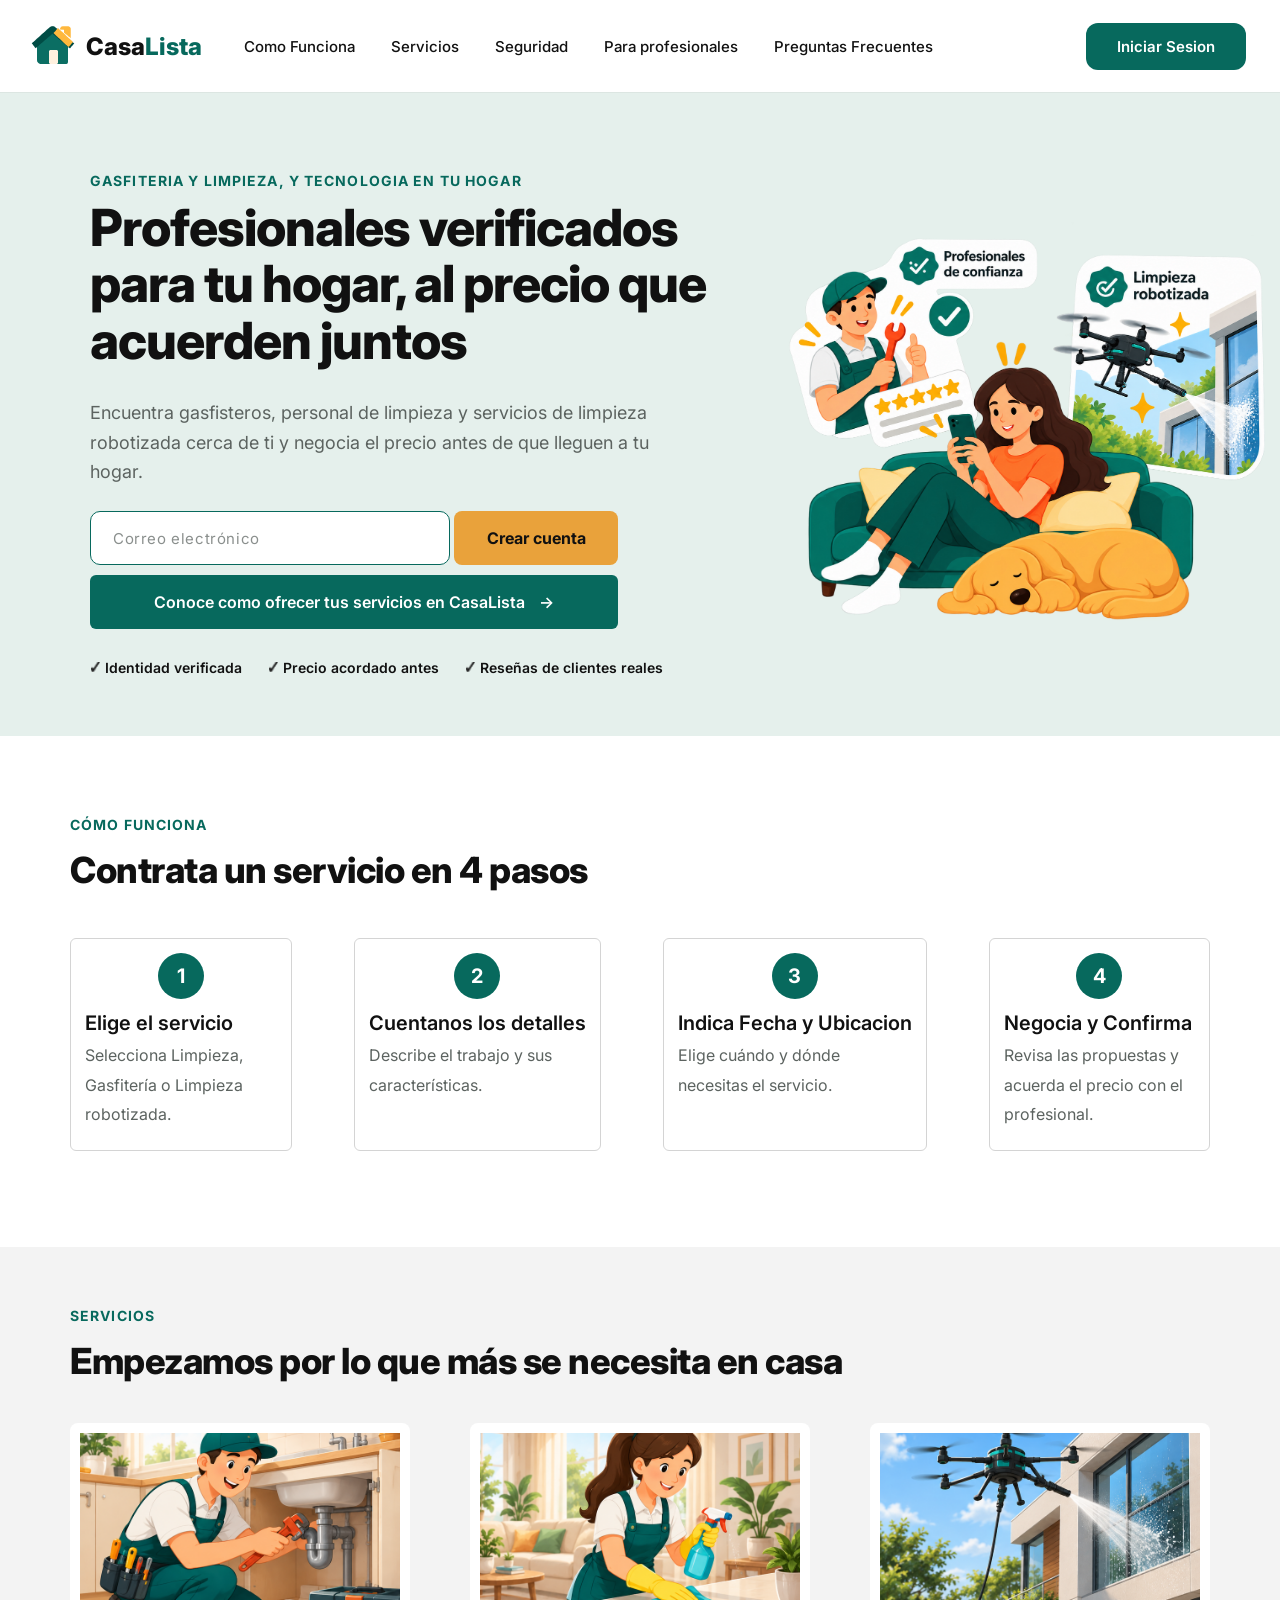
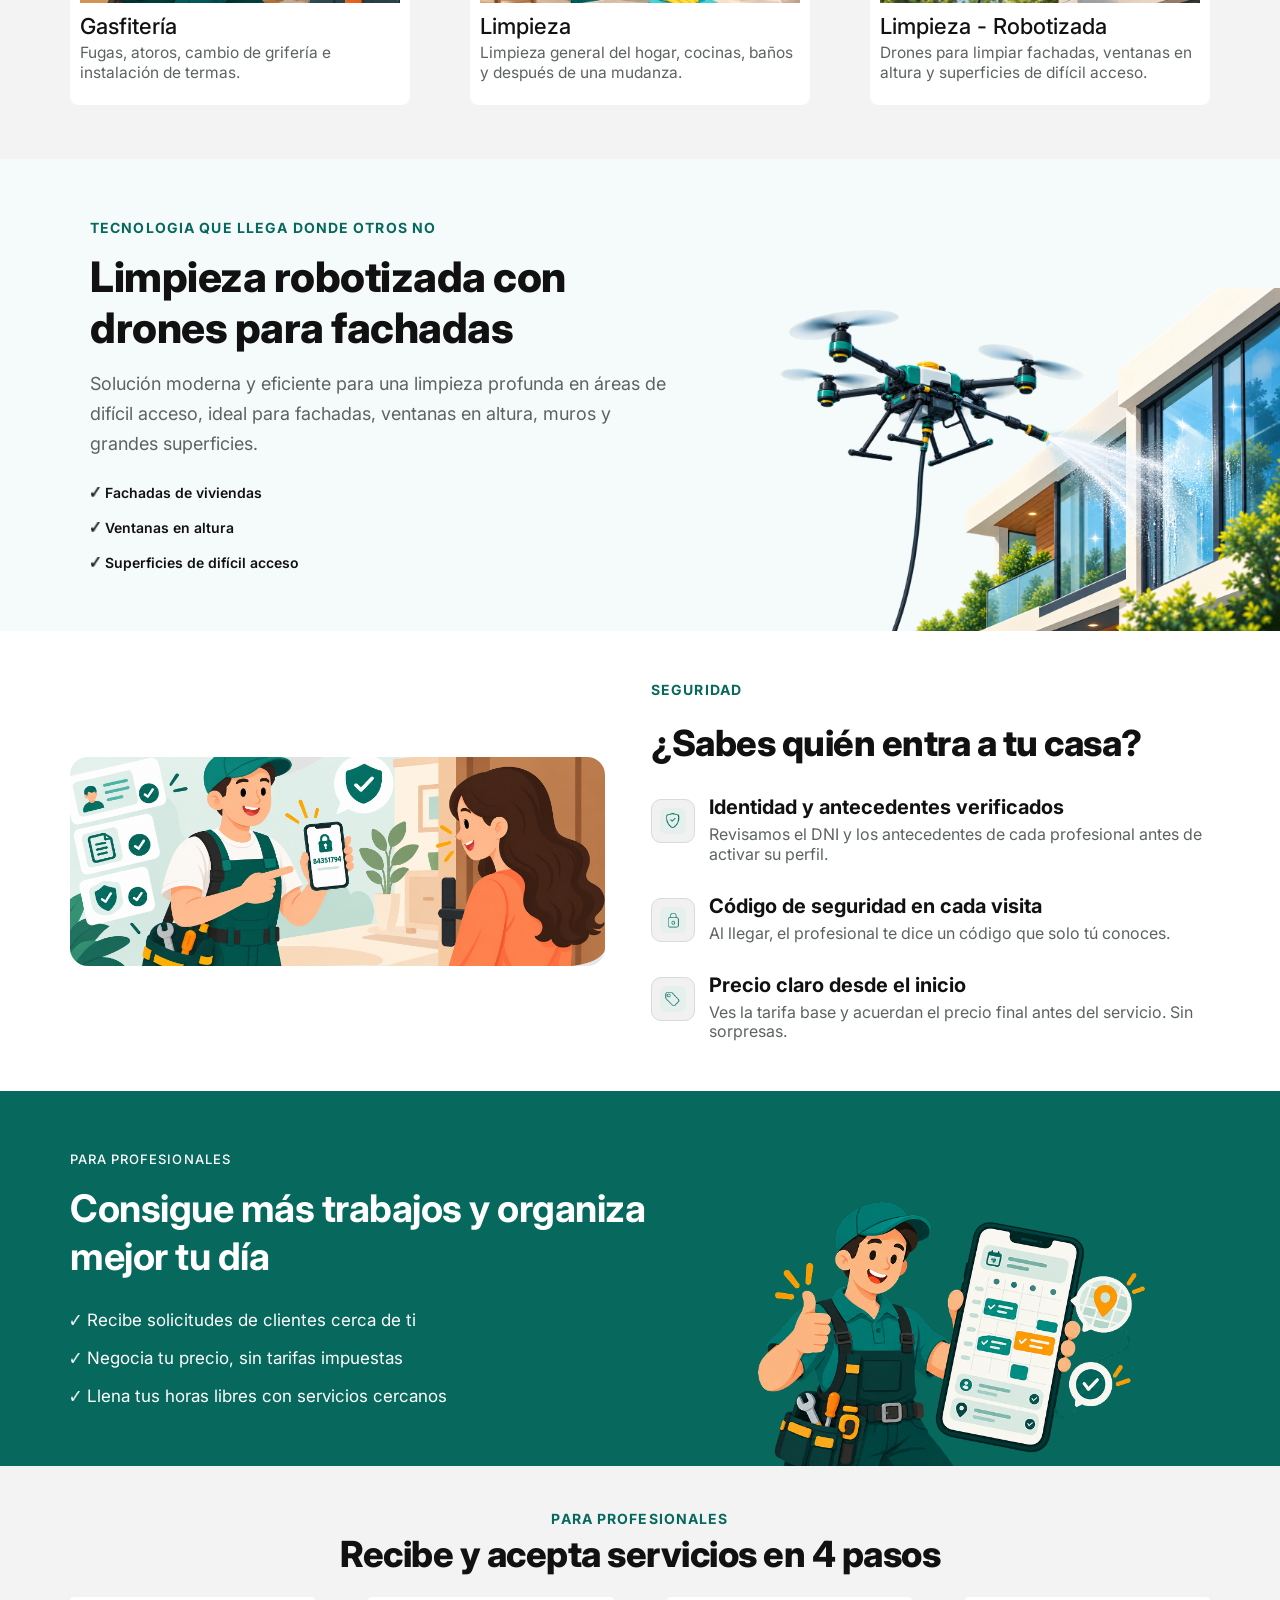
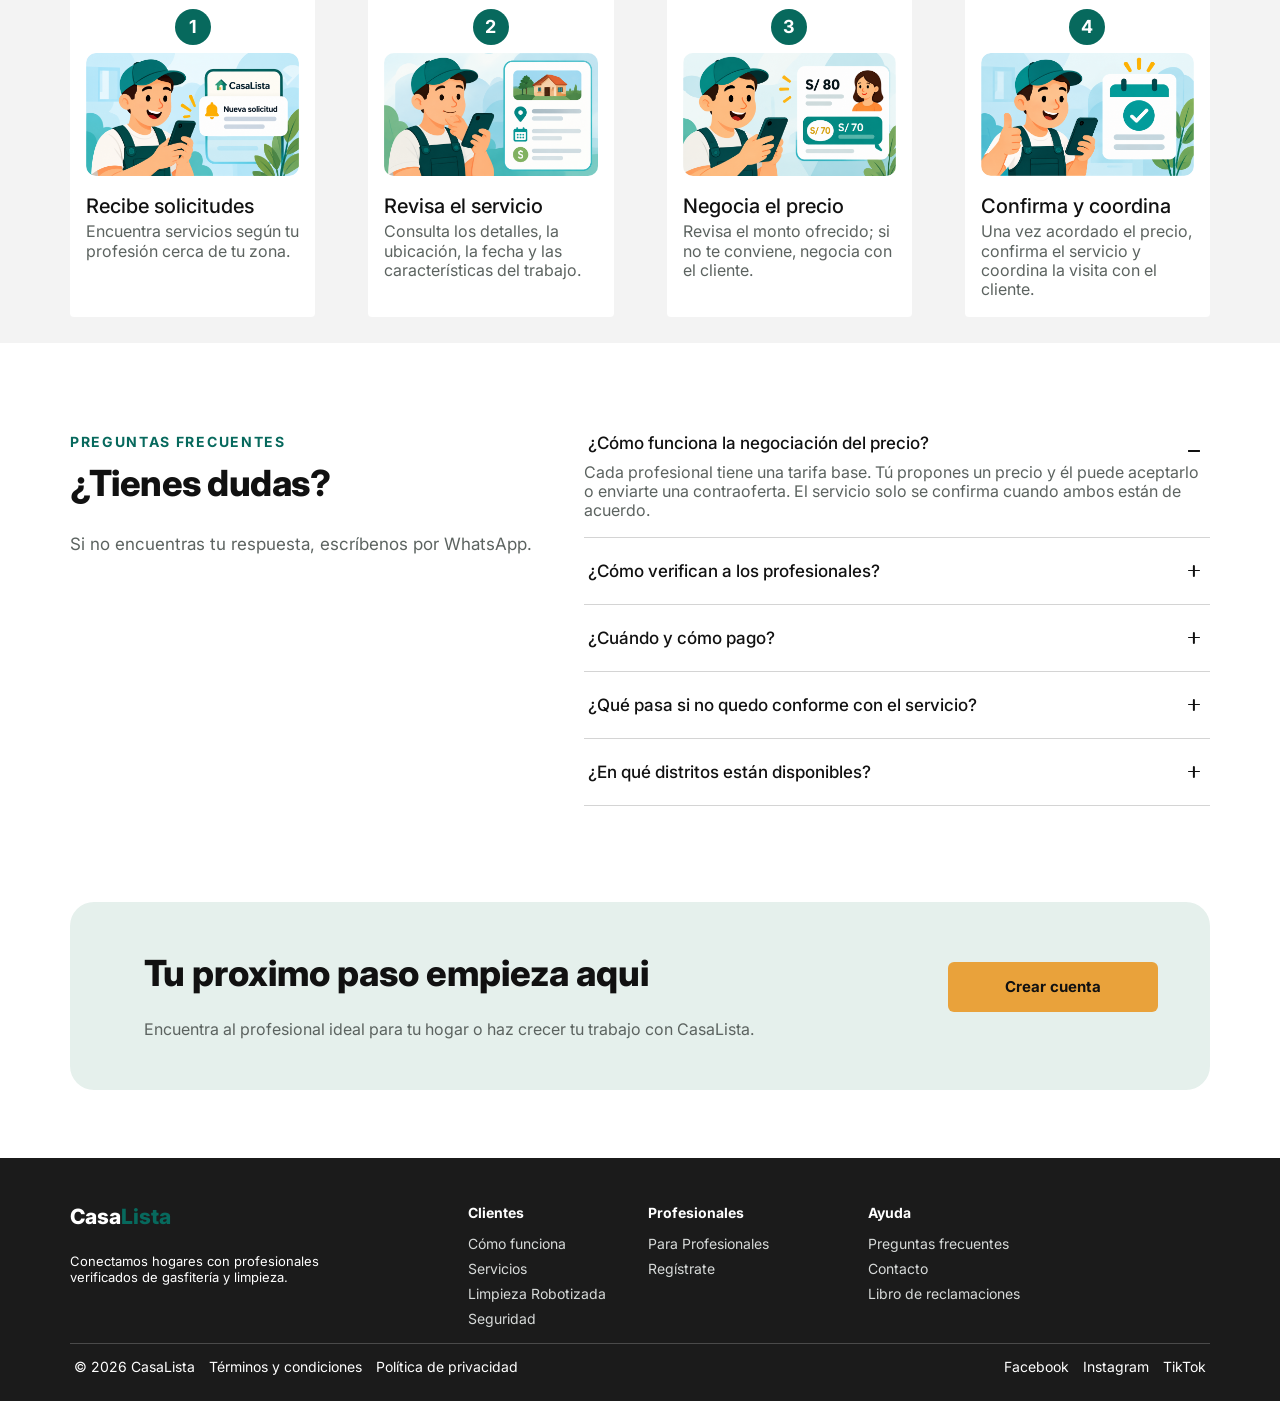
<file: LandingPage/index.html>
<!DOCTYPE html>
<html lang="es">
<head>
    <meta charset="UTF-8">
    <meta name="viewport" content="width=device-width, initial-scale=1.0">
    <title>CasaLista | Profesionales verificados para tu hogar</title>
    <link rel="icon" href="img/IconoLogo.png" type="image/png">
    <link rel="preconnect" href="https://fonts.googleapis.com">
    <link rel="preconnect" href="https://fonts.gstatic.com" crossorigin>
    <link href="https://fonts.googleapis.com/css2?family=Inter:wght@300;400;500;600;700;800&display=swap" rel="stylesheet">
    <link rel="stylesheet" href="style.css">
</head>
<body>

    <!--
        ICONOS PENDIENTES: los <img> con la clase "Icono" apuntan a img/iconos/.
        Mientras no existan, se reserva su espacio (recuadro punteado).
        Archivos esperados: IconoCheck.png, IconoCheckAmarillo.png, IconoMenu.png
    -->

    <!-- ================= CABECERA ================= -->
    <header class="Cabecera">
        <nav class="NavegadorContenedor">
            <a href="#Body1" class="LogoCasaLista">
                <img class="IconoLogo" src="img/IconoLogo.png" alt="">
                <span><span class="TextoLogoCasa">Casa</span><span class="TextoLogoLista">Lista</span></span>
            </a>

            <!-- Menú móvil sin JavaScript: el checkbox abre/cierra la lista -->
            <input type="checkbox" id="MenuToggle" class="MenuToggle">

            <ul class="NavegarLink" id="NavLink">
                <li><a href="#ComoFunciona">Como Funciona</a></li>
                <li><a href="#Servicios">Servicios</a></li>
                <li><a href="#Seguridad">Seguridad</a></li>
                <li><a href="#ParaProfesionales">Para profesionales</a></li>
                <li><a href="#PreguntasFrecuentes">Preguntas Frecuentes</a></li>
            </ul>

            <div class="ContenedorDerecha">
                <a class="BotonIniciarSesionCabecera" href="../Plataforma/auth/IniciarSesion.html">
                    <span class="SoloDesktop">Iniciar Sesion</span>
                    <span class="SoloMovil">Iniciar sesión</span>
                </a>
                <label for="MenuToggle" class="MenuBoton" aria-label="Abrir menú">
                    <span class="IconoHamburguesa" aria-hidden="true">
                    <span></span><span></span><span></span>
                    </span>
                </label>
            </div>
        </nav>
    </header>

    <main>
        <!-- ================= HERO ================= -->
        <section class="Body1" id="Body1">
            <div class="Contenedor Body1Grid">
                <div class="Contenedor1Body1">
                    <p class="Etiqueta">
                        <span class="SoloDesktop">GASFITERIA Y LIMPIEZA, Y TECNOLOGIA EN TU HOGAR</span>
                        <span class="SoloMovil">GASFITERÍA, LIMPIEZA Y TECNOLOGÍA EN TU HOGAR</span>
                    </p>

                    <h1 class="Frase2Body1">Profesionales verificados para tu hogar, al precio que acuerden juntos</h1>

                    <p class="Frase3Body1">Encuentra gasfisteros, personal de limpieza y servicios de limpieza robotizada cerca de ti y negocia el precio antes de que lleguen a tu hogar.</p>

                    <form class="CrearCuenta" id="FormCrearCuenta" novalidate>
                        <label for="EntradaEmail" class="SoloLector">Correo electrónico</label>
                        <input class="EntradaEmail" id="EntradaEmail" type="email" name="correo" placeholder="Correo electrónico" autocomplete="email" aria-describedby="ErrorEmail">
                        <button class="BotonCrearCuenta" type="submit">Crear cuenta</button>
                        <small class="ErrorEmail" id="ErrorEmail" role="alert"></small>
                    </form>

                    <a class="IrParaProfesionales" href="#ParaProfesionales">Conoce como ofrecer tus servicios en CasaLista <span aria-hidden="true">→</span></a>

                    <ul class="ListaChecks ChecksBody1">
                        <li><img class="Icono IconoCheck" src="img/iconos/IconoCheck.png" alt="">Identidad verificada</li>
                        <li><img class="Icono IconoCheck" src="img/iconos/IconoCheck.png" alt="">Precio acordado antes</li>
                        <li><img class="Icono IconoCheck" src="img/iconos/IconoCheck.png" alt="">Reseñas de clientes reales</li>
                    </ul>
                </div>

                <div class="Contenedor2Body1">
                    <img class="ImagenLandingContenedor2" src="img/LandingPage1.png" alt="Mujer en un sofá usando CasaLista junto a un profesional verificado y un dron de limpieza">
                </div>
            </div>
        </section>

        <!-- ================= CÓMO FUNCIONA ================= -->
        <section class="Body2" id="ComoFunciona">
            <div class="Contenedor">
                <p class="Etiqueta">CÓMO FUNCIONA</p>
                <h2 class="TituloSeccion">Contrata un servicio en 4 pasos</h2>

                <ol class="Contenedor1Body2">
                    <li class="PasosTarjeta">
                        <span class="NumeroPaso">1</span>
                        <h3>Elige el servicio</h3>
                        <p>Selecciona Limpieza, Gasfitería o Limpieza robotizada.</p>
                    </li>
                    <li class="PasosTarjeta">
                        <span class="NumeroPaso">2</span>
                        <h3>Cuentanos los detalles</h3>
                        <p>Describe el trabajo y sus características.</p>
                    </li>
                    <li class="PasosTarjeta">
                        <span class="NumeroPaso">3</span>
                        <h3>Indica Fecha y Ubicacion</h3>
                        <p>Elige cuándo y dónde necesitas el servicio.</p>
                    </li>
                    <li class="PasosTarjeta">
                        <span class="NumeroPaso">4</span>
                        <h3>Negocia y Confirma</h3>
                        <p>Revisa las propuestas y acuerda el precio con el profesional.</p>
                    </li>
                </ol>
            </div>
        </section>

        <!-- ================= SERVICIOS ================= -->
        <section class="Body3" id="Servicios">
            <div class="Contenedor">
                <p class="Etiqueta">SERVICIOS</p>
                <h2 class="TituloSeccion">Empezamos por lo que más se necesita en casa</h2>

                <div class="Contenedor1Body3">
                    <article class="ServicioTarjeta">
                        <img src="img/ServicioGasfiteria.png" alt="Gasfitero arreglando las tuberías de un lavabo">
                        <div>
                            <h3>Gasfitería</h3>
                            <p>Fugas, atoros, cambio de grifería e instalación de termas.</p>
                        </div>
                    </article>

                    <article class="ServicioTarjeta">
                        <img src="img/ServicioLimpieza.png" alt="Profesional de limpieza limpiando una mesa">
                        <div>
                            <h3>Limpieza</h3>
                            <p>Limpieza general del hogar, cocinas, baños y después de una mudanza.</p>
                        </div>
                    </article>

                    <article class="ServicioTarjeta">
                        <img src="img/ServicioLimpiezaRobotizado.png" alt="Dron limpiando las ventanas de un edificio">
                        <div>
                            <h3><span class="SoloDesktop">Limpieza - Robotizada</span><span class="SoloMovil">Limpieza robotizada</span></h3>
                            <p>Drones para limpiar fachadas, ventanas en altura y superficies de difícil acceso.</p>
                        </div>
                    </article>
                </div>
            </div>
        </section>

        <!-- ================= LIMPIEZA ROBOTIZADA ================= -->
        <section class="LimpiezaRobotizado">
            <div class="Contenedor LimpiezaRobotizadoGrid">
                <div class="Contenedor1LimpiezaRobotizado">
                    <p class="Etiqueta">TECNOLOGIA QUE LLEGA DONDE OTROS NO</p>
                    <h2 class="TituloSeccion">Limpieza robotizada con drones para fachadas</h2>
                    <p class="TextoLimpiezaRobotizado">Solución moderna y eficiente para una limpieza profunda en áreas de difícil acceso, ideal para fachadas, ventanas en altura, muros y grandes superficies.</p>
                    <ul class="ListaChecks ListaRobotizado">
                        <li><img class="Icono IconoCheck" src="img/iconos/IconoCheck.png" alt="">Fachadas de viviendas</li>
                        <li><img class="Icono IconoCheck" src="img/iconos/IconoCheck.png" alt="">Ventanas en altura</li>
                        <li><img class="Icono IconoCheck" src="img/iconos/IconoCheck.png" alt="">Superficies de difícil acceso</li>
                    </ul>
                </div>

                <div class="Contenedor2LimpiezaRobotizado">
                    <img src="img/DronLimpiando.png" alt="Dron limpiando con agua las ventanas de una casa">
                </div>
            </div>
        </section>

        <!-- ================= SEGURIDAD ================= -->
        <section class="Body4" id="Seguridad">
            <div class="Contenedor Body4Grid">
                <div class="Contenedor1Body4">
                    <img class="SeguridadBody4" src="img/SeguridadBody4.png" alt="Profesional mostrando su código de seguridad a una clienta en la puerta">
                </div>

                <div class="Contenedor2Body4">
                    <p class="Etiqueta">SEGURIDAD</p>
                    <h2 class="TituloSeccion">¿Sabes quién entra a tu casa?</h2>

                    <ul class="ListaSeguridad">
                        <li class="SeguridadTarjeta">
                            <span class="IconoSeguridad"><img src="img/IconoSeguridad1Body4.png" alt=""></span>
                            <div>
                                <h3>Identidad y antecedentes verificados</h3>
                                <p>Revisamos el DNI y los antecedentes de cada profesional antes de activar su perfil.</p>
                            </div>
                        </li>
                        <li class="SeguridadTarjeta">
                            <span class="IconoSeguridad"><img src="img/IconoSeguridad2Body4.png" alt=""></span>
                            <div>
                                <h3>Código de seguridad en cada visita</h3>
                                <p>Al llegar, el profesional te dice un código que solo tú conoces.</p>
                            </div>
                        </li>
                        <li class="SeguridadTarjeta">
                            <span class="IconoSeguridad"><img src="img/IconoSeguridad3Body4.png" alt=""></span>
                            <div>
                                <h3>Precio claro desde el inicio</h3>
                                <p>Ves la tarifa base y acuerdan el precio final antes del servicio. Sin sorpresas.</p>
                            </div>
                        </li>
                    </ul>
                </div>
            </div>
        </section>

        <!-- ================= PARA PROFESIONALES ================= -->
        <section class="Body5" id="ParaProfesionales">
            <div class="Contenedor Body5Grid">
                <div class="Contenedor1Body5">
                    <p class="Etiqueta EtiquetaClara">PARA PROFESIONALES</p>
                    <h2 class="TituloSeccion">Consigue más trabajos y organiza mejor tu día</h2>
                    <ul class="ListaChecks ListaBody5">
                        <li><img class="Icono IconoCheck" src="img/iconos/IconoCheckBlanco.png" alt="">Recibe solicitudes de clientes cerca de ti</li>
                        <li><img class="Icono IconoCheck" src="img/iconos/IconoCheckBlanco.png" alt="">Negocia tu precio, sin tarifas impuestas</li>
                        <li><img class="Icono IconoCheck" src="img/iconos/IconoCheckBlanco.png" alt="">Llena tus horas libres con servicios cercanos</li>
                    </ul>
                </div>
                <div class="Contenedor2Body5">
                    <img class="ParaProfesionalesBody5" src="img/ParaProfesionales.png" alt="Profesional levantando el pulgar junto a un celular con su agenda de servicios">
                </div>
            </div>
        </section>

        <!-- ================= PASOS PARA PROFESIONALES ================= -->
        <section class="PasosParaProfesionales">
            <div class="Contenedor">
                <p class="Etiqueta">PARA PROFESIONALES</p>
                <h2 class="TituloSeccion">Recibe y acepta servicios en 4 pasos</h2>

                <ol class="Contenedor1PasosParaProfesionales">
                    <li class="TarjetaPasosParaProfesionales">
                        <span class="NumeroPaso">1</span>
                        <img src="img/RecibeSolicitudes.png" alt="Profesional recibiendo una nueva solicitud en su celular">
                        <h3>Recibe solicitudes</h3>
                        <p>Encuentra servicios según tu profesión cerca de tu zona.</p>
                    </li>
                    <li class="TarjetaPasosParaProfesionales">
                        <span class="NumeroPaso">2</span>
                        <img src="img/RevisaElServicio.png" alt="Profesional revisando los detalles de un servicio">
                        <h3>Revisa el servicio</h3>
                        <p>Consulta los detalles, la ubicación, la fecha y las características del trabajo.</p>
                    </li>
                    <li class="TarjetaPasosParaProfesionales">
                        <span class="NumeroPaso">3</span>
                        <img src="img/NegociaElPrecio.png" alt="Profesional negociando el precio con una clienta">
                        <h3>Negocia el precio</h3>
                        <p>Revisa el monto ofrecido; si no te conviene, negocia con el cliente.</p>
                    </li>
                    <li class="TarjetaPasosParaProfesionales">
                        <span class="NumeroPaso">4</span>
                        <img src="img/ConfirmaYCoordina.png" alt="Profesional confirmando el servicio en su calendario">
                        <h3>Confirma y coordina</h3>
                        <p>Una vez acordado el precio, confirma el servicio y coordina la visita con el cliente.</p>
                    </li>
                </ol>
            </div>
        </section>

        <!-- ================= PREGUNTAS FRECUENTES ================= -->
        <!-- Acordeón con <details>: se abre y cierra sin JavaScript -->
        <section class="Body6" id="PreguntasFrecuentes">
            <div class="Contenedor Body6Grid">
                <div class="Contenedor1Body6">
                    <p class="Etiqueta">PREGUNTAS FRECUENTES</p>
                    <h2 class="TituloSeccion">¿Tienes dudas?</h2>
                    <p class="TextoBody6">Si no encuentras tu respuesta, escríbenos por WhatsApp.</p>
                </div>

                <div class="ListaPreguntas">
                    <details class="Pregunta" open>
                        <summary>¿Cómo funciona la negociación del precio?</summary>
                        <p>Cada profesional tiene una tarifa base. Tú propones un precio y él puede aceptarlo o enviarte una contraoferta. El servicio solo se confirma cuando ambos están de acuerdo.</p>
                    </details>
                    <details class="Pregunta">
                        <summary>¿Cómo verifican a los profesionales?</summary>
                        <p>Revisamos el DNI y los antecedentes de cada profesional antes de activar su perfil en CasaLista.</p>
                    </details>
                    <details class="Pregunta">
                        <summary>¿Cuándo y cómo pago?</summary>
                        <p>Pagas cuando el servicio termina, por el monto que acordaron antes de la visita.</p>
                    </details>
                    <details class="Pregunta">
                        <summary>¿Qué pasa si no quedo conforme con el servicio?</summary>
                        <p>Puedes reportarlo desde la app y nuestro equipo revisará tu caso para darte una solución.</p>
                    </details>
                    <details class="Pregunta">
                        <summary>¿En qué distritos están disponibles?</summary>
                        <p>Por ahora atendemos en distritos de Lima Metropolitana y seguimos ampliando nuestra cobertura.</p>
                    </details>
                </div>
            </div>
        </section>

        <!-- ================= LLAMADO FINAL ================= -->
        <section class="BodyCTA">
            <div class="Contenedor">
                <div class="TarjetaCTA">
                    <div>
                        <h2>
                            <span class="SoloDesktop">Tu proximo paso empieza aqui</span>
                            <span class="SoloMovil">Tu hogar, en buenas manos</span>
                        </h2>
                        <p>
                            <span class="SoloDesktop">Encuentra al profesional ideal para tu hogar o haz crecer tu trabajo con CasaLista.</span>
                            <span class="SoloMovil">Crea tu cuenta en CasaLista y pide tu primer servicio hoy.</span>
                        </p>
                    </div>
                    <a class="BotonCTA" href="../Plataforma/auth/CrearCuentaCliente.html">Crear cuenta</a>
                </div>
            </div>
        </section>
    </main>

    <!-- ================= FOOTER ================= -->
    <footer class="Body7">
        <div class="Contenedor">
            <div class="Body7Grid">
                <div class="Contenedor1Body7">
                    <span class="FooterLogo"><span class="FooterTextoLogoCasa">Casa</span><span class="FooterTextoLogoLista">Lista</span></span>
                    <p>Conectamos hogares con profesionales verificados de gasfitería y limpieza.</p>
                </div>

                <div class="Contenedor2Body7">
                    <div class="TarjetaBody7">
                        <h3>Clientes</h3>
                        <ul>
                            <li><a href="#ComoFunciona">Cómo funciona</a></li>
                            <li><a href="#Servicios">Servicios</a></li>
                            <li><a href="#Servicios">Limpieza Robotizada</a></li>
                            <li><a href="#Seguridad">Seguridad</a></li>
                        </ul>
                    </div>
                    <div class="TarjetaBody7">
                        <h3>Profesionales</h3>
                        <ul>
                            <li><a href="#ParaProfesionales">Para Profesionales</a></li>
                            <li><a href="../Plataforma/auth/CrearCuentaProfesional.html">Regístrate</a></li>
                        </ul>
                    </div>
                    <div class="TarjetaBody7">
                        <h3>Ayuda</h3>
                        <ul>
                            <li><a href="#PreguntasFrecuentes">Preguntas frecuentes</a></li>
                            <li><a href="#">Contacto</a></li>
                            <li><a href="#">Libro de reclamaciones</a></li>
                        </ul>
                    </div>
                </div>
            </div>

            <div class="FooterInferior">
                <div class="FooterLegal">
                    <span>© 2026 CasaLista</span>
                    <a href="#">Términos y condiciones</a>
                    <a href="#">Política de privacidad</a>
                </div>
                <div class="FooterRedes">
                    <a href="#">Facebook</a>
                    <a href="#">Instagram</a>
                    <a href="#">TikTok</a>
                </div>
            </div>
        </div>
    </footer>

    <script src="script.js"></script>
</body>
</html>
</file>
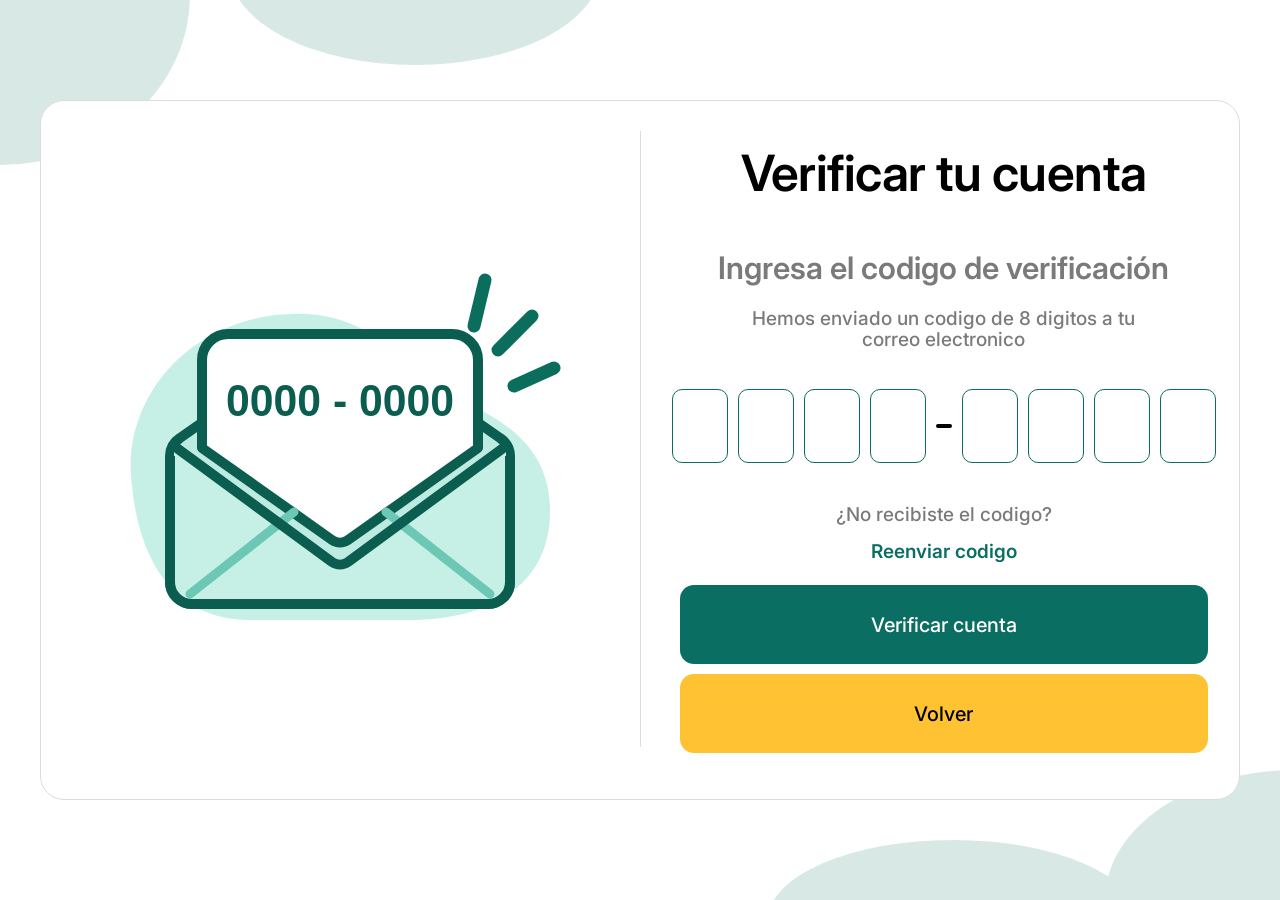
<file: Plataforma/auth/CodigoVerificacion.html>
<!DOCTYPE html>
<html lang="es">
<head>
  <meta charset="UTF-8">
  <meta name="viewport" content="width=device-width, initial-scale=1.0">
  <meta name="theme-color" content="#ffffff">
  <title>Verificar tu cuenta | CasaLista</title>
  <link rel="icon" href="assets/IconoLogo.png" type="image/png">
  <link rel="preconnect" href="https://fonts.googleapis.com">
  <link rel="preconnect" href="https://fonts.gstatic.com" crossorigin>
  <link href="https://fonts.googleapis.com/css2?family=Inter:wght@400;500;600;700;800&display=swap" rel="stylesheet">
  <link rel="stylesheet" href="CodigoVerificacion.css">
</head>
<body>
  <main class="page">
    <!-- Manchas decorativas del fondo (solo escritorio) -->
    <span class="decor decor-top-left" aria-hidden="true"></span>
    <span class="decor decor-top-center" aria-hidden="true"></span>
    <span class="decor decor-bottom-center" aria-hidden="true"></span>
    <span class="decor decor-bottom-right" aria-hidden="true"></span>

    <section class="card">
      <div class="illustration">
        <img src="assets/SobreCodigo.svg" alt="Sobre abierto con una carta que muestra un código de verificación">
      </div>

      <div class="divider" aria-hidden="true"></div>

      <div class="form-section">
        <h1 class="title">Verificar tu cuenta</h1>
        <h2 class="subtitle">Ingresa el codigo de verificación</h2>
        <p class="description">Hemos enviado un codigo de 8 digitos a tu correo electronico</p>

        <form id="verificationForm" class="form" novalidate>
          <fieldset class="code-inputs" id="codeInputs" aria-describedby="message">
            <legend class="sr-only">Código de verificación de 8 dígitos</legend>
            <input type="text" inputmode="numeric" maxlength="1" autocomplete="one-time-code" aria-label="Dígito 1">
            <input type="text" inputmode="numeric" maxlength="1" autocomplete="off" aria-label="Dígito 2">
            <input type="text" inputmode="numeric" maxlength="1" autocomplete="off" aria-label="Dígito 3">
            <input type="text" inputmode="numeric" maxlength="1" autocomplete="off" aria-label="Dígito 4">
            <span class="separator" aria-hidden="true"></span>
            <input type="text" inputmode="numeric" maxlength="1" autocomplete="off" aria-label="Dígito 5">
            <input type="text" inputmode="numeric" maxlength="1" autocomplete="off" aria-label="Dígito 6">
            <input type="text" inputmode="numeric" maxlength="1" autocomplete="off" aria-label="Dígito 7">
            <input type="text" inputmode="numeric" maxlength="1" autocomplete="off" aria-label="Dígito 8">
          </fieldset>

          <p class="message" id="message" role="alert" aria-live="polite"></p>

          <div class="resend">
            <p>¿No recibiste el codigo?</p>
            <button type="button" class="resend-btn">Reenviar codigo</button>
          </div>

          <div class="buttons">
            <button type="submit" class="btn btn-verify">Verificar cuenta</button>
            <button type="button" class="btn btn-back" id="backBtn">Volver</button>
          </div>
        </form>
      </div>
    </section>
  </main>

  <script src="CodigoVerificacion.js"></script>
</body>
</html>
</file>
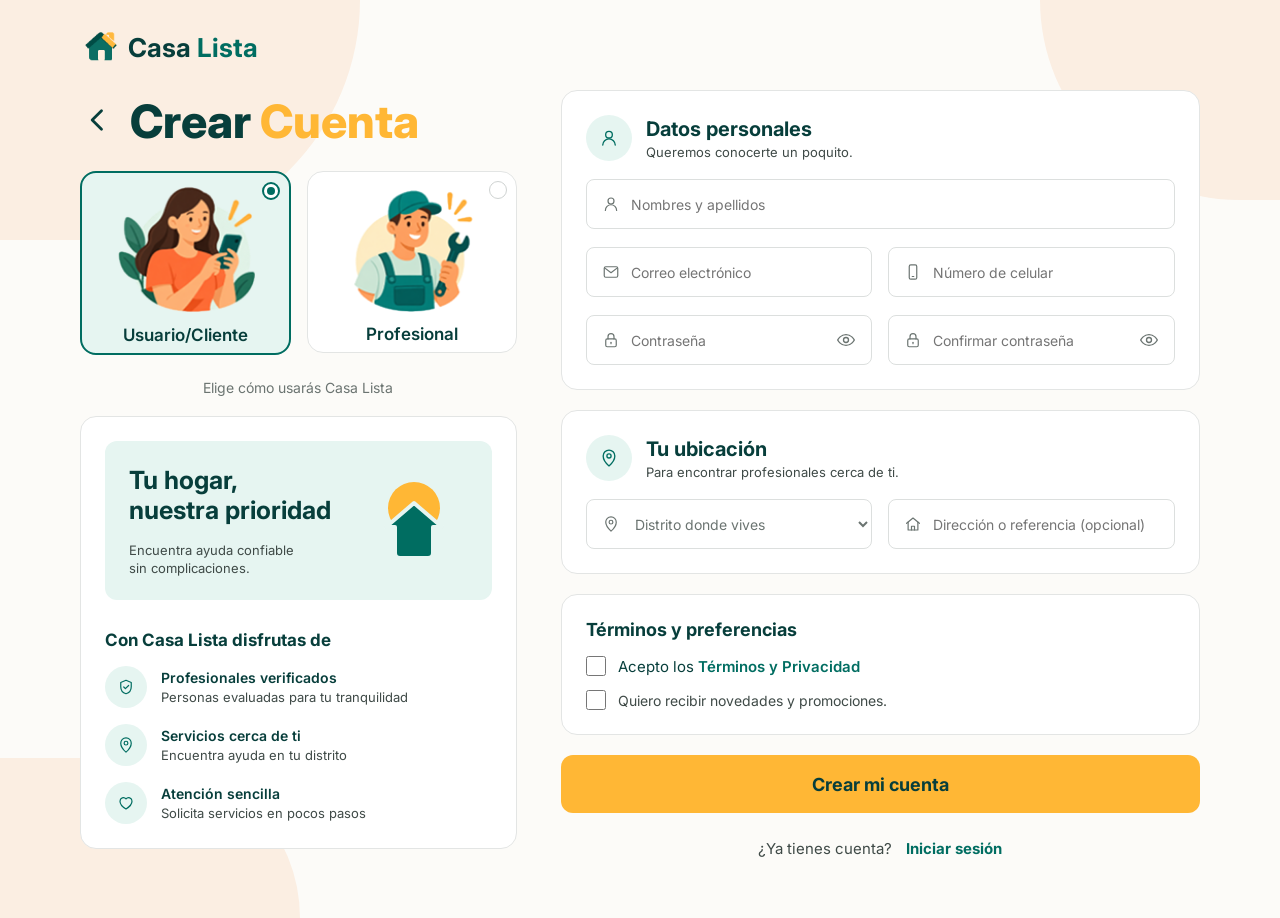
<file: Plataforma/auth/CrearCuentaCliente.html>
<!DOCTYPE html>
<html lang="es">
<head>
    <meta charset="UTF-8">
    <meta name="viewport" content="width=device-width, initial-scale=1.0">
    <title>CasaLista - Crear cuenta</title>
    <!-- Fuente Inter desde Google Fonts -->
    <link href="https://fonts.googleapis.com/css2?family=Inter:wght@400;500;600;700;800&display=swap" rel="stylesheet">
    <link rel="icon" href="assets/IconoLogo.png" type="image/png">
    <link rel="stylesheet" href="CrearCuentaCliente.css">
</head>
<body>
    <!-- Manchas decorativas del fondo (círculos color durazno en las esquinas) -->
    <div class="Mancha ManchaArribaIzquierda"></div>
    <div class="Mancha ManchaArribaDerecha"></div>
    <div class="Mancha ManchaAbajoIzquierda"></div>
    <div class="Mancha ManchaAbajoDerecha"></div>

    <main class="ContenedorPrincipal">

        <!-- COLUMNA IZQUIERDA: logo, título, tipo de cuenta y "Tu hogar" (solo escritorio) -->
        <div class="ColumnaIzquierda">
            <header class="Encabezado">
                <div class="Logo">
                    <img src="assets/IconoLogo.png" alt="Logo de Casa Lista">
                    <span class="TextoLogo">Casa <span class="TextoLogoLista">Lista</span></span>
                </div>

                <div class="Titulo">
                    <a class="BotonVolver" href="IniciarSesion.html">
                        <img src="assets/iconos/IconoFlechaIzquierda.svg" alt="Volver">
                    </a>
                    <h1>Crear <span class="TituloCuenta">Cuenta</span></h1>
                </div>
            </header>

            <!-- Tipo de cuenta: cada tarjeta es un enlace a su página de registro -->
            <nav class="TipoCuenta">
                <div class="TarjetasTipo">
                    <a class="TarjetaTipo TarjetaSeleccionada" href="CrearCuentaCliente.html">
                        <div class="FilaRadio">
                            <span class="CirculoRadio"><span class="PuntoRadio"></span></span>
                        </div>
                        <img src="assets/RegistroCliente.png" alt="Mujer usando su celular">
                        <span class="NombreTipo">Usuario/Cliente</span>
                    </a>
                    <a class="TarjetaTipo" href="CrearCuentaProfesional.html">
                        <div class="FilaRadio">
                            <span class="CirculoRadio"></span>
                        </div>
                        <img src="assets/RegistroProfesional.png" alt="Gasfitero sosteniendo una llave">
                        <span class="NombreTipo">Profesional</span>
                    </a>
                </div>
                <p class="AyudaTipo">Elige cómo usarás Casa Lista</p>
            </nav>

            <!-- "Tu hogar" versión escritorio (en móvil se oculta) -->
            <section class="Tarjeta TarjetaHogar SoloEscritorio">
                <div class="CajaHogar">
                    <div>
                        <h2>Tu hogar,<br>nuestra prioridad</h2>
                        <p>Encuentra ayuda confiable<br>sin complicaciones.</p>
                    </div>
                    <img src="assets/CasaHogar.svg" alt="">
                </div>
                <h3 class="TituloBeneficios">Con Casa Lista disfrutas de</h3>
                <ul class="ListaBeneficios">
                    <li>
                        <span class="CirculoIcono"><img src="assets/iconos/IconoEscudoVerde.svg" alt=""></span>
                        <div>
                            <p class="NombreBeneficio">Profesionales verificados</p>
                            <p class="DetalleBeneficio">Personas evaluadas para tu tranquilidad</p>
                        </div>
                    </li>
                    <li>
                        <span class="CirculoIcono"><img src="assets/iconos/IconoUbicacionVerde.svg" alt=""></span>
                        <div>
                            <p class="NombreBeneficio">Servicios cerca de ti</p>
                            <p class="DetalleBeneficio">Encuentra ayuda en tu distrito</p>
                        </div>
                    </li>
                    <li>
                        <span class="CirculoIcono"><img src="assets/iconos/IconoCorazonVerde.svg" alt=""></span>
                        <div>
                            <p class="NombreBeneficio">Atención sencilla</p>
                            <p class="DetalleBeneficio">Solicita servicios en pocos pasos</p>
                        </div>
                    </li>
                </ul>
            </section>
        </div>

        <!-- COLUMNA DERECHA: formulario de registro -->
        <div class="ColumnaDerecha">
            <!-- novalidate: desactiva los avisos del navegador; validamos con CrearCuenta.js -->
            <form class="FormularioRegistro" id="FormularioCliente" novalidate>

                <!-- Datos personales -->
                <section class="Tarjeta">
                    <div class="CabeceraTarjeta">
                        <span class="CirculoIcono CirculoIconoGrande"><img src="assets/iconos/IconoUsuarioVerde.svg" alt=""></span>
                        <div>
                            <h2>Datos personales</h2>
                            <p>Queremos conocerte un poquito.</p>
                        </div>
                    </div>

                    <!-- Cada FilaCampos es una columna en móvil y una fila de dos en escritorio -->
                    <div class="GrupoCampos">
                        <div class="FilaCampos">
                            <div class="Campo">
                                <div class="CampoEntrada">
                                    <label class="IconoCampo" for="Nombres"><img src="assets/iconos/IconoUsuario.svg" alt="Nombres y apellidos"></label>
                                    <input type="text" id="Nombres" placeholder="Nombres y apellidos">
                                </div>
                                <p class="MensajeError" id="ErrorNombres"></p>
                            </div>
                        </div>

                        <div class="FilaCampos">
                            <div class="Campo">
                                <div class="CampoEntrada">
                                    <label class="IconoCampo" for="Correo"><img src="assets/iconos/IconoCorreo.svg" alt="Correo electrónico"></label>
                                    <input type="email" id="Correo" placeholder="Correo electrónico">
                                </div>
                                <p class="MensajeError" id="ErrorCorreo"></p>
                            </div>
                            <div class="Campo">
                                <div class="CampoEntrada">
                                    <label class="IconoCampo" for="Celular"><img src="assets/iconos/IconoCelular.svg" alt="Número de celular"></label>
                                    <input type="tel" id="Celular" placeholder="Número de celular" maxlength="9">
                                </div>
                                <p class="MensajeError" id="ErrorCelular"></p>
                            </div>
                        </div>

                        <div class="FilaCampos">
                            <div class="Campo">
                                <div class="CampoEntrada CampoConOjo">
                                    <label class="IconoCampo" for="Contrasena"><img src="assets/iconos/IconoCandado.svg" alt="Contraseña"></label>
                                    <input type="password" id="Contrasena" placeholder="Contraseña">
                                    <button type="button" class="BotonOjo" id="OjoContrasena"><img src="assets/iconos/IconoOjo.svg" alt="Mostrar contraseña"></button>
                                </div>
                                <p class="MensajeError" id="ErrorContrasena"></p>
                            </div>
                            <div class="Campo">
                                <div class="CampoEntrada CampoConOjo">
                                    <label class="IconoCampo" for="ConfirmarContrasena"><img src="assets/iconos/IconoCandado.svg" alt="Confirmar contraseña"></label>
                                    <input type="password" id="ConfirmarContrasena" placeholder="Confirmar contraseña">
                                    <button type="button" class="BotonOjo" id="OjoConfirmar"><img src="assets/iconos/IconoOjo.svg" alt="Mostrar contraseña"></button>
                                </div>
                                <p class="MensajeError" id="ErrorConfirmarContrasena"></p>
                            </div>
                        </div>
                    </div>
                </section>

                <!-- Tu ubicación -->
                <section class="Tarjeta">
                    <div class="CabeceraTarjeta">
                        <span class="CirculoIcono CirculoIconoGrande"><img src="assets/iconos/IconoUbicacionVerde.svg" alt=""></span>
                        <div>
                            <h2>Tu ubicación</h2>
                            <p>Para encontrar profesionales cerca de ti.</p>
                        </div>
                    </div>

                    <div class="GrupoCampos">
                        <div class="FilaCampos">
                            <div class="Campo">
                                <div class="CampoEntrada">
                                    <label class="IconoCampo" for="Distrito"><img src="assets/iconos/IconoUbicacion.svg" alt="Distrito donde vives"></label>
                                    <select id="Distrito">
                                        <option value="">Distrito donde vives</option>
                                        <option value="Ate">Ate</option>
                                        <option value="Barranco">Barranco</option>
                                        <option value="Breña">Breña</option>
                                        <option value="Chorrillos">Chorrillos</option>
                                        <option value="Comas">Comas</option>
                                        <option value="Jesús María">Jesús María</option>
                                        <option value="La Molina">La Molina</option>
                                        <option value="La Victoria">La Victoria</option>
                                        <option value="Lince">Lince</option>
                                        <option value="Los Olivos">Los Olivos</option>
                                        <option value="Magdalena del Mar">Magdalena del Mar</option>
                                        <option value="Miraflores">Miraflores</option>
                                        <option value="Pueblo Libre">Pueblo Libre</option>
                                        <option value="San Borja">San Borja</option>
                                        <option value="San Isidro">San Isidro</option>
                                        <option value="San Juan de Lurigancho">San Juan de Lurigancho</option>
                                        <option value="San Juan de Miraflores">San Juan de Miraflores</option>
                                        <option value="San Martín de Porres">San Martín de Porres</option>
                                        <option value="San Miguel">San Miguel</option>
                                        <option value="Santiago de Surco">Santiago de Surco</option>
                                        <option value="Surquillo">Surquillo</option>
                                        <option value="Villa El Salvador">Villa El Salvador</option>
                                    </select>
                                </div>
                                <p class="MensajeError" id="ErrorDistrito"></p>
                            </div>
                            <div class="Campo">
                                <div class="CampoEntrada">
                                    <label class="IconoCampo" for="Direccion"><img src="assets/iconos/IconoCasa.svg" alt="Dirección o referencia (opcional)"></label>
                                    <input type="text" id="Direccion" placeholder="Dirección o referencia (opcional)">
                                </div>
                            </div>
                        </div>
                    </div>
                </section>

                <!-- "Tu hogar" versión móvil (en escritorio se oculta; allí está en la columna izquierda) -->
                <section class="Tarjeta TarjetaHogar SoloMovil">
                    <div class="CajaHogar">
                        <div>
                            <h2>Tu hogar,<br>nuestra prioridad</h2>
                            <p>Encuentra ayuda confiable<br>sin complicaciones.</p>
                        </div>
                        <img src="assets/CasaHogar.svg" alt="">
                    </div>
                    <h3 class="TituloBeneficios">Con Casa Lista disfrutas de</h3>
                    <ul class="ListaBeneficios">
                        <li>
                            <span class="CirculoIcono"><img src="assets/iconos/IconoEscudoVerde.svg" alt=""></span>
                            <div>
                                <p class="NombreBeneficio">Profesionales verificados</p>
                                <p class="DetalleBeneficio">Personas evaluadas para tu tranquilidad</p>
                            </div>
                        </li>
                        <li>
                            <span class="CirculoIcono"><img src="assets/iconos/IconoUbicacionVerde.svg" alt=""></span>
                            <div>
                                <p class="NombreBeneficio">Servicios cerca de ti</p>
                                <p class="DetalleBeneficio">Encuentra ayuda en tu distrito</p>
                            </div>
                        </li>
                        <li>
                            <span class="CirculoIcono"><img src="assets/iconos/IconoCorazonVerde.svg" alt=""></span>
                            <div>
                                <p class="NombreBeneficio">Atención sencilla</p>
                                <p class="DetalleBeneficio">Solicita servicios en pocos pasos</p>
                            </div>
                        </li>
                    </ul>
                </section>

                <!-- Términos y preferencias -->
                <section class="Tarjeta TarjetaTerminos">
                    <h2>Términos y preferencias</h2>
                    <div class="Casilla">
                        <input type="checkbox" id="Terminos">
                        <label for="Terminos">Acepto los <a href="#">Términos y Privacidad</a></label>
                    </div>
                    <p class="MensajeError" id="ErrorTerminos"></p>
                    <div class="Casilla CasillaSecundaria">
                        <input type="checkbox" id="Novedades">
                        <label for="Novedades">Quiero recibir novedades y promociones.</label>
                    </div>
                </section>

                <!-- Aquí aparece "¡Cuenta creada!" cuando todo está bien -->
                <p class="MensajeExito" id="MensajeExito"></p>

                <button type="submit" class="BotonCrearCuenta" id="BotonCrearCuenta">Crear mi cuenta</button>
            </form>

            <footer class="PieRegistro">
                <p>¿Ya tienes cuenta? <a href="IniciarSesion.html">Iniciar sesión</a></p>
            </footer>
        </div>
    </main>

    <script src="CrearCuenta.js"></script>
</body>
</html>
</file>
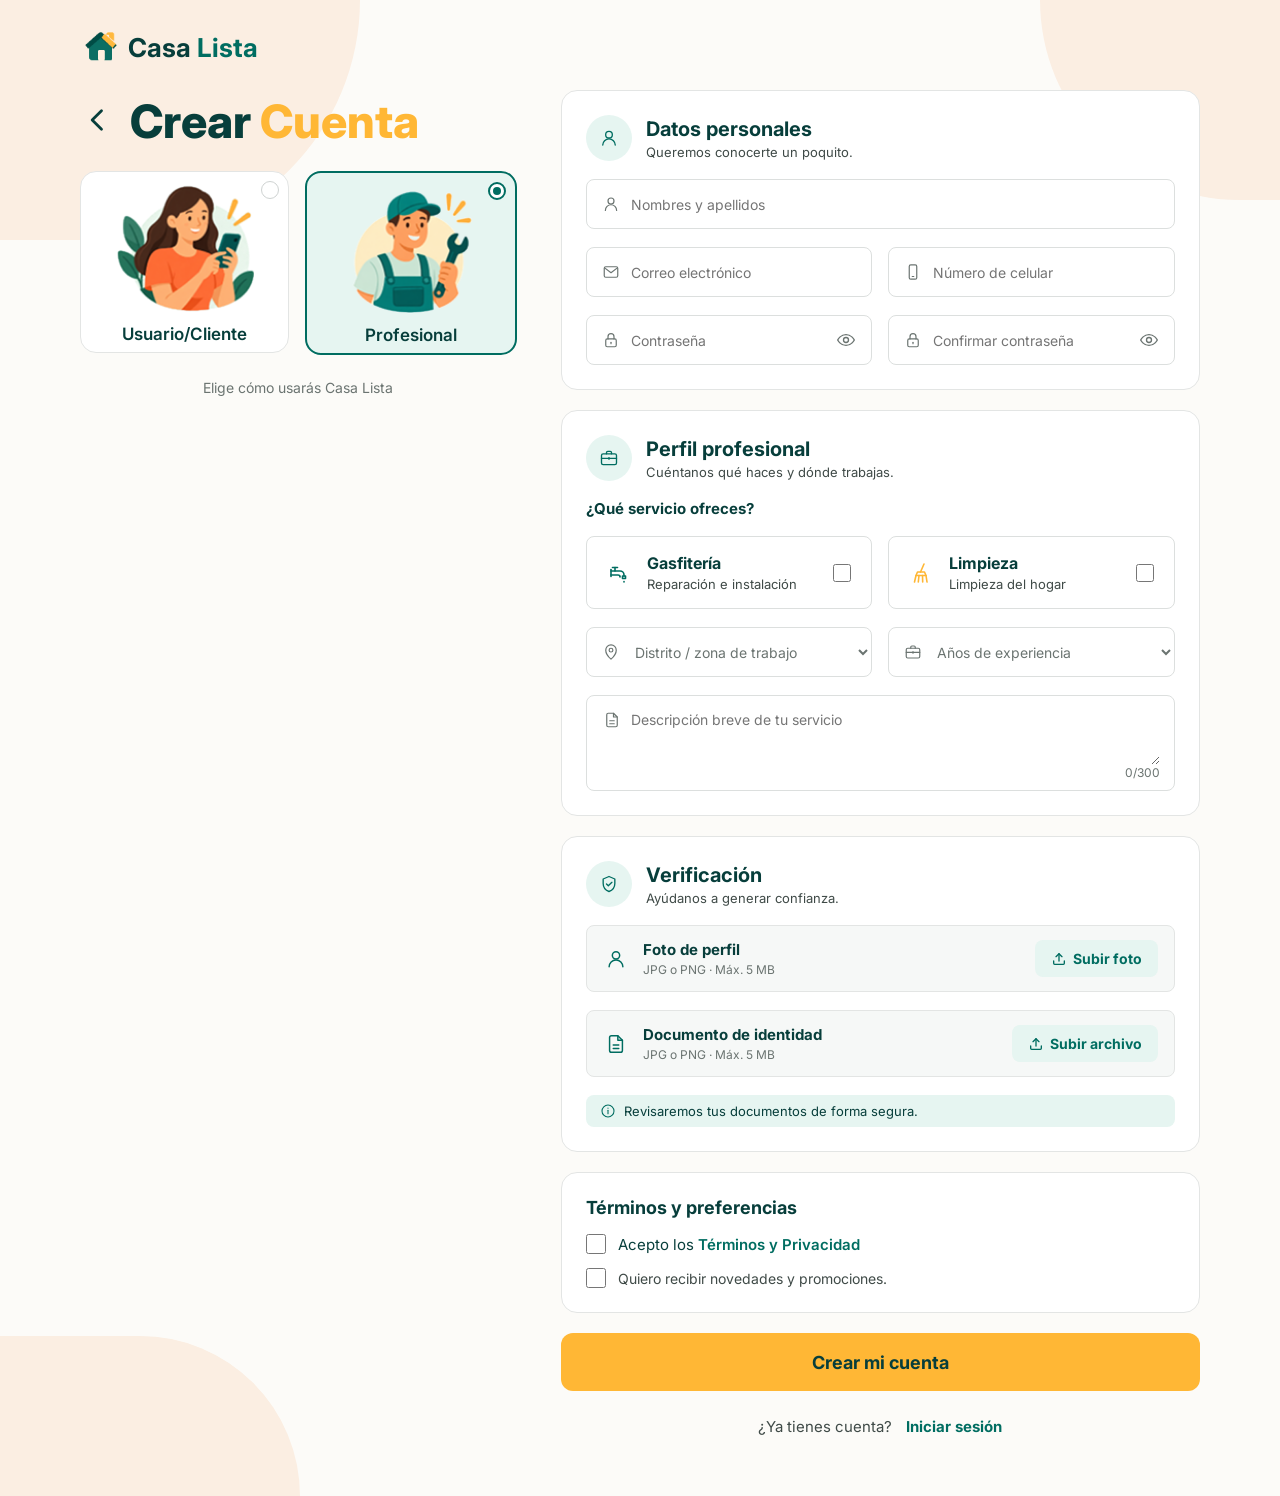
<file: Plataforma/auth/CrearCuentaProfesional.html>
<!DOCTYPE html>
<html lang="es">
<head>
    <meta charset="UTF-8">
    <meta name="viewport" content="width=device-width, initial-scale=1.0">
    <title>CasaLista - Crear cuenta</title>
    <!-- Fuente Inter desde Google Fonts -->
    <link href="https://fonts.googleapis.com/css2?family=Inter:wght@400;500;600;700;800&display=swap" rel="stylesheet">
    <link rel="icon" href="assets/IconoLogo.png" type="image/png">
    <link rel="stylesheet" href="CrearCuentaProfesional.css">
</head>
<body>
    <!-- Manchas decorativas del fondo (círculos color durazno en las esquinas) -->
    <div class="Mancha ManchaArribaIzquierda"></div>
    <div class="Mancha ManchaArribaDerecha"></div>
    <div class="Mancha ManchaAbajoIzquierda"></div>
    <div class="Mancha ManchaAbajoDerecha"></div>

    <main class="ContenedorPrincipal">

        <!-- COLUMNA IZQUIERDA: logo, título y tipo de cuenta (igual que en Cliente) -->
        <div class="ColumnaIzquierda">
            <header class="Encabezado">
                <div class="Logo">
                    <img src="assets/IconoLogo.png" alt="Logo de Casa Lista">
                    <span class="TextoLogo">Casa <span class="TextoLogoLista">Lista</span></span>
                </div>

                <div class="Titulo">
                    <a class="BotonVolver" href="IniciarSesion.html">
                        <img src="assets/iconos/IconoFlechaIzquierda.svg" alt="Volver">
                    </a>
                    <h1>Crear <span class="TituloCuenta">Cuenta</span></h1>
                </div>
            </header>

            <!-- Tipo de cuenta: cada tarjeta es un enlace a su página de registro -->
            <nav class="TipoCuenta">
                <div class="TarjetasTipo">
                    <a class="TarjetaTipo" href="CrearCuentaCliente.html">
                        <div class="FilaRadio">
                            <span class="CirculoRadio"></span>
                        </div>
                        <img src="assets/RegistroCliente.png" alt="Mujer usando su celular">
                        <span class="NombreTipo">Usuario/Cliente</span>
                    </a>
                    <a class="TarjetaTipo TarjetaSeleccionada" href="CrearCuentaProfesional.html">
                        <div class="FilaRadio">
                            <span class="CirculoRadio"><span class="PuntoRadio"></span></span>
                        </div>
                        <img src="assets/RegistroProfesional.png" alt="Gasfitero sosteniendo una llave">
                        <span class="NombreTipo">Profesional</span>
                    </a>
                </div>
                <p class="AyudaTipo">Elige cómo usarás Casa Lista</p>
            </nav>

        </div>

        <!-- COLUMNA DERECHA: formulario de registro -->
        <div class="ColumnaDerecha">
            <!-- novalidate: desactiva los avisos del navegador; validamos con CrearCuenta.js -->
            <form class="FormularioRegistro" id="FormularioProfesional" novalidate>

                <!-- Datos personales -->
                <section class="Tarjeta">
                    <div class="CabeceraTarjeta">
                        <span class="CirculoIcono CirculoIconoGrande"><img src="assets/iconos/IconoUsuarioVerde.svg" alt=""></span>
                        <div>
                            <h2>Datos personales</h2>
                            <p>Queremos conocerte un poquito.</p>
                        </div>
                    </div>

                    <!-- Cada FilaCampos es una columna en móvil y una fila de dos en escritorio -->
                    <div class="GrupoCampos">
                        <div class="FilaCampos">
                            <div class="Campo">
                                <div class="CampoEntrada">
                                    <label class="IconoCampo" for="Nombres"><img src="assets/iconos/IconoUsuario.svg" alt="Nombres y apellidos"></label>
                                    <input type="text" id="Nombres" placeholder="Nombres y apellidos">
                                </div>
                                <p class="MensajeError" id="ErrorNombres"></p>
                            </div>
                        </div>

                        <div class="FilaCampos">
                            <div class="Campo">
                                <div class="CampoEntrada">
                                    <label class="IconoCampo" for="Correo"><img src="assets/iconos/IconoCorreo.svg" alt="Correo electrónico"></label>
                                    <input type="email" id="Correo" placeholder="Correo electrónico">
                                </div>
                                <p class="MensajeError" id="ErrorCorreo"></p>
                            </div>
                            <div class="Campo">
                                <div class="CampoEntrada">
                                    <label class="IconoCampo" for="Celular"><img src="assets/iconos/IconoCelular.svg" alt="Número de celular"></label>
                                    <input type="tel" id="Celular" placeholder="Número de celular" maxlength="9">
                                </div>
                                <p class="MensajeError" id="ErrorCelular"></p>
                            </div>
                        </div>

                        <div class="FilaCampos">
                            <div class="Campo">
                                <div class="CampoEntrada CampoConOjo">
                                    <label class="IconoCampo" for="Contrasena"><img src="assets/iconos/IconoCandado.svg" alt="Contraseña"></label>
                                    <input type="password" id="Contrasena" placeholder="Contraseña">
                                    <button type="button" class="BotonOjo" id="OjoContrasena"><img src="assets/iconos/IconoOjo.svg" alt="Mostrar contraseña"></button>
                                </div>
                                <p class="MensajeError" id="ErrorContrasena"></p>
                            </div>
                            <div class="Campo">
                                <div class="CampoEntrada CampoConOjo">
                                    <label class="IconoCampo" for="ConfirmarContrasena"><img src="assets/iconos/IconoCandado.svg" alt="Confirmar contraseña"></label>
                                    <input type="password" id="ConfirmarContrasena" placeholder="Confirmar contraseña">
                                    <button type="button" class="BotonOjo" id="OjoConfirmar"><img src="assets/iconos/IconoOjo.svg" alt="Mostrar contraseña"></button>
                                </div>
                                <p class="MensajeError" id="ErrorConfirmarContrasena"></p>
                            </div>
                        </div>
                    </div>
                </section>

                <!-- Perfil profesional -->
                <section class="Tarjeta">
                    <div class="CabeceraTarjeta">
                        <span class="CirculoIcono CirculoIconoGrande"><img src="assets/iconos/IconoMaletinVerde.svg" alt=""></span>
                        <div>
                            <h2>Perfil profesional</h2>
                            <p>Cuéntanos qué haces y dónde trabajas.</p>
                        </div>
                    </div>

                    <!-- Servicios: cada tarjeta es un label con su checkbox (se pueden marcar los dos) -->
                    <h3 class="TituloServicios">¿Qué servicio ofreces?</h3>
                    <div class="TarjetasServicio">
                        <label class="TarjetaServicio" id="TarjetaGasfiteria" for="ServicioGasfiteria">
                            <img class="IconoServicio" src="assets/iconos/IconoGrifoVerde.svg" alt="Gasfitería">
                            <span class="TextoServicio">
                                <span class="NombreServicio">Gasfitería</span>
                                <span class="DetalleServicio">Reparación e instalación</span>
                            </span>
                            <input type="checkbox" id="ServicioGasfiteria">
                        </label>
                        <label class="TarjetaServicio" id="TarjetaLimpieza" for="ServicioLimpieza">
                            <img class="IconoServicio" src="assets/iconos/IconoEscobaAmarillo.svg" alt="Limpieza">
                            <span class="TextoServicio">
                                <span class="NombreServicio">Limpieza</span>
                                <span class="DetalleServicio">Limpieza del hogar</span>
                            </span>
                            <input type="checkbox" id="ServicioLimpieza">
                        </label>
                    </div>
                    <p class="MensajeError" id="ErrorServicios"></p>

                    <div class="GrupoCampos GrupoCamposPerfil">
                        <div class="FilaCampos">
                            <div class="Campo">
                                <div class="CampoEntrada">
                                    <label class="IconoCampo" for="ZonaTrabajo"><img src="assets/iconos/IconoUbicacion.svg" alt="Distrito / zona de trabajo"></label>
                                    <select id="ZonaTrabajo">
                                        <option value="">Distrito / zona de trabajo</option>
                                        <option value="Ate">Ate</option>
                                        <option value="Barranco">Barranco</option>
                                        <option value="Breña">Breña</option>
                                        <option value="Chorrillos">Chorrillos</option>
                                        <option value="Comas">Comas</option>
                                        <option value="Jesús María">Jesús María</option>
                                        <option value="La Molina">La Molina</option>
                                        <option value="La Victoria">La Victoria</option>
                                        <option value="Lince">Lince</option>
                                        <option value="Los Olivos">Los Olivos</option>
                                        <option value="Magdalena del Mar">Magdalena del Mar</option>
                                        <option value="Miraflores">Miraflores</option>
                                        <option value="Pueblo Libre">Pueblo Libre</option>
                                        <option value="San Borja">San Borja</option>
                                        <option value="San Isidro">San Isidro</option>
                                        <option value="San Juan de Lurigancho">San Juan de Lurigancho</option>
                                        <option value="San Juan de Miraflores">San Juan de Miraflores</option>
                                        <option value="San Martín de Porres">San Martín de Porres</option>
                                        <option value="San Miguel">San Miguel</option>
                                        <option value="Santiago de Surco">Santiago de Surco</option>
                                        <option value="Surquillo">Surquillo</option>
                                        <option value="Villa El Salvador">Villa El Salvador</option>
                                    </select>
                                </div>
                                <p class="MensajeError" id="ErrorZonaTrabajo"></p>
                            </div>
                            <div class="Campo">
                                <div class="CampoEntrada">
                                    <label class="IconoCampo" for="Experiencia"><img src="assets/iconos/IconoMaletin.svg" alt="Años de experiencia"></label>
                                    <select id="Experiencia">
                                        <option value="">Años de experiencia</option>
                                        <option value="Menos de 1 año">Menos de 1 año</option>
                                        <option value="1 a 2 años">1 a 2 años</option>
                                        <option value="3 a 5 años">3 a 5 años</option>
                                        <option value="Más de 5 años">Más de 5 años</option>
                                    </select>
                                </div>
                                <p class="MensajeError" id="ErrorExperiencia"></p>
                            </div>
                        </div>

                        <!-- Descripción: la caja tiene el borde; dentro van el ícono, el textarea y el contador -->
                        <div class="Campo">
                            <div class="CajaDescripcion" id="CajaDescripcion">
                                <div class="FilaDescripcion">
                                    <label class="IconoDescripcion" for="Descripcion"><img src="assets/iconos/IconoDocumento.svg" alt="Descripción breve de tu servicio"></label>
                                    <textarea id="Descripcion" placeholder="Descripción breve de tu servicio" maxlength="300"></textarea>
                                </div>
                                <p class="Contador" id="ContadorDescripcion">0/300</p>
                            </div>
                            <p class="MensajeError" id="ErrorDescripcion"></p>
                        </div>
                    </div>
                </section>

                <!-- Verificación -->
                <section class="Tarjeta">
                    <div class="CabeceraTarjeta">
                        <span class="CirculoIcono CirculoIconoGrande"><img src="assets/iconos/IconoEscudoVerde.svg" alt=""></span>
                        <div>
                            <h2>Verificación</h2>
                            <p>Ayúdanos a generar confianza.</p>
                        </div>
                    </div>

                    <!-- El input file está oculto; el label "Subir..." hace de botón y abre el selector de archivos -->
                    <div class="GrupoCampos">
                        <div class="Campo">
                            <div class="FilaArchivo" id="FilaFoto">
                                <img class="IconoArchivo" src="assets/iconos/IconoUsuarioVerde.svg" alt="">
                                <div class="TextoArchivo">
                                    <p class="NombreArchivo">Foto de perfil</p>
                                    <p class="DetalleArchivo" id="DetalleFoto">JPG o PNG · Máx. 5 MB</p>
                                </div>
                                <label class="BotonSubir" for="FotoPerfil"><img src="assets/iconos/IconoSubirVerde.svg" alt="Foto de perfil">Subir foto</label>
                                <input class="EntradaArchivo" type="file" id="FotoPerfil" accept="image/jpeg,image/png">
                            </div>
                            <p class="MensajeError" id="ErrorFotoPerfil"></p>
                        </div>
                        <div class="Campo">
                            <div class="FilaArchivo" id="FilaDocumento">
                                <img class="IconoArchivo" src="assets/iconos/IconoDocumentoVerde.svg" alt="">
                                <div class="TextoArchivo">
                                    <p class="NombreArchivo">Documento de identidad</p>
                                    <p class="DetalleArchivo" id="DetalleDocumento">JPG o PNG · Máx. 5 MB</p>
                                </div>
                                <label class="BotonSubir" for="Documento"><img src="assets/iconos/IconoSubirVerde.svg" alt="Documento de identidad">Subir archivo</label>
                                <input class="EntradaArchivo" type="file" id="Documento" accept="image/jpeg,image/png">
                            </div>
                            <p class="MensajeError" id="ErrorDocumento"></p>
                        </div>
                    </div>
                    <p class="NotaSegura"><img src="assets/iconos/IconoInfoVerde.svg" alt="">Revisaremos tus documentos de forma segura.</p>
                </section>

                <!-- Términos y preferencias -->
                <section class="Tarjeta TarjetaTerminos">
                    <h2>Términos y preferencias</h2>
                    <div class="Casilla">
                        <input type="checkbox" id="Terminos">
                        <label for="Terminos">Acepto los <a href="#">Términos y Privacidad</a></label>
                    </div>
                    <p class="MensajeError" id="ErrorTerminos"></p>
                    <div class="Casilla CasillaSecundaria">
                        <input type="checkbox" id="Novedades">
                        <label for="Novedades">Quiero recibir novedades y promociones.</label>
                    </div>
                </section>

                <!-- Aquí aparece "¡Cuenta creada!" cuando todo está bien -->
                <p class="MensajeExito" id="MensajeExito"></p>

                <button type="submit" class="BotonCrearCuenta" id="BotonCrearCuenta">Crear mi cuenta</button>
            </form>

            <footer class="PieRegistro">
                <p>¿Ya tienes cuenta? <a href="IniciarSesion.html">Iniciar sesión</a></p>
            </footer>
        </div>
    </main>

    <script src="CrearCuenta.js"></script>
</body>
</html>
</file>
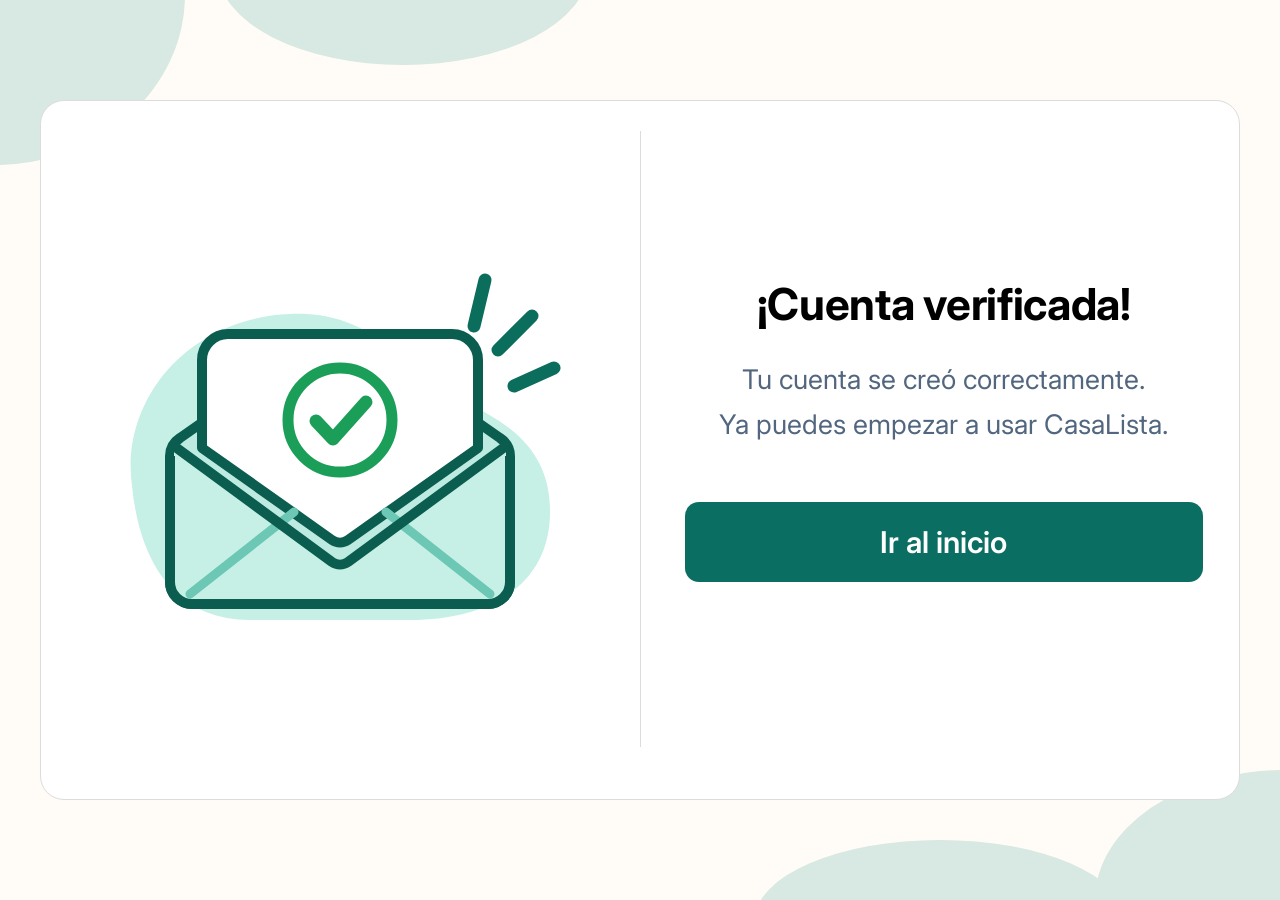
<file: Plataforma/auth/CuentaVerificada.html>
<!DOCTYPE html>
<html lang="es">
<head>
  <meta charset="UTF-8">
  <meta name="viewport" content="width=device-width, initial-scale=1.0">
  <meta name="theme-color" content="#fffcf7">
  <title>Cuenta verificada | CasaLista</title>
  <link rel="icon" href="assets/IconoLogo.png" type="image/png">
  <link rel="preconnect" href="https://fonts.googleapis.com">
  <link rel="preconnect" href="https://fonts.gstatic.com" crossorigin>
  <link href="https://fonts.googleapis.com/css2?family=Inter:wght@400;500;600;700;800&display=swap" rel="stylesheet">
  <link rel="stylesheet" href="CuentaVerificada.css">
</head>
<body>
  <main class="page">
    <!-- Manchas decorativas del fondo (solo escritorio) -->
    <span class="decor decor-top-left" aria-hidden="true"></span>
    <span class="decor decor-top-center" aria-hidden="true"></span>
    <span class="decor decor-bottom-center" aria-hidden="true"></span>
    <span class="decor decor-bottom-right" aria-hidden="true"></span>

    <!-- Título de la pantalla (visible solo en móvil) -->
    <h1 class="page-title">Verificar tu cuenta</h1>

    <section class="card" aria-labelledby="tituloVerificada">
      <div class="illustration">
        <img src="assets/SobreVerificado.svg" alt="Sobre abierto con una carta y un check de verificación">
      </div>

      <div class="divider" aria-hidden="true"></div>

      <div class="content">
        <h2 id="tituloVerificada">¡Cuenta verificada!</h2>
        <p>
          Tu cuenta se creó correctamente.<br>
          Ya puedes empezar a usar CasaLista.
        </p>
        <a class="btn-primary" href="../Plataforma - Cliente/Servicio.html">Ir al inicio</a>
      </div>
    </section>
  </main>
</body>
</html>
</file>
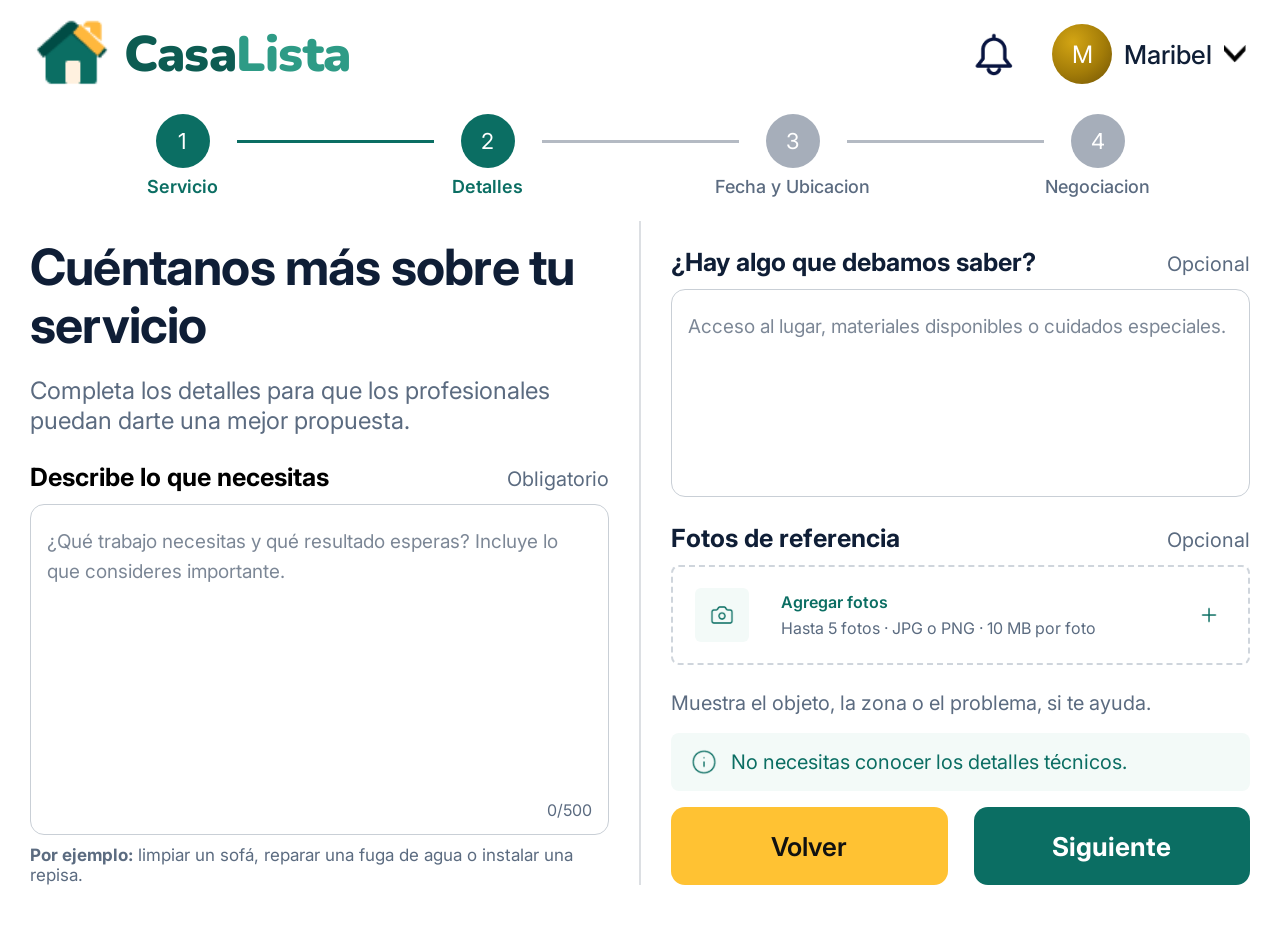
<file: Plataforma/Plataforma - Cliente/Detalles.html>
<!DOCTYPE html>
<html lang="es">
<head>
  <meta charset="UTF-8">
  <meta name="viewport" content="width=device-width, initial-scale=1.0">
  <title>Detalles del servicio | CasaLista</title>
  <link rel="icon" href="assets/IconoLogo.png" type="image/png">
  <link rel="preconnect" href="https://fonts.googleapis.com">
  <link rel="preconnect" href="https://fonts.gstatic.com" crossorigin>
  <link href="https://fonts.googleapis.com/css2?family=Inter:wght@400;500;600;700;800&family=Nunito:wght@800;900&display=swap" rel="stylesheet">
  <link rel="stylesheet" href="Detalles.css">
</head>
<body>

  <!--
    ICONOS: cada icono es una imagen dentro de assets/iconos/.
    Si el archivo todavía no existe, se muestra un recuadro punteado
    con el nombre del archivo que falta (ver Detalles.js).
  -->

  <div class="app">
    <!-- ================= ENCABEZADO ================= -->
    <header class="header">
      <a href="Servicio.html" class="logo" aria-label="CasaLista, inicio">
        <img class="logo-icon" src="assets/IconoLogo.png" alt="">
        <span class="logo-text">Casa<span>Lista</span></span>
      </a>

      <div class="user-menu">
        <button class="icon-btn" type="button" aria-label="Notificaciones">
          <span class="icono-slot icono-campana"><img src="assets/iconos/IconoCampana.png" alt=""></span>
        </button>

        <div class="profile">
          <button class="profile-btn" id="profileBtn" type="button" aria-haspopup="true" aria-expanded="false" aria-controls="profileMenu">
            <span class="avatar">M</span>
            <span class="user-name">Maribel</span>
            <span class="icono-slot icono-chevron"><img src="assets/iconos/IconoFlechaAbajo.png" alt=""></span>
          </button>

          <ul class="dropdown" id="profileMenu" role="menu" hidden>
            <li role="none">
              <a role="menuitem" href="#" class="dropdown-item item-perfil">
                <span class="icono-slot icono-menu"><img src="assets/iconos/IconoPerfil.png" alt=""></span>
                Perfil
              </a>
            </li>
            <li role="none">
              <a role="menuitem" href="#" class="dropdown-item">
                <span class="icono-slot icono-menu"><img src="assets/iconos/IconoReportar.png" alt=""></span>
                Reportar
              </a>
            </li>
            <li role="none">
              <a role="menuitem" href="../auth/IniciarSesion.html" class="dropdown-item item-salir">
                <span class="icono-slot icono-menu"><img src="assets/iconos/IconoCerrarSesion.png" alt=""></span>
                Cerrar Sesion
              </a>
            </li>
            <li role="none">
              <a role="menuitem" href="#" class="dropdown-item">
                <span class="icono-slot icono-menu"><img src="assets/iconos/IconoProfesional.png" alt=""></span>
                Como Profesional
              </a>
            </li>
          </ul>
        </div>
      </div>
    </header>

    <!-- ================= STEPPER ================= -->
    <nav class="stepper" aria-label="Progreso de la solicitud">
      <ol>
        <li class="step done">
          <span class="step-circle">1</span>
          <span class="step-label">Servicio</span>
        </li>
        <li class="step active" aria-current="step">
          <span class="step-circle">2</span>
          <span class="step-label">Detalles</span>
        </li>
        <li class="step">
          <span class="step-circle">3</span>
          <span class="step-label">Fecha y Ubicacion</span>
        </li>
        <li class="step">
          <span class="step-circle">4</span>
          <span class="step-label">Negociacion</span>
        </li>
      </ol>
    </nav>

    <!-- ================= CONTENIDO ================= -->
    <form class="content" id="formDetalles" novalidate>
      <!-- Columna izquierda: descripción -->
      <section class="col-left" aria-labelledby="tituloPagina">
        <h1 class="page-title" id="tituloPagina">Cuéntanos más sobre tu servicio</h1>
        <p class="page-subtitle">Completa los detalles para que los profesionales puedan darte una mejor propuesta.</p>

        <div class="field-header">
          <label class="field-label" for="descripcion">Describe lo que necesitas</label>
          <span class="field-tag">Obligatorio</span>
        </div>
        <div class="textarea-box textarea-principal">
          <textarea id="descripcion" name="descripcion" maxlength="500" required
            placeholder="¿Qué trabajo necesitas y qué resultado esperas? Incluye lo que consideres importante."
            aria-describedby="contador errorDescripcion ejemplo"></textarea>
          <span class="contador" id="contador" aria-live="polite">0/500</span>
        </div>
        <small class="error" id="errorDescripcion"></small>
        <p class="ayuda" id="ejemplo"><strong>Por ejemplo:</strong> limpiar un sofá, reparar una fuga de agua o instalar una repisa.</p>
      </section>

      <div class="divider" aria-hidden="true"></div>

      <!-- Columna derecha: datos opcionales -->
      <section class="col-right" aria-label="Información adicional">
        <div class="campos">
          <div class="field-header">
            <label class="field-label" for="notas">¿Hay algo que debamos saber?</label>
            <span class="field-tag">Opcional</span>
          </div>
          <div class="textarea-box textarea-notas">
            <textarea id="notas" name="notas" maxlength="300"
              placeholder="Acceso al lugar, materiales disponibles o cuidados especiales."></textarea>
          </div>

          <div class="field-header">
            <span class="field-label" id="tituloFotos">Fotos de referencia</span>
            <span class="field-tag">Opcional</span>
          </div>

          <!-- El input de archivos está oculto: el recuadro punteado es su etiqueta -->
          <input type="file" id="fotos" class="sr-only" accept="image/jpeg,image/png" multiple aria-labelledby="tituloFotos" aria-describedby="infoFotos errorFotos">
          <label for="fotos" class="subir-fotos" id="zonaFotos">
            <span class="subir-icono"><span class="icono-slot icono-camara"><img src="assets/iconos/IconoCamara.png" alt=""></span></span>
            <span class="subir-texto">
              <span class="subir-titulo">Agregar fotos</span>
              <span class="subir-info" id="infoFotos">Hasta 5 fotos · JPG o PNG · 10 MB por foto</span>
            </span>
            <span class="icono-slot icono-mas"><img src="assets/iconos/IconoMas.png" alt=""></span>
          </label>
          <small class="error" id="errorFotos"></small>

          <ul class="lista-fotos" id="listaFotos" aria-label="Fotos agregadas"></ul>

          <p class="ayuda ayuda-fotos">Muestra el objeto, la zona o el problema, si te ayuda.</p>

          <p class="aviso">
            <span class="icono-slot icono-info"><img src="assets/iconos/IconoInfo.png" alt=""></span>
            No necesitas conocer los detalles técnicos.
          </p>
        </div>

        <div class="acciones">
          <a href="Servicio.html" class="btn btn-volver">Volver</a>
          <button type="submit" class="btn btn-siguiente">Siguiente</button>
        </div>
      </section>
    </form>
  </div>

  <script src="Detalles.js"></script>
</body>
</html>
</file>
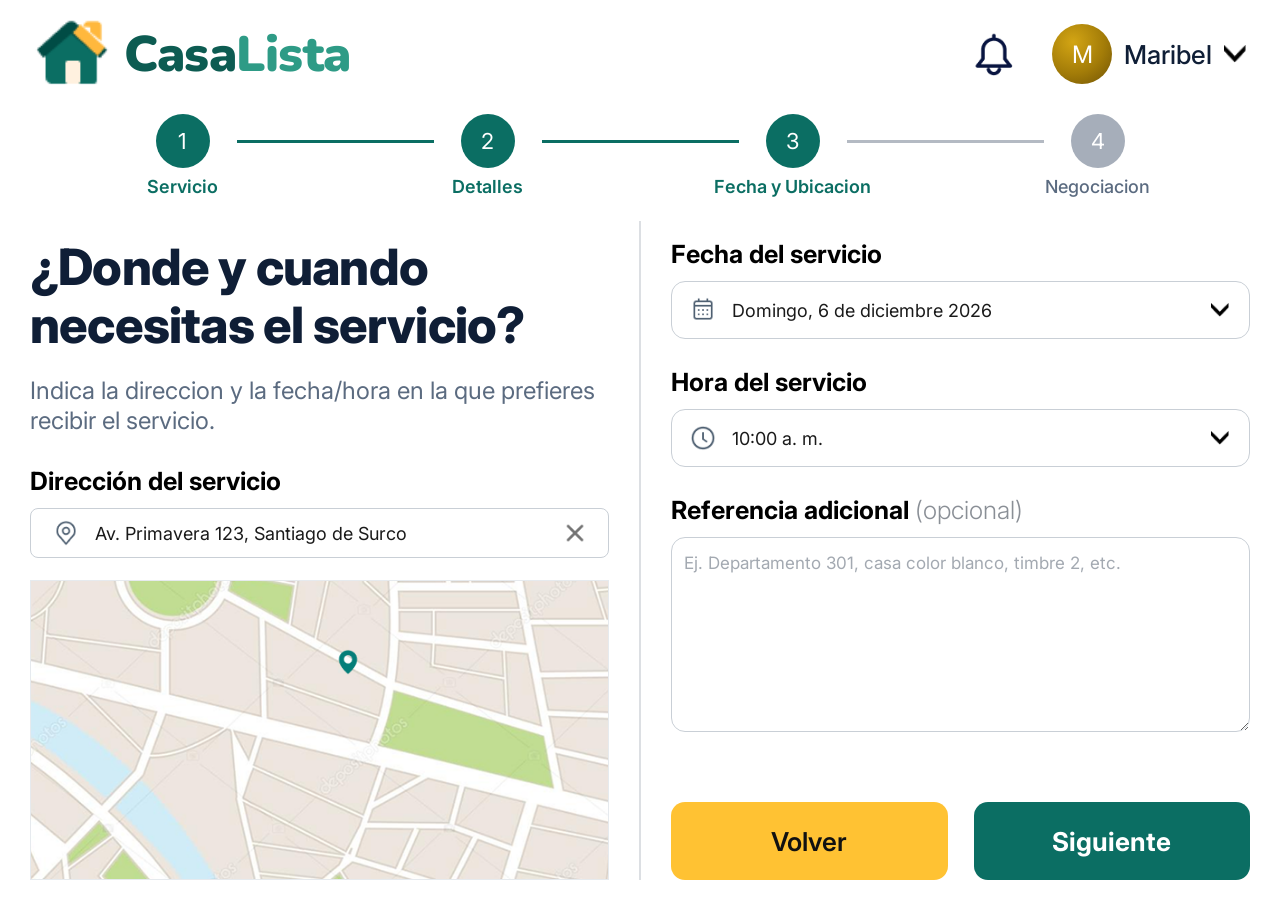
<file: Plataforma/Plataforma - Cliente/FechayUbicacion.html>
<!DOCTYPE html>
<html lang="es">
<head>
  <meta charset="UTF-8">
  <meta name="viewport" content="width=device-width, initial-scale=1.0">
  <title>Fecha y ubicación | CasaLista</title>
  <link rel="icon" href="assets/IconoLogo.png" type="image/png">
  <link rel="preconnect" href="https://fonts.googleapis.com">
  <link rel="preconnect" href="https://fonts.gstatic.com" crossorigin>
  <link href="https://fonts.googleapis.com/css2?family=Inter:wght@300;400;500;600;700;800&family=Nunito:wght@800;900&display=swap" rel="stylesheet">
  <link rel="stylesheet" href="FechayUbicacion.css">
</head>
<body>

  <!--
    ICONOS: cada icono es una imagen dentro de assets/iconos/.
    Si el archivo todavía no existe, se muestra un recuadro punteado
    con el nombre del archivo que falta (ver FechayUbicacion.js).
  -->

  <div class="app">
    <!-- ================= ENCABEZADO ================= -->
    <header class="header">
      <a href="Servicio.html" class="logo" aria-label="CasaLista, inicio">
        <img class="logo-icon" src="assets/IconoLogo.png" alt="">
        <span class="logo-text">Casa<span>Lista</span></span>
      </a>

      <div class="user-menu">
        <button class="icon-btn" type="button" aria-label="Notificaciones">
          <span class="icono-slot icono-campana"><img src="assets/iconos/IconoCampana.png" alt=""></span>
        </button>

        <div class="profile">
          <button class="profile-btn" id="profileBtn" type="button" aria-haspopup="true" aria-expanded="false" aria-controls="profileMenu">
            <span class="avatar">M</span>
            <span class="user-name">Maribel</span>
            <span class="icono-slot icono-chevron"><img src="assets/iconos/IconoFlechaAbajo.png" alt=""></span>
          </button>

          <ul class="dropdown" id="profileMenu" role="menu" hidden>
            <li role="none">
              <a role="menuitem" href="#" class="dropdown-item item-perfil">
                <span class="icono-slot icono-menu"><img src="assets/iconos/IconoPerfil.png" alt=""></span>
                Perfil
              </a>
            </li>
            <li role="none">
              <a role="menuitem" href="#" class="dropdown-item">
                <span class="icono-slot icono-menu"><img src="assets/iconos/IconoReportar.png" alt=""></span>
                Reportar
              </a>
            </li>
            <li role="none">
              <a role="menuitem" href="../auth/IniciarSesion.html" class="dropdown-item item-salir">
                <span class="icono-slot icono-menu"><img src="assets/iconos/IconoCerrarSesion.png" alt=""></span>
                Cerrar Sesion
              </a>
            </li>
            <li role="none">
              <a role="menuitem" href="#" class="dropdown-item">
                <span class="icono-slot icono-menu"><img src="assets/iconos/IconoProfesional.png" alt=""></span>
                Como Profesional
              </a>
            </li>
          </ul>
        </div>
      </div>
    </header>

    <!-- ================= STEPPER ================= -->
    <nav class="stepper" aria-label="Progreso de la solicitud">
      <ol>
        <li class="step done">
          <span class="step-circle">1</span>
          <span class="step-label">Servicio</span>
        </li>
        <li class="step done">
          <span class="step-circle">2</span>
          <span class="step-label">Detalles</span>
        </li>
        <li class="step active" aria-current="step">
          <span class="step-circle">3</span>
          <span class="step-label">Fecha y Ubicacion</span>
        </li>
        <li class="step">
          <span class="step-circle">4</span>
          <span class="step-label">Negociacion</span>
        </li>
      </ol>
    </nav>

    <!-- ================= CONTENIDO ================= -->
    <form class="content" id="formFecha" novalidate>
      <!-- Columna izquierda: dirección y mapa -->
      <section class="col-left" aria-labelledby="tituloPagina">
        <h1 class="page-title" id="tituloPagina">¿Donde y cuando necesitas el servicio?</h1>
        <p class="page-subtitle">Indica la direccion y la fecha/hora en la que prefieres recibir el servicio.</p>

        <label class="field-label" for="direccion">Dirección del servicio</label>
        <div class="field field-direccion">
          <span class="icono-slot icono-campo"><img src="assets/iconos/IconoUbicacion.png" alt=""></span>
          <input type="text" id="direccion" name="direccion" value="Av. Primavera 123, Santiago de Surco" placeholder="Escribe tu dirección" autocomplete="street-address" aria-describedby="errorDireccion">
          <button type="button" class="btn-limpiar" id="btnLimpiar" aria-label="Borrar dirección">
            <span class="icono-slot icono-cerrar"><img src="assets/iconos/IconoCerrar.png" alt=""></span>
          </button>
        </div>
        <small class="error" id="errorDireccion"></small>

        <!-- Mapa: imagen estática (no está conectado a ningún servicio de mapas) -->
        <div class="mapa">
          <span class="icono-slot mapa-imagen"><img src="assets/Mapa.png" alt="Mapa con la ubicación del servicio"></span>
          <span class="icono-slot mapa-pin"><img src="assets/iconos/IconoPinMapa.png" alt=""></span>
        </div>
      </section>

      <div class="divider" aria-hidden="true"></div>

      <!-- Columna derecha: fecha, hora y referencia -->
      <section class="col-right" aria-label="Fecha y hora">
        <div class="campos">
          <label class="field-label" for="fecha">Fecha del servicio</label>
          <div class="field field-select">
            <span class="icono-slot icono-campo"><img src="assets/iconos/IconoCalendario.png" alt=""></span>
            <select id="fecha" name="fecha" aria-describedby="errorFecha"></select>
            <span class="icono-slot icono-select"><img src="assets/iconos/IconoFlechaAbajo.png" alt=""></span>
          </div>
          <small class="error" id="errorFecha"></small>

          <label class="field-label" for="hora">Hora del servicio</label>
          <div class="field field-select">
            <span class="icono-slot icono-campo"><img src="assets/iconos/IconoReloj.png" alt=""></span>
            <select id="hora" name="hora" aria-describedby="errorHora"></select>
            <span class="icono-slot icono-select"><img src="assets/iconos/IconoFlechaAbajo.png" alt=""></span>
          </div>
          <small class="error" id="errorHora"></small>

          <label class="field-label" for="referencia">Referencia adicional <span class="opcional">(opcional)</span></label>
          <textarea id="referencia" name="referencia" class="field field-textarea" rows="5" maxlength="200" placeholder="Ej. Departamento 301, casa color blanco, timbre 2, etc."></textarea>
        </div>

        <div class="acciones">
          <a href="Detalles.html" class="btn btn-volver">Volver</a>
          <button type="submit" class="btn btn-siguiente">Siguiente</button>
        </div>
      </section>
    </form>
  </div>

  <script src="FechayUbicacion.js"></script>
</body>
</html>
</file>
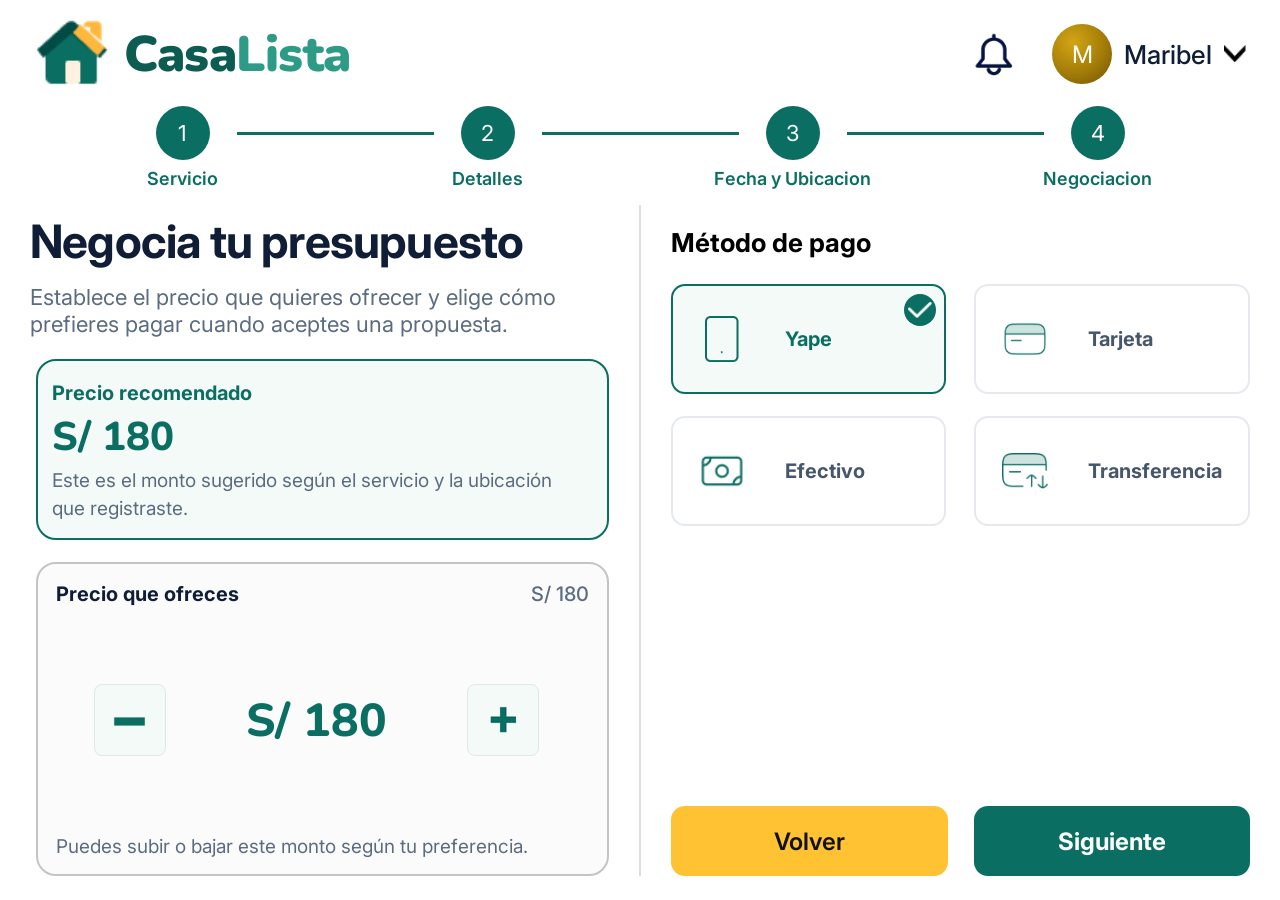
<file: Plataforma/Plataforma - Cliente/Negociacion.html>
<!DOCTYPE html>
<html lang="es">
<head>
  <meta charset="UTF-8">
  <meta name="viewport" content="width=device-width, initial-scale=1.0">
  <title>Negociación | CasaLista</title>
  <link rel="icon" href="assets/IconoLogo.png" type="image/png">
  <link rel="preconnect" href="https://fonts.googleapis.com">
  <link rel="preconnect" href="https://fonts.gstatic.com" crossorigin>
  <link href="https://fonts.googleapis.com/css2?family=Inter:wght@400;500;600;700;800&family=Nunito:wght@800;900&display=swap" rel="stylesheet">
  <link rel="stylesheet" href="Negociacion.css">
</head>
<body>

  <!--
    ICONOS: cada icono es una imagen dentro de assets/iconos/.
    Si el archivo todavía no existe, se muestra un recuadro punteado
    con el nombre del archivo que falta (ver Negociacion.js).
  -->

  <div class="app">
    <!-- ================= ENCABEZADO ================= -->
    <header class="header">
      <a href="Servicio.html" class="logo" aria-label="CasaLista, inicio">
        <img class="logo-icon" src="assets/IconoLogo.png" alt="">
        <span class="logo-text">Casa<span>Lista</span></span>
      </a>

      <div class="user-menu">
        <button class="icon-btn" type="button" aria-label="Notificaciones">
          <span class="icono-slot icono-campana"><img src="assets/iconos/IconoCampana.png" alt=""></span>
        </button>

        <div class="profile">
          <button class="profile-btn" id="profileBtn" type="button" aria-haspopup="true" aria-expanded="false" aria-controls="profileMenu">
            <span class="avatar">M</span>
            <span class="user-name">Maribel</span>
            <span class="icono-slot icono-chevron"><img src="assets/iconos/IconoFlechaAbajo.png" alt=""></span>
          </button>

          <ul class="dropdown" id="profileMenu" role="menu" hidden>
            <li role="none">
              <a role="menuitem" href="#" class="dropdown-item item-perfil">
                <span class="icono-slot icono-menu"><img src="assets/iconos/IconoPerfil.png" alt=""></span>
                Perfil
              </a>
            </li>
            <li role="none">
              <a role="menuitem" href="#" class="dropdown-item">
                <span class="icono-slot icono-menu"><img src="assets/iconos/IconoReportar.png" alt=""></span>
                Reportar
              </a>
            </li>
            <li role="none">
              <a role="menuitem" href="../auth/IniciarSesion.html" class="dropdown-item item-salir">
                <span class="icono-slot icono-menu"><img src="assets/iconos/IconoCerrarSesion.png" alt=""></span>
                Cerrar Sesion
              </a>
            </li>
            <li role="none">
              <a role="menuitem" href="../Plataforma - Profesional/Panel.html" class="dropdown-item">
                <span class="icono-slot icono-menu"><img src="assets/iconos/IconoProfesional.png" alt=""></span>
                Como Profesional
              </a>
            </li>
          </ul>
        </div>
      </div>
    </header>

    <!-- ================= STEPPER ================= -->
    <nav class="stepper" aria-label="Progreso de la solicitud">
      <ol>
        <li class="step done">
          <span class="step-circle">1</span>
          <span class="step-label">Servicio</span>
        </li>
        <li class="step done">
          <span class="step-circle">2</span>
          <span class="step-label">Detalles</span>
        </li>
        <li class="step done">
          <span class="step-circle">3</span>
          <span class="step-label">Fecha y Ubicacion</span>
        </li>
        <li class="step active" aria-current="step">
          <span class="step-circle">4</span>
          <span class="step-label">Negociacion</span>
        </li>
      </ol>
    </nav>

    <!-- ================= CONTENIDO ================= -->
    <form class="content" id="formNegociacion" novalidate>
      <!-- Columna izquierda: precio -->
      <section class="col-left" aria-labelledby="tituloPagina">
        <h1 class="page-title" id="tituloPagina">Negocia tu presupuesto</h1>
        <p class="page-subtitle">Establece el precio que quieres ofrecer y elige cómo prefieres pagar cuando aceptes una propuesta.</p>

        <div class="precio-recomendado">
          <span class="recomendado-label">Precio recomendado</span>
          <span class="recomendado-monto" id="precioRecomendado">S/ 180</span>
          <p class="recomendado-ayuda">Este es el monto sugerido según el servicio y la ubicación que registraste.</p>
        </div>

        <div class="precio-oferta" role="group" aria-labelledby="tituloOferta">
          <div class="oferta-header">
            <span class="oferta-titulo" id="tituloOferta">Precio que ofreces</span>
            <span class="oferta-resumen" id="ofertaResumen">S/ 180</span>
          </div>

          <div class="oferta-control">
            <button type="button" class="btn-cantidad" id="btnMenos" aria-label="Bajar 10 soles">
              <span class="icono-slot icono-cantidad"><img src="assets/iconos/IconoMenos.png" alt=""></span>
            </button>
            <output class="oferta-monto" id="ofertaMonto" aria-live="polite">S/ 180</output>
            <button type="button" class="btn-cantidad" id="btnMas" aria-label="Subir 10 soles">
              <span class="icono-slot icono-cantidad"><img src="assets/iconos/IconoMasBold.png" alt=""></span>
            </button>
          </div>

          <p class="oferta-ayuda" id="ofertaAyuda">Puedes subir o bajar este monto según tu preferencia.</p>
        </div>
      </section>

      <div class="divider" aria-hidden="true"></div>

      <!-- Columna derecha: método de pago -->
      <section class="col-right">
        <fieldset class="metodos">
          <legend class="metodos-titulo">Método de pago</legend>

          <div class="metodos-grid">
            <label class="metodo">
              <input type="radio" name="pago" value="Yape" checked>
              <span class="check-badge"><span class="icono-slot icono-check"><img src="assets/iconos/IconoCheck.png" alt=""></span></span>
              <span class="icono-slot icono-pago"><img src="assets/iconos/IconoYape.png" alt=""></span>
              <span class="metodo-nombre">Yape</span>
            </label>

            <label class="metodo">
              <input type="radio" name="pago" value="Tarjeta">
              <span class="check-badge"><span class="icono-slot icono-check"><img src="assets/iconos/IconoCheck.png" alt=""></span></span>
              <span class="icono-slot icono-pago"><img src="assets/iconos/IconoTarjeta.png" alt=""></span>
              <span class="metodo-nombre">Tarjeta</span>
            </label>

            <label class="metodo">
              <input type="radio" name="pago" value="Efectivo">
              <span class="check-badge"><span class="icono-slot icono-check"><img src="assets/iconos/IconoCheck.png" alt=""></span></span>
              <span class="icono-slot icono-pago"><img src="assets/iconos/IconoEfectivo.png" alt=""></span>
              <span class="metodo-nombre">Efectivo</span>
            </label>

            <label class="metodo">
              <input type="radio" name="pago" value="Transferencia">
              <span class="check-badge"><span class="icono-slot icono-check"><img src="assets/iconos/IconoCheck.png" alt=""></span></span>
              <span class="icono-slot icono-pago"><img src="assets/iconos/IconoTransferencia.png" alt=""></span>
              <span class="metodo-nombre">Transferencia</span>
            </label>
          </div>
          <small class="error" id="errorPago"></small>
        </fieldset>

        <div class="acciones">
          <a href="FechayUbicacion.html" class="btn btn-volver">Volver</a>
          <button type="submit" class="btn btn-siguiente">
            <span class="solo-pc">Siguiente</span>
            <span class="solo-movil">Publicar solicitud</span>
          </button>
        </div>
      </section>
    </form>
  </div>

  <script src="Negociacion.js"></script>
</body>
</html>
</file>
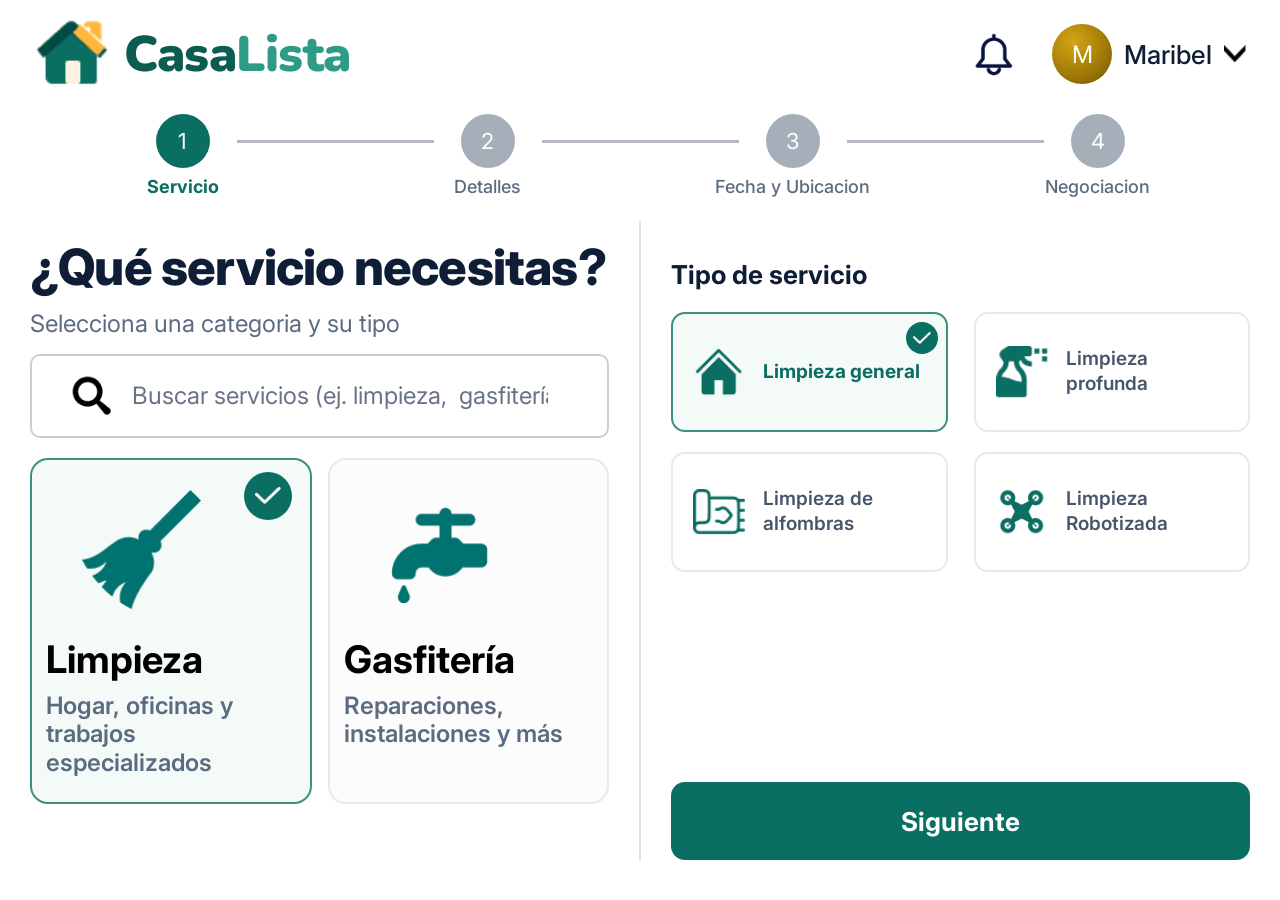
<file: Plataforma/Plataforma - Cliente/Servicio.html>
<!DOCTYPE html>
<html lang="es">
<head>
  <meta charset="UTF-8">
  <meta name="viewport" content="width=device-width, initial-scale=1.0">
  <title>¿Qué servicio necesitas? | CasaLista</title>
  <link rel="icon" href="assets/IconoLogo.png" type="image/png">
  <link rel="preconnect" href="https://fonts.googleapis.com">
  <link rel="preconnect" href="https://fonts.gstatic.com" crossorigin>
  <link href="https://fonts.googleapis.com/css2?family=Inter:wght@400;500;600;700;800&family=Nunito:wght@800;900&display=swap" rel="stylesheet">
  <link rel="stylesheet" href="Servicio.css">
</head>
<body>

  <!--
    ICONOS: cada icono es una imagen dentro de assets/iconos/.
    Si el archivo todavía no existe, se muestra un recuadro punteado
    con el nombre del archivo que falta (ver Servicio.js).
  -->

  <div class="app">
    <!-- ================= ENCABEZADO ================= -->
    <header class="header">
      <a href="#" class="logo" aria-label="CasaLista, inicio">
        <img class="logo-icon" src="assets/IconoLogo.png" alt="">
        <span class="logo-text">Casa<span>Lista</span></span>
      </a>

      <div class="user-menu">
        <button class="icon-btn" type="button" aria-label="Notificaciones">
          <span class="icono-slot icono-campana"><img src="assets/iconos/IconoCampana.png" alt=""></span>
        </button>

        <div class="profile">
          <button class="profile-btn" id="profileBtn" type="button" aria-haspopup="true" aria-expanded="false" aria-controls="profileMenu">
            <span class="avatar">M</span>
            <span class="user-name">Maribel</span>
            <span class="icono-slot icono-chevron"><img src="assets/iconos/IconoFlechaAbajo.png" alt=""></span>
          </button>

          <ul class="dropdown" id="profileMenu" role="menu" hidden>
            <li role="none">
              <a role="menuitem" href="#" class="dropdown-item item-perfil">
                <span class="icono-slot icono-menu"><img src="assets/iconos/IconoPerfil.png" alt=""></span>
                Perfil
              </a>
            </li>
            <li role="none">
              <a role="menuitem" href="#" class="dropdown-item">
                <span class="icono-slot icono-menu"><img src="assets/iconos/IconoReportar.png" alt=""></span>
                Reportar
              </a>
            </li>
            <li role="none">
              <a role="menuitem" href="../auth/IniciarSesion.html" class="dropdown-item item-salir">
                <span class="icono-slot icono-menu"><img src="assets/iconos/IconoCerrarSesion.png" alt=""></span>
                Cerrar Sesion
              </a>
            </li>
            <li role="none">
              <a role="menuitem" href="#" class="dropdown-item">
                <span class="icono-slot icono-menu"><img src="assets/iconos/IconoProfesional.png" alt=""></span>
                Como Profesional
              </a>
            </li>
          </ul>
        </div>
      </div>
    </header>

    <!-- ================= STEPPER ================= -->
    <nav class="stepper" aria-label="Progreso de la solicitud">
      <ol>
        <li class="step active" aria-current="step">
          <span class="step-circle">1</span>
          <span class="step-label">Servicio</span>
        </li>
        <li class="step">
          <span class="step-circle">2</span>
          <span class="step-label">Detalles</span>
        </li>
        <li class="step">
          <span class="step-circle">3</span>
          <span class="step-label">Fecha y Ubicacion</span>
        </li>
        <li class="step">
          <span class="step-circle">4</span>
          <span class="step-label">Negociacion</span>
        </li>
      </ol>
    </nav>

    <!-- ================= CONTENIDO ================= -->
    <main class="content">
      <!-- Columna izquierda: categoría -->
      <section class="col-left" aria-labelledby="tituloPagina">
        <h1 class="page-title" id="tituloPagina">¿Qué servicio necesitas?</h1>
        <p class="page-subtitle">
          <span class="solo-desktop">Selecciona una categoria y su tipo</span>
          <span class="solo-movil">Selecciona la categoría y cuéntanos más sobre tu necesidad.</span>
        </p>

        <label class="search-box">
          <span class="icono-slot icono-buscar"><img src="assets/iconos/IconoBuscar.png" alt=""></span>
          <span class="sr-only">Buscar servicios</span>
          <input type="search" id="buscador" placeholder="Buscar servicios (ej. limpieza,  gasfitería...)" autocomplete="off">
        </label>

        <div class="category-grid" role="group" aria-label="Categorías">
          <button type="button" class="category-card" data-categoria="limpieza" aria-pressed="false">
            <span class="check-badge"><span class="icono-slot icono-check"><img src="assets/iconos/IconoCheck.png" alt=""></span></span>
            <span class="icono-slot icono-categoria"><img src="assets/iconos/IconoLimpieza.png" alt=""></span>
            <span class="category-title">Limpieza</span>
            <span class="category-desc">Hogar, oficinas y trabajos especializados</span>
          </button>

          <button type="button" class="category-card" data-categoria="gasfiteria" aria-pressed="false">
            <span class="check-badge"><span class="icono-slot icono-check"><img src="assets/iconos/IconoCheck.png" alt=""></span></span>
            <span class="icono-slot icono-categoria"><img src="assets/iconos/IconoGasfiteria.png" alt=""></span>
            <span class="category-title">Gasfitería</span>
            <span class="category-desc">Reparaciones, instalaciones y más</span>
          </button>
        </div>
        <p class="sin-resultados" id="sinResultados" hidden>No encontramos servicios con ese nombre.</p>
      </section>

      <div class="divider" aria-hidden="true"></div>

      <!-- Columna derecha: tipo de servicio -->
      <section class="col-right" aria-labelledby="tituloTipo">
        <div>
          <h2 class="section-title" id="tituloTipo">Tipo de servicio</h2>

          <!-- Tipos de Limpieza -->
          <div class="type-grid" data-grupo="limpieza" role="group" aria-label="Tipos de limpieza">
            <button type="button" class="type-card" aria-pressed="false">
              <span class="check-badge"><span class="icono-slot icono-check"><img src="assets/iconos/IconoCheck.png" alt=""></span></span>
              <span class="icono-slot icono-tipo"><img src="assets/iconos/IconoLimpiezaGeneral.png" alt=""></span>
              <span class="type-title">Limpieza general</span>
            </button>
            <button type="button" class="type-card" aria-pressed="false">
              <span class="check-badge"><span class="icono-slot icono-check"><img src="assets/iconos/IconoCheck.png" alt=""></span></span>
              <span class="icono-slot icono-tipo"><img src="assets/iconos/IconoLimpiezaProfunda.png" alt=""></span>
              <span class="type-title">Limpieza profunda</span>
            </button>
            <button type="button" class="type-card" aria-pressed="false">
              <span class="check-badge"><span class="icono-slot icono-check"><img src="assets/iconos/IconoCheck.png" alt=""></span></span>
              <span class="icono-slot icono-tipo"><img src="assets/iconos/IconoLimpiezaAlfombras.png" alt=""></span>
              <span class="type-title">Limpieza de alfombras</span>
            </button>
            <button type="button" class="type-card" aria-pressed="false">
              <span class="check-badge"><span class="icono-slot icono-check"><img src="assets/iconos/IconoCheck.png" alt=""></span></span>
              <span class="icono-slot icono-tipo"><img src="assets/iconos/IconoLimpiezaRobotizada.png" alt=""></span>
              <span class="type-title">Limpieza Robotizada</span>
            </button>
          </div>

          <!-- Tipos de Gasfitería -->
          <div class="type-grid" data-grupo="gasfiteria" role="group" aria-label="Tipos de gasfitería" hidden>
            <button type="button" class="type-card" aria-pressed="false">
              <span class="check-badge"><span class="icono-slot icono-check"><img src="assets/iconos/IconoCheck.png" alt=""></span></span>
              <span class="icono-slot icono-tipo"><img src="assets/iconos/IconoReparacionFugas.png" alt=""></span>
              <span class="type-title">Reparacion de fugas</span>
            </button>
            <button type="button" class="type-card" aria-pressed="false">
              <span class="check-badge"><span class="icono-slot icono-check"><img src="assets/iconos/IconoCheck.png" alt=""></span></span>
              <span class="icono-slot icono-tipo"><img src="assets/iconos/IconoInstalacionGriferia.png" alt=""></span>
              <span class="type-title">Instalacion de griferia</span>
            </button>
            <button type="button" class="type-card" aria-pressed="false">
              <span class="check-badge"><span class="icono-slot icono-check"><img src="assets/iconos/IconoCheck.png" alt=""></span></span>
              <span class="icono-slot icono-tipo"><img src="assets/iconos/IconoDesatoroTuberias.png" alt=""></span>
              <span class="type-title">Desatoro de tuberias</span>
            </button>
            <button type="button" class="type-card" aria-pressed="false">
              <span class="check-badge"><span class="icono-slot icono-check"><img src="assets/iconos/IconoCheck.png" alt=""></span></span>
              <span class="icono-slot icono-tipo"><img src="assets/iconos/IconoInstalacionSanitaria.png" alt=""></span>
              <span class="type-title">Instalacion sanitaria</span>
            </button>
            <button type="button" class="type-card" aria-pressed="false">
              <span class="check-badge"><span class="icono-slot icono-check"><img src="assets/iconos/IconoCheck.png" alt=""></span></span>
              <span class="icono-slot icono-tipo"><img src="assets/iconos/IconoOtros.png" alt=""></span>
              <span class="type-title">Otros</span>
            </button>
          </div>
        </div>

        <button type="button" class="btn-next" id="btnSiguiente">Siguiente</button>
      </section>
    </main>
  </div>

  <script src="Servicio.js"></script>
</body>
</html>
</file>
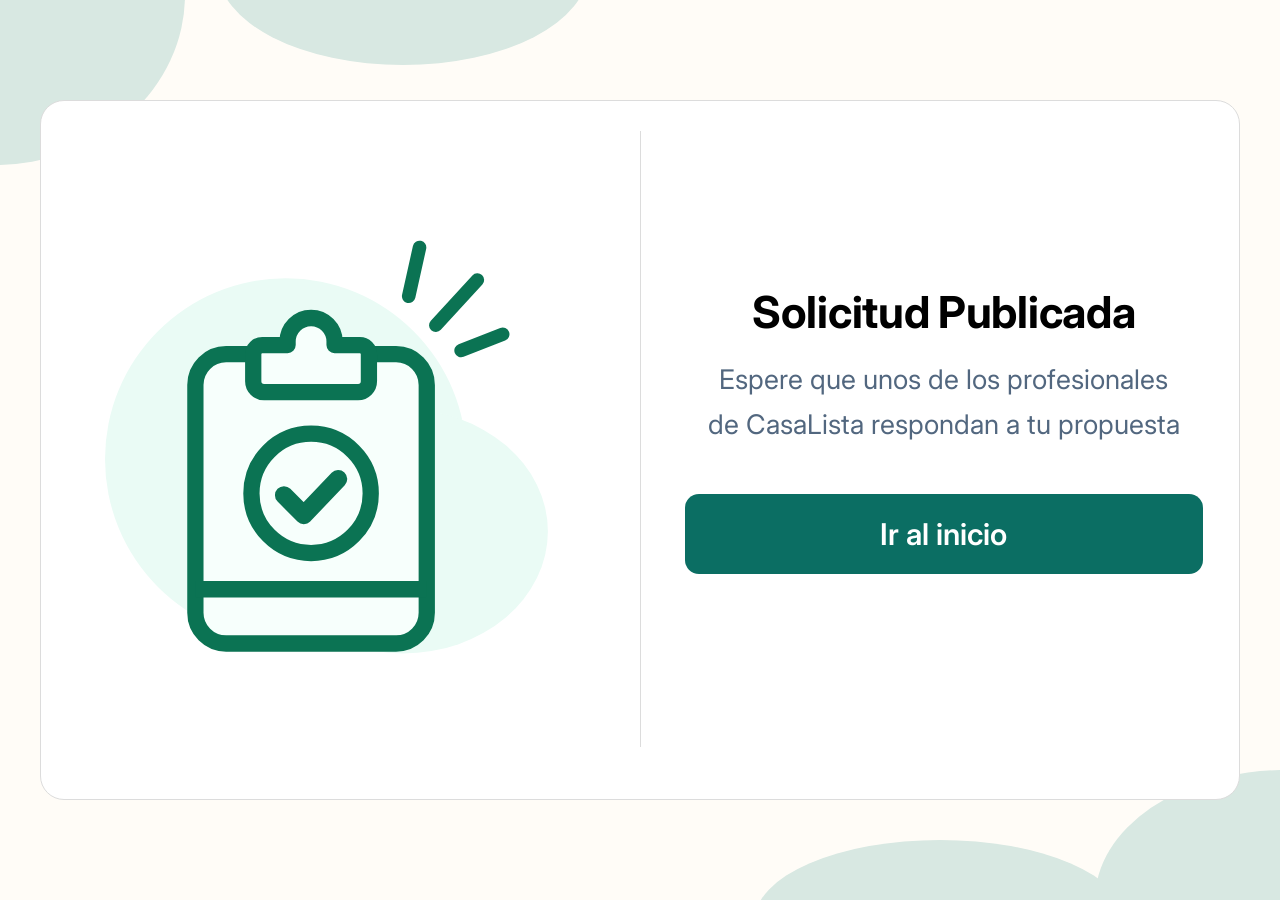
<file: Plataforma/Plataforma - Cliente/SolicitudPublicada.html>
<!DOCTYPE html>
<html lang="es">
<head>
  <meta charset="UTF-8">
  <meta name="viewport" content="width=device-width, initial-scale=1.0">
  <meta name="theme-color" content="#fffcf7">
  <title>Solicitud publicada | CasaLista</title>
  <link rel="icon" href="assets/IconoLogo.png" type="image/png">
  <link rel="preconnect" href="https://fonts.googleapis.com">
  <link rel="preconnect" href="https://fonts.gstatic.com" crossorigin>
  <link href="https://fonts.googleapis.com/css2?family=Inter:wght@400;500;600;700;800&display=swap" rel="stylesheet">
  <link rel="stylesheet" href="SolicitudPublicada.css">
</head>
<body>
  <main class="page">
    <!-- Manchas decorativas del fondo (solo escritorio) -->
    <span class="decor decor-top-left" aria-hidden="true"></span>
    <span class="decor decor-top-center" aria-hidden="true"></span>
    <span class="decor decor-bottom-center" aria-hidden="true"></span>
    <span class="decor decor-bottom-right" aria-hidden="true"></span>

    <section class="card" aria-labelledby="tituloPublicada">
      <div class="illustration">
        <img src="assets/SolicitudPublicada.svg" alt="Portapapeles con un check de confirmación">
      </div>

      <div class="divider" aria-hidden="true"></div>

      <div class="content">
        <h1 id="tituloPublicada">Solicitud Publicada</h1>
        <p>
          Espere que unos de los profesionales
          de CasaLista respondan a tu propuesta
        </p>
        <a class="btn-primary" href="Servicio.html">Ir al inicio</a>
      </div>
    </section>
  </main>
</body>
</html>
</file>
<file: LandingPage/style.css>
/* =========================================
   CASALISTA - LANDING PAGE
   Diseño "mobile first": primero móvil,
   luego tablet (768px) y escritorio (1024px).
   ========================================= */

:root {
    --verde: #07695D;
    --verde-hover: #055449;
    --verde-claro: #E5F0EC;
    --verde-fondo: #F5FBFA;
    --amarillo: #FFC233;
    --amarillo-hover: #F5B414;
    --naranja: #E9A23B;
    --naranja-hover: #D99128;
    --negro: #111111;
    --gris-texto: #5C6360;
    --gris-claro: #F3F3F3;
    --borde: #D4D4D4;
    --footer: #1B1B1B;
    --footer-texto: #9FA5A4;
    --rojo: #C62828;
    --blanco: #FFFFFF;
}

* {
    margin: 0;
    padding: 0;
    box-sizing: border-box;
}

html {
    scroll-behavior: smooth;
    scroll-padding-top: 72px; /* para que la cabecera fija no tape los títulos */
}

body {
    font-family: "Inter", sans-serif;
    color: var(--negro);
    background: var(--blanco);
    -webkit-font-smoothing: antialiased;
}

img {
    display: block;
    max-width: 100%;
}

ul,
ol {
    list-style: none;
}

a {
    color: inherit;
}

button,
input {
    font: inherit;
}

.SoloLector {
    position: absolute;
    width: 1px;
    height: 1px;
    overflow: hidden;
    clip: rect(0 0 0 0);
    white-space: nowrap;
}

.SoloDesktop {
    display: none;
}

/* Contenedor centrado para todas las secciones */
.Contenedor {
    width: 100%;
    max-width: 1260px;
    margin: 0 auto;
    padding: 0 18px;
}

/* =========================================
   ICONOS PENDIENTES
   Si la imagen no existe, el navegador muestra
   un recuadro punteado en su lugar.
   ========================================= */
.Icono {
    position: relative;
    flex-shrink: 0;
    object-fit: contain;
}

.Icono::after {
    content: "";
    position: absolute;
    inset: 0;
    border: 1px dashed #9AA6B2;
    border-radius: 4px;
    background: #F1F3F5;
}

.IconoCheck {
    width: 14px;
    height: 14px;
}

.IconoMenu {
    width: 26px;
    height: 26px;
}

.IconoHamburguesa {
    display: flex;
    flex-direction: column;
    justify-content: space-between;
    width: 26px;
    height: 20px;
}

.IconoHamburguesa span {
    height: 3px;
    border-radius: 2px;
    background: var(--verde);
}

/* =========================================
   TEXTOS COMUNES
   ========================================= */
.Etiqueta {
    font-size: 12px;
    font-weight: 700;
    letter-spacing: 0.02em;
    color: var(--verde);
}

.EtiquetaClara {
    color: var(--blanco);
    font-weight: 500;
    letter-spacing: 0.06em;
}

.TituloSeccion {
    margin-top: 14px;
    font-size: 26px;
    font-weight: 700;
    line-height: 1.2;
    letter-spacing: -0.3px;
}

.NumeroPaso {
    display: inline-flex;
    align-items: center;
    justify-content: center;
    width: 30px;
    height: 30px;
    border-radius: 50%;
    background: var(--verde);
    color: var(--blanco);
    font-size: 13px;
    font-weight: 700;
}

.ListaChecks {
    display: flex;
    flex-direction: column;
    gap: 10px;
}

.ListaChecks li {
    display: flex;
    align-items: center;
    gap: 14px;
    font-size: 13px;
    font-weight: 500;
}

/* =========================================
   CABECERA
   ========================================= */
.Cabecera {
    position: sticky;
    top: 0;
    z-index: 100;
    background: var(--blanco);
    box-shadow: 0 1px 0 rgba(0, 0, 0, 0.04);
}

.NavegadorContenedor {
    position: relative;
    display: flex;
    align-items: center;
    justify-content: space-between;
    gap: 16px;
    max-width: 1440px;
    margin: 0 auto;
    padding: 10px 12px;
}

.LogoCasaLista {
    display: flex;
    align-items: center;
    gap: 6px;
    font-size: 20px;
    font-weight: 800;
    text-decoration: none;
}

.IconoLogo {
    width: 42px;
    height: 42px;
    object-fit: contain;
}

.TextoLogoCasa {
    color: var(--negro);
}

.TextoLogoLista {
    color: var(--verde);
}

.ContenedorDerecha {
    display: flex;
    align-items: center;
    gap: 14px;
}

.BotonIniciarSesionCabecera {
    display: inline-flex;
    align-items: center;
    padding: 8px 6px;
    border-radius: 8px;
    background: var(--verde);
    color: var(--blanco);
    font-size: 12px;
    font-weight: 600;
    text-decoration: none;
    transition: background-color 0.2s;
}

.BotonIniciarSesionCabecera:hover {
    background: var(--verde-hover);
}

.MenuBoton {
    display: flex;
    padding: 11px;
    cursor: pointer;
}

/* Menú móvil: se abre al marcar el checkbox oculto */
.MenuToggle {
    position: absolute;
    opacity: 0;
    pointer-events: none;
}

.NavegarLink {
    display: none;
    position: absolute;
    top: 100%;
    left: 0;
    right: 0;
    flex-direction: column;
    background: var(--blanco);
    border-top: 1px solid #EEE;
    box-shadow: 0 10px 20px rgba(0, 0, 0, 0.06);
}

.MenuToggle:checked ~ .NavegarLink {
    display: flex;
}

.NavegarLink a {
    display: block;
    padding: 14px 20px;
    font-size: 15px;
    font-weight: 500;
    text-decoration: none;
}

.NavegarLink a:hover {
    color: var(--verde);
}

.MenuToggle:focus-visible ~ .ContenedorDerecha .MenuBoton,
.BotonIniciarSesionCabecera:focus-visible,
.NavegarLink a:focus-visible {
    outline: 3px solid rgba(7, 105, 93, 0.4);
    outline-offset: 2px;
}

/* =========================================
   HERO (Body1)
   ========================================= */
.Body1 {
    background: var(--verde-claro);
    padding: 18px 0 30px;
}

.Frase2Body1 {
    margin-top: 12px;
    font-size: 28px;
    font-weight: 700;
    line-height: 1.2;
    letter-spacing: -0.4px;
}

.Frase3Body1 {
    margin-top: 12px;
    font-size: 16px;
    line-height: 1.3;
    color: var(--gris-texto);
}

.CrearCuenta {
    margin-top: 24px;
    display: flex;
    flex-direction: column;
    gap: 10px;
}

.EntradaEmail {
    width: 100%;
    height: 48px;
    padding: 0 16px;
    border: 1px solid var(--verde);
    border-radius: 10px;
    background: var(--blanco);
    font-size: 16px;
    outline: none;
}

.EntradaEmail::placeholder {
    color: #8A8F8D;
}

.EntradaEmail:focus {
    box-shadow: 0 0 0 3px rgba(7, 105, 93, 0.18);
}

.EntradaEmail[aria-invalid="true"] {
    border-color: var(--rojo);
}

.BotonCrearCuenta {
    height: 48px;
    border: none;
    border-radius: 10px;
    background: var(--amarillo);
    color: var(--negro);
    font-size: 16px;
    font-weight: 600;
    cursor: pointer;
    transition: background-color 0.2s;
}

.BotonCrearCuenta:hover {
    background: var(--amarillo-hover);
}

.BotonCrearCuenta:focus-visible,
.IrParaProfesionales:focus-visible,
.BotonCTA:focus-visible {
    outline: 3px solid rgba(7, 105, 93, 0.4);
    outline-offset: 3px;
}

.ErrorEmail {
    font-size: 13px;
    font-weight: 500;
    color: var(--rojo);
}

.ErrorEmail:empty {
    display: none;
}

/* En móvil este botón no aparece en el mockup */
.IrParaProfesionales {
    display: none;
}

.ChecksBody1 {
    margin-top: 22px;
    padding-left: 4px;
}

.Contenedor2Body1 {
    margin-top: 20px;
}

.ImagenLandingContenedor2 {
    width: 100%;
    max-width: 340px;
    margin: 0 auto;
}

/* =========================================
   CÓMO FUNCIONA (Body2)
   ========================================= */
.Body2 {
    padding: 40px 0 40px;
}

.Body2 .Contenedor {
    padding: 0 22px;
}

.Contenedor1Body2 {
    margin-top: 34px;
    display: grid;
    gap: 14px;
}

.PasosTarjeta {
    min-height: 150px;
    padding: 18px 14px;
    border: 1px solid var(--borde);
    border-radius: 8px;
}

.PasosTarjeta h3 {
    margin-top: 12px;
    font-size: 14px;
    font-weight: 700;
}

.PasosTarjeta p {
    margin-top: 18px;
    font-size: 12.5px;
    line-height: 1.35;
    color: var(--gris-texto);
}

/* =========================================
   SERVICIOS (Body3)
   ========================================= */
.Body3 {
    background: var(--gris-claro);
    padding: 30px 0 40px;
}

.Contenedor1Body3 {
    margin-top: 14px;
    display: grid;
    gap: 12px;
}

.ServicioTarjeta {
    display: flex;
    gap: 24px;
    padding: 10px 12px;
    border-radius: 10px;
    background: var(--blanco);
}

.ServicioTarjeta img {
    width: 85px;
    height: 105px;
    flex-shrink: 0;
    border-radius: 8px;
    object-fit: cover;
}

.ServicioTarjeta h3 {
    font-size: 14px;
    font-weight: 700;
}

.ServicioTarjeta p {
    margin-top: 18px;
    font-size: 13px;
    line-height: 1.35;
    color: var(--gris-texto);
}

/* =========================================
   LIMPIEZA ROBOTIZADA
   En móvil la imagen va entre el título y el texto.
   ========================================= */
.LimpiezaRobotizado {
    background: var(--verde-claro);
    padding: 40px 0 36px;
}

.LimpiezaRobotizadoGrid {
    display: flex;
    flex-direction: column;
}

.Contenedor1LimpiezaRobotizado {
    display: contents;
}

.Contenedor1LimpiezaRobotizado .Etiqueta { order: 1; }
.Contenedor1LimpiezaRobotizado .TituloSeccion { order: 2; }
.Contenedor2LimpiezaRobotizado { order: 3; margin-top: 18px; }
.TextoLimpiezaRobotizado { order: 4; }
.ListaRobotizado { order: 5; }

.Contenedor2LimpiezaRobotizado img {
    width: 100%;
    border-radius: 0 0 12px 12px;
}

.TextoLimpiezaRobotizado {
    margin-top: 20px;
    font-size: 16px;
    line-height: 1.4;
    color: var(--gris-texto);
}

.ListaRobotizado {
    margin-top: 10px;
    gap: 14px;
}

.ListaRobotizado li {
    font-size: 13px;
}

/* =========================================
   SEGURIDAD (Body4)
   ========================================= */
.Body4 {
    padding: 16px 0 40px;
}

.Contenedor1Body4 img {
    width: 100%;
    border-radius: 10px;
}

.Contenedor2Body4 {
    margin-top: 16px;
}

.ListaSeguridad {
    margin-top: 34px;
    display: flex;
    flex-direction: column;
    gap: 26px;
}

.SeguridadTarjeta {
    display: flex;
    align-items: center;
    gap: 16px;
}

.IconoSeguridad {
    width: 40px;
    height: 40px;
    flex-shrink: 0;
    display: flex;
    align-items: center;
    justify-content: center;
    border-radius: 8px;
    background: var(--verde-claro);
}

.IconoSeguridad img {
    width: 26px;
    height: 26px;
    object-fit: contain;
}

.SeguridadTarjeta h3 {
    font-size: 14px;
    font-weight: 700;
}

.SeguridadTarjeta p {
    margin-top: 10px;
    font-size: 13px;
    line-height: 1.35;
    color: var(--gris-texto);
}

/* =========================================
   PARA PROFESIONALES (Body5)
   ========================================= */
.Body5 {
    background: var(--verde);
    color: var(--blanco);
    padding: 40px 0 0;
}

.Body5 .Contenedor {
    padding: 0 28px;
}

.Body5 .TituloSeccion {
    margin-top: 18px;
    font-size: 24px;
}

.ListaBody5 {
    margin-top: 28px;
    gap: 12px;
}

.ListaBody5 li {
    font-weight: 400;
}

.Contenedor2Body5 {
    margin-top: 20px;
}

.ParaProfesionalesBody5 {
    width: 100%;
    max-width: 320px;
    margin: 0 auto;
}

/* =========================================
   PASOS PARA PROFESIONALES
   En móvil: imagen arriba y número debajo.
   ========================================= */
.PasosParaProfesionales {
    padding: 40px 0 50px;
}

.Contenedor1PasosParaProfesionales {
    margin-top: 22px;
    display: grid;
    gap: 22px;
}

.TarjetaPasosParaProfesionales {
    display: flex;
    flex-direction: column;
    padding: 14px 14px 18px;
    border: 1px solid var(--borde);
    border-radius: 8px;
    background: var(--blanco);
}

.TarjetaPasosParaProfesionales img {
    order: -1;
    width: 100%;
    aspect-ratio: 352 / 140;
    object-fit: cover;
    border-radius: 10px;
}

.TarjetaPasosParaProfesionales .NumeroPaso {
    margin-top: 12px;
}

.TarjetaPasosParaProfesionales h3 {
    margin-top: 12px;
    font-size: 14px;
    font-weight: 700;
}

.TarjetaPasosParaProfesionales p {
    margin-top: 16px;
    font-size: 13px;
    line-height: 1.4;
    color: var(--gris-texto);
}

/* =========================================
   PREGUNTAS FRECUENTES (Body6)
   ========================================= */
.Body6 {
    padding: 40px 0 30px;
}

.Body6 .Contenedor {
    padding: 0 26px;
}

.Body6 .TituloSeccion {
    margin-top: 12px;
}

.TextoBody6 {
    margin-top: 12px;
    font-size: 13px;
    line-height: 1.3;
    color: var(--gris-texto);
}

.ListaPreguntas {
    margin-top: 10px;
    border-top: 1px solid var(--borde);
}

.Pregunta {
    border-bottom: 1px solid var(--borde);
}

.Pregunta summary {
    position: relative;
    display: flex;
    align-items: center;
    min-height: 74px;
    padding: 12px 40px 12px 0;
    font-size: 14px;
    font-weight: 700;
    cursor: pointer;
    list-style: none;
}

.Pregunta summary::-webkit-details-marker {
    display: none;
}

/* Signo + / − dibujado con CSS */
.Pregunta summary::before,
.Pregunta summary::after {
    content: "";
    position: absolute;
    right: 10px;
    top: 50%;
    width: 16px;
    height: 2.5px;
    border-radius: 2px;
    background: var(--verde);
    transform: translateY(-50%);
}

.Pregunta summary::after {
    transform: translateY(-50%) rotate(90deg);
    transition: transform 0.2s;
}

.Pregunta[open] summary::after {
    transform: translateY(-50%) rotate(0deg);
}

.Pregunta[open] summary {
    min-height: 40px;
}

.Pregunta summary:focus-visible {
    outline: 3px solid rgba(7, 105, 93, 0.4);
    outline-offset: 2px;
}

.Pregunta p {
    padding: 8px 2px 14px;
    font-size: 13.5px;
    font-weight: 300;
    line-height: 1.3;
    color: var(--gris-texto);
}

/* =========================================
   LLAMADO FINAL
   ========================================= */
.BodyCTA {
    padding: 0 0 40px;
}

.BodyCTA .Contenedor {
    padding: 0 26px;
}

.TarjetaCTA {
    padding: 20px 20px 18px;
    border-radius: 16px;
    background: var(--verde-claro);
}

.TarjetaCTA h2 {
    max-width: 260px;
    font-size: 22px;
    font-weight: 700;
    line-height: 1.2;
}

.TarjetaCTA p {
    margin-top: 12px;
    font-size: 13px;
    line-height: 1.3;
}

.BotonCTA {
    margin: 26px 10px 0;
    min-height: 44px;
    display: flex;
    align-items: center;
    justify-content: center;
    border-radius: 10px;
    background: var(--amarillo);
    color: var(--negro);
    font-size: 15px;
    font-weight: 600;
    text-decoration: none;
    transition: background-color 0.2s;
}

.BotonCTA:hover {
    background: var(--amarillo-hover);
}

/* =========================================
   FOOTER (Body7)
   ========================================= */
.Body7 {
    background: var(--footer);
    color: var(--blanco);
    padding: 22px 0 18px;
}

.Body7 .Contenedor {
    padding: 0 14px;
}

.Contenedor1Body7 {
    padding: 0 8px;
}

.FooterLogo {
    font-size: 15px;
    font-weight: 800;
}

.FooterTextoLogoLista {
    color: var(--verde);
}

.Contenedor1Body7 p {
    margin-top: 10px;
    font-size: 15px;
    font-weight: 300;
    line-height: 1.3;
    color: #C9CDCC;
}

.Contenedor2Body7 {
    margin-top: 22px;
    padding: 0 8px;
    display: grid;
    grid-template-columns: 1fr 1fr;
    gap: 16px 20px;
}

.TarjetaBody7 h3 {
    font-size: 14px;
    font-weight: 700;
}

.TarjetaBody7 ul {
    margin-top: 6px;
}

.TarjetaBody7 a {
    display: inline-block;
    padding: 4px 0;
    font-size: 14px;
    font-weight: 300;
    color: #6E7170;
    text-decoration: none;
}

.TarjetaBody7 a:hover,
.FooterInferior a:hover {
    color: var(--blanco);
}

.FooterInferior {
    margin-top: 12px;
    padding: 6px 2px 0;
    border-top: 1px solid #555;
    display: flex;
    flex-direction: column;
    gap: 10px;
    font-size: 11px;
}

.FooterLegal,
.FooterRedes {
    display: flex;
    flex-wrap: wrap;
    gap: 4px 6px;
}

/* En móvil la fila legal se parte como en el mockup:
   "© 2026 CasaLista" arriba y los enlaces debajo, separados por "·" */
.FooterLegal span {
    flex-basis: 100%;
    margin-bottom: 6px;
}

.FooterLegal a + a::before,
.FooterRedes a + a::before {
    content: "· ";
}

.FooterInferior a {
    text-decoration: none;
}

/* =========================================
   TABLET (768px o más)
   ========================================= */
@media (min-width: 768px) {
    .Contenedor,
    .Body2 .Contenedor,
    .Body5 .Contenedor,
    .Body6 .Contenedor,
    .BodyCTA .Contenedor,
    .Body7 .Contenedor {
        padding: 0 40px;
    }

    .TituloSeccion {
        font-size: 32px;
    }

    .Contenedor1Body2 {
        grid-template-columns: repeat(2, 1fr);
    }

    .Contenedor1Body3 {
        grid-template-columns: repeat(3, 1fr);
    }

    /* Tarjetas de servicio verticales */
    .ServicioTarjeta {
        flex-direction: column;
        gap: 10px;
        padding: 10px 10px 22px;
        border-radius: 8px;
    }

    .ServicioTarjeta img {
        width: 100%;
        height: auto;
        aspect-ratio: 320 / 170;
        border-radius: 0;
    }

    .ServicioTarjeta h3 {
        font-size: 22px;
        font-weight: 500;
    }

    .ServicioTarjeta p {
        margin-top: 4px;
        font-size: 15.5px;
        line-height: 1.3;
    }

    .Contenedor1PasosParaProfesionales {
        grid-template-columns: repeat(2, 1fr);
    }

    .Contenedor2Body7 {
        grid-template-columns: repeat(3, 1fr);
    }

    .FooterInferior {
        flex-direction: row;
        justify-content: space-between;
        align-items: center;
        font-size: 13px;
    }

    .FooterLegal span {
        flex-basis: auto;
        margin-bottom: 0;
    }

    .FooterLegal,
    .FooterRedes {
        gap: 14px;
    }

    .FooterLegal a + a::before,
    .FooterRedes a + a::before {
        content: none;
    }
}

/* =========================================
   ESCRITORIO (1024px o más)
   ========================================= */
@media (min-width: 1024px) {
    html {
        scroll-padding-top: 92px;
    }

    .SoloDesktop {
        display: inline;
    }

    .SoloMovil {
        display: none;
    }

    .Contenedor,
    .Body2 .Contenedor,
    .Body5 .Contenedor,
    .Body6 .Contenedor,
    .BodyCTA .Contenedor,
    .Body7 .Contenedor {
        padding: 0 0;
        width: calc(100% - 140px);
    }

    .IconoCheck {
        width: 11px;
        height: 11px;
    }

    .Etiqueta {
        font-size: 14px;
        letter-spacing: 0.08em;
    }

    .TituloSeccion {
        margin-top: 16px;
        font-size: 36px;
        font-weight: 800;
        letter-spacing: -0.5px;
    }

    .NumeroPaso {
        width: 46px;
        height: 46px;
        font-size: 20px;
    }

    /* ---------- Cabecera ---------- */
    .NavegadorContenedor {
        justify-content: flex-start;
        gap: 0;
        padding: 0 34px 0 30px;
        height: 92px;
    }

    .LogoCasaLista {
        font-size: 24px;
        gap: 10px;
    }

    .IconoLogo {
        width: 46px;
        height: 46px;
    }

    .NavegarLink,
    .MenuToggle:checked ~ .NavegarLink {
        position: static;
        display: flex;
        flex-direction: row;
        align-items: center;
        gap: 4px;
        margin-left: 26px;
        border: none;
        box-shadow: none;
        background: none;
    }

    .NavegarLink a {
        padding: 8px 16px;
        font-size: 15px;
    }

    .ContenedorDerecha {
        margin-left: auto;
    }

    .MenuBoton {
        display: none;
    }

    .BotonIniciarSesionCabecera {
        padding: 14px 31px;
        border-radius: 12px;
        font-size: 15px;
    }

    /* ---------- Hero ---------- */
    .Body1 {
        padding: 80px 0 60px;
    }

    .Body1Grid {
        display: grid;
        grid-template-columns: minmax(0, 1.25fr) minmax(0, 1fr);
        align-items: center;
        gap: 10px;
        max-width: 1440px;
        width: 100%;
        padding: 0 0 0 90px;
    }

    .Frase2Body1 {
        margin-top: 10px;
        font-size: clamp(44px, 4vw, 56px);
        font-weight: 800;
        line-height: 1.1;
        letter-spacing: -1px;
    }

    .Frase3Body1 {
        margin-top: 30px;
        max-width: 610px;
        font-size: 18px;
        line-height: 1.65;
    }

    .CrearCuenta {
        flex-direction: row;
        flex-wrap: wrap;
        gap: 4px;
        max-width: 528px;
    }

    .EntradaEmail {
        flex: 1;
        height: 54px;
        padding: 0 22px;
        font-size: 15px;
        letter-spacing: 0.04em;
    }

    .BotonCrearCuenta {
        width: 164px;
        height: 54px;
        border-radius: 8px;
        background: var(--naranja);
        font-weight: 700;
    }

    .BotonCrearCuenta:hover {
        background: var(--naranja-hover);
    }

    .ErrorEmail {
        flex-basis: 100%;
        margin-top: 4px;
    }

    .IrParaProfesionales {
        margin-top: 10px;
        max-width: 528px;
        min-height: 54px;
        display: flex;
        align-items: center;
        justify-content: center;
        gap: 14px;
        border-radius: 6px;
        background: var(--verde);
        color: var(--blanco);
        font-size: 16px;
        font-weight: 600;
        text-decoration: none;
        transition: background-color 0.2s;
    }

    .IrParaProfesionales:hover {
        background: var(--verde-hover);
    }

    .ChecksBody1 {
        margin-top: 30px;
        padding: 0;
        flex-direction: row;
        flex-wrap: wrap;
        gap: 10px 26px;
    }

    .ChecksBody1 li {
        gap: 4px;
        font-size: 14px;
        font-weight: 600;
    }

    .Contenedor2Body1 {
        margin-top: 0;
    }

    .ImagenLandingContenedor2 {
        max-width: 640px;
        margin: 0 0 0 auto;
    }

    /* ---------- Cómo funciona ---------- */
    .Body2 {
        padding: 80px 0 96px;
    }

    .Contenedor1Body2 {
        margin-top: 46px;
        grid-template-columns: repeat(4, 1fr);
        gap: 62px;
    }

    .PasosTarjeta {
        min-height: 0;
        padding: 14px 14px 20px;
        border-radius: 6px;
        text-align: left;
    }

    .PasosTarjeta .NumeroPaso {
        display: flex;
        margin: 0 auto;
    }

    .PasosTarjeta h3 {
        margin-top: 12px;
        font-size: 20px;
        font-weight: 600;
        white-space: nowrap;
    }

    .PasosTarjeta p {
        margin-top: 6px;
        font-size: 16px;
        line-height: 1.85;
    }

    /* ---------- Servicios ---------- */
    .Body3 {
        padding: 60px 0 54px;
    }

    .Contenedor1Body3 {
        margin-top: 40px;
        grid-template-columns: repeat(3, minmax(0, 340px));
        justify-content: space-between;
        gap: 40px;
    }

    /* ---------- Limpieza robotizada ---------- */
    .LimpiezaRobotizado {
        background: var(--verde-fondo);
        padding: 0;
        overflow: hidden;
    }

    .LimpiezaRobotizadoGrid {
        display: grid;
        grid-template-columns: minmax(0, 1fr) minmax(0, 1.05fr);
        align-items: center;
        max-width: 1440px;
        width: 100%;
        padding: 0 0 0 90px;
    }

    .Contenedor1LimpiezaRobotizado {
        display: block;
        padding: 60px 0;
    }

    .Contenedor2LimpiezaRobotizado {
        margin-top: 0;
        align-self: end;
        padding-top: 20px;
    }

    .Contenedor2LimpiezaRobotizado img {
        width: 100%;
        border-radius: 0;
    }

    .Contenedor1LimpiezaRobotizado .TituloSeccion {
        max-width: 520px;
        font-size: 42px;
        line-height: 1.2;
    }

    .TextoLimpiezaRobotizado {
        margin-top: 16px;
        max-width: 600px;
        font-size: 18px;
        line-height: 1.65;
    }

    .ListaRobotizado {
        margin-top: 26px;
        gap: 18px;
    }

    .ListaRobotizado li {
        gap: 4px;
        font-size: 14px;
        font-weight: 600;
    }

    /* ---------- Seguridad ---------- */
    .Body4 {
        padding: 50px 0;
    }

    .Body4Grid {
        display: grid;
        grid-template-columns: minmax(0, 535px) minmax(0, 1fr);
        align-items: center;
        gap: 46px;
    }

    .Contenedor1Body4 img {
        border-radius: 18px;
    }

    .Contenedor2Body4 {
        margin-top: 0;
    }

    .Body4 .TituloSeccion {
        margin-top: 24px;
        font-size: 36px;
    }

    .ListaSeguridad {
        margin-top: 30px;
        gap: 30px;
    }

    .SeguridadTarjeta {
        align-items: flex-start;
        gap: 14px;
    }

    .IconoSeguridad {
        width: 44px;
        height: 44px;
        margin-top: 4px;
        border: 1px solid #DADADA;
        border-radius: 10px;
        background: #F1F1F1;
    }

    .SeguridadTarjeta h3 {
        font-size: 20px;
    }

    .SeguridadTarjeta p {
        margin-top: 6px;
        font-size: 16px;
        line-height: 1.2;
    }

    /* ---------- Para profesionales ---------- */
    .Body5 {
        padding: 0;
        overflow: hidden;
    }

    .Body5Grid {
        display: grid;
        grid-template-columns: minmax(0, 1.1fr) minmax(0, 1fr);
        align-items: center;
    }

    .Contenedor1Body5 {
        padding: 60px 0;
    }

    .Body5 .TituloSeccion {
        font-size: 38px;
        font-weight: 700;
        line-height: 1.25;
    }

    .Body5 .Etiqueta {
        font-size: 13px;
    }

    .ListaBody5 {
        margin-top: 30px;
        gap: 18px;
    }

    .ListaBody5 li {
        gap: 6px;
        font-size: 17px;
    }

    .Contenedor2Body5 {
        margin-top: 0;
        align-self: end;
        padding-top: 40px;
    }

    .ParaProfesionalesBody5 {
        max-width: 640px;
        margin: 0 0 0 auto;
    }

    /* ---------- Pasos para profesionales ---------- */
    .PasosParaProfesionales {
        background: var(--gris-claro);
        padding: 44px 0 26px;
        text-align: center;
    }

    .PasosParaProfesionales .Etiqueta {
        font-size: 14px;
    }

    .PasosParaProfesionales .TituloSeccion {
        margin-top: 6px;
    }

    .Contenedor1PasosParaProfesionales {
        margin-top: 20px;
        grid-template-columns: repeat(4, 1fr);
        gap: 53px;
        text-align: left;
    }

    .TarjetaPasosParaProfesionales {
        padding: 12px 16px 18px;
        border: none;
        border-radius: 4px;
    }

    .TarjetaPasosParaProfesionales img {
        order: 0;
        margin-top: 8px;
        aspect-ratio: 243 / 141;
    }

    .TarjetaPasosParaProfesionales .NumeroPaso {
        order: -1;
        margin: 0 auto;
        width: 36px;
        height: 36px;
        font-size: 18px;
    }

    .TarjetaPasosParaProfesionales h3 {
        margin-top: 18px;
        font-size: 20px;
        font-weight: 500;
    }

    .TarjetaPasosParaProfesionales p {
        margin-top: 4px;
        font-size: 16px;
        line-height: 1.2;
    }

    /* ---------- Preguntas frecuentes ---------- */
    .Body6 {
        padding: 90px 0 96px;
    }

    .Body6Grid {
        display: grid;
        grid-template-columns: minmax(0, 470px) minmax(0, 1fr);
        gap: 44px;
        width: calc(100% - 160px);
        max-width: 1280px;
    }

    .Body6 .Etiqueta {
        font-size: 14px;
        letter-spacing: 0.12em;
    }

    .Body6 .TituloSeccion {
        font-size: 36px;
    }

    .TextoBody6 {
        margin-top: 28px;
        font-size: 17px;
    }

    .ListaPreguntas {
        margin-top: 0;
        border-top: none;
    }

    .Pregunta summary,
    .Pregunta[open] summary {
        min-height: 66px;
        padding: 16px 40px 16px 4px;
        font-size: 17px;
        font-weight: 500;
    }

    .Pregunta:first-child summary {
        min-height: 0;
        padding-top: 0;
    }

    .Pregunta summary::before,
    .Pregunta summary::after {
        width: 12px;
        height: 1.8px;
        background: var(--negro);
    }

    .Pregunta p {
        margin-top: -6px;
        padding: 0 0 16px;
        font-size: 16px;
        font-weight: 400;
        line-height: 1.2;
    }

    /* ---------- Llamado final ---------- */
    .BodyCTA {
        padding: 0 0 68px;
    }

    .BodyCTA .Contenedor {
        max-width: 1200px;
    }

    .TarjetaCTA {
        display: flex;
        align-items: center;
        justify-content: space-between;
        gap: 40px;
        min-height: 188px;
        padding: 30px 52px 30px 74px;
        border-radius: 24px;
    }

    .TarjetaCTA h2 {
        max-width: none;
        font-size: 36px;
        font-weight: 800;
    }

    .TarjetaCTA p {
        margin-top: 24px;
        font-size: 16px;
        color: var(--gris-texto);
    }

    .BotonCTA {
        flex-shrink: 0;
        margin: 0 0 18px;
        width: 210px;
        min-height: 50px;
        border-radius: 6px;
        background: var(--naranja);
        font-weight: 700;
    }

    .BotonCTA:hover {
        background: var(--naranja-hover);
    }

    /* ---------- Footer ---------- */
    .Body7 {
        padding: 46px 0 26px;
    }

    .Body7 .Contenedor {
        max-width: 1274px;
    }

    .Body7Grid {
        display: grid;
        grid-template-columns: 398px minmax(0, 1fr);
    }

    .Contenedor1Body7 {
        padding: 0;
    }

    .FooterLogo {
        font-size: 21px;
    }

    .Contenedor1Body7 p {
        margin-top: 24px;
        max-width: 270px;
        font-size: 13px;
        font-weight: 400;
        line-height: 1.25;
        color: var(--blanco);
    }

    .Contenedor2Body7 {
        margin-top: 0;
        padding: 0;
        grid-template-columns: 180px 220px 1fr;
        gap: 0;
    }

    .TarjetaBody7 h3 {
        font-size: 14px;
    }

    .TarjetaBody7 ul {
        margin-top: 10px;
    }

    .TarjetaBody7 a {
        font-size: 14px;
        font-weight: 400;
        color: #D7DAD9;
    }

    .FooterInferior {
        margin-top: 12px;
        padding: 14px 4px 0;
        border-color: #4A4A4A;
        font-size: 14px;
    }
}
</file>
<file: Plataforma/auth/CodigoVerificacion.css>
/* =========================================
   CASALISTA - CÓDIGO DE VERIFICACIÓN
   Diseño PC + Móvil
   ========================================= */

:root {
  --blanco: #ffffff;
  --verde-decoracion: #d8e8e5;
  --verde: #0b6e63;
  --verde-hover: #095a51;
  --amarillo: #ffc233;
  --amarillo-hover: #f5b414;
  --texto: #000000;
  --gris: #7a7a7a;
  --texto-secundario: #52677f;
  --borde: #dcdcdc;
  --rojo: #d32f2f;
}

* {
  box-sizing: border-box;
  margin: 0;
  padding: 0;
}

body {
  font-family: "Inter", -apple-system, BlinkMacSystemFont, sans-serif;
  background: var(--blanco);
  color: var(--texto);
  -webkit-font-smoothing: antialiased;
}

button,
input {
  font: inherit;
}

.sr-only {
  position: absolute;
  width: 1px;
  height: 1px;
  overflow: hidden;
  clip: rect(0 0 0 0);
  white-space: nowrap;
}

/* =========================================
   FONDO Y DECORACIONES
   ========================================= */
.page {
  position: relative;
  isolation: isolate;
  min-height: 100vh;
  display: flex;
  align-items: center;
  justify-content: center;
  padding: 60px 40px;
  overflow: hidden;
}

.decor {
  position: absolute;
  z-index: -1;
  background: var(--verde-decoracion);
  border-radius: 50%;
  pointer-events: none;
}

.decor-top-left { width: 380px; height: 340px; top: -175px; left: -190px; }
.decor-top-center { width: 370px; height: 190px; top: -125px; left: 18%; }
.decor-bottom-center { width: 370px; height: 160px; bottom: -100px; left: 60%; }
.decor-bottom-right { width: 380px; height: 260px; bottom: -130px; right: -205px; }

/* =========================================
   TARJETA
   ========================================= */
.card {
  width: 100%;
  max-width: 1220px;
  min-height: 700px;
  display: grid;
  grid-template-columns: minmax(0, 1fr) 1px minmax(0, 1fr);
  background: var(--blanco);
  border: 1px solid var(--borde);
  border-radius: 24px;
}

.illustration {
  display: flex;
  align-items: center;
  justify-content: center;
  padding: 40px 30px;
}

.illustration img {
  width: 100%;
  max-width: 520px;
  height: auto;
  display: block;
}

.divider {
  background: var(--borde);
  margin: 30px 0 52px;
}

/* =========================================
   FORMULARIO
   ========================================= */
.form-section {
  display: flex;
  flex-direction: column;
  align-items: center;
  text-align: center;
  padding: 44px 22px 42px 30px;
}

.title {
  font-size: 50px;
  font-weight: 600;
  letter-spacing: -0.5px;
  line-height: 1.15;
}

.subtitle {
  margin-top: 46px;
  font-size: 31px;
  font-weight: 600;
  color: var(--gris);
}

.description {
  margin-top: 22px;
  max-width: 440px;
  font-size: 19px;
  font-weight: 500;
  line-height: 1.15;
  color: var(--gris);
}

.form {
  width: 100%;
  display: flex;
  flex-direction: column;
  align-items: center;
}

/* Casillas del código */
.code-inputs {
  margin-top: 38px;
  border: none;
  display: flex;
  align-items: center;
  justify-content: center;
  gap: 10px;
  width: 100%;
}

.code-inputs input {
  width: 56px;
  height: 74px;
  border: 1.5px solid var(--verde);
  border-radius: 10px;
  text-align: center;
  font-size: 30px;
  font-weight: 700;
  color: var(--verde);
  background: var(--blanco);
  outline: none;
  transition: border-color 0.15s, box-shadow 0.15s;
}

.code-inputs input:focus {
  box-shadow: 0 0 0 3px rgba(11, 110, 99, 0.2);
}

.code-inputs input[aria-invalid="true"] {
  border-color: var(--rojo);
}

.code-inputs input[aria-invalid="true"]:focus {
  box-shadow: 0 0 0 3px rgba(211, 47, 47, 0.18);
}

/* Guion entre los dos grupos de 4 */
.separator {
  width: 16px;
  height: 4px;
  border-radius: 2px;
  background: var(--texto);
  flex-shrink: 0;
}

.message {
  min-height: 22px;
  margin-top: 10px;
  font-size: 15px;
  font-weight: 500;
  color: var(--rojo);
}

.resend {
  margin-top: 8px;
  display: flex;
  flex-direction: column;
  align-items: center;
  gap: 14px;
}

.resend p {
  font-size: 19px;
  font-weight: 500;
  color: var(--gris);
}

.resend-btn {
  background: none;
  border: none;
  cursor: pointer;
  font-size: 19px;
  font-weight: 600;
  color: var(--verde);
}

.resend-btn:hover {
  text-decoration: underline;
}

/* Botones */
.buttons {
  margin-top: 22px;
  width: 100%;
  max-width: 528px;
  display: flex;
  flex-direction: column;
  gap: 10px;
}

.btn {
  width: 100%;
  min-height: 79px;
  border: none;
  border-radius: 14px;
  font-size: 20px;
  font-weight: 500;
  cursor: pointer;
  transition: background-color 0.2s ease, transform 0.1s ease;
}

.btn:active {
  transform: scale(0.99);
}

.btn-verify {
  background: var(--verde);
  color: var(--blanco);
}

.btn-verify:hover {
  background: var(--verde-hover);
}

.btn-back {
  background: var(--amarillo);
  color: var(--texto);
}

.btn-back:hover {
  background: var(--amarillo-hover);
}

.btn:focus-visible,
.resend-btn:focus-visible {
  outline: 3px solid rgba(11, 110, 99, 0.45);
  outline-offset: 3px;
}

/* =========================================
   TABLET
   ========================================= */
@media (max-width: 1100px) {
  .page { padding: 40px 24px; }
  .card { min-height: 600px; }
  .title { font-size: 38px; }
  .subtitle { margin-top: 28px; font-size: 23px; }
  .description { font-size: 16px; }
  .code-inputs { gap: 6px; }
  .code-inputs input { width: 40px; height: 54px; font-size: 22px; }
  .separator { width: 12px; height: 3px; }
  .resend p,
  .resend-btn { font-size: 16px; }
  .btn { min-height: 60px; font-size: 18px; }
}

/* =========================================
   MÓVIL
   ========================================= */
@media (max-width: 640px) {
  .page {
    min-height: 100vh;
    min-height: 100svh;
    align-items: stretch;
    padding: 14px 20px 24px;
  }

  .decor,
  .divider {
    display: none;
  }

  /* La tarjeta desaparece y todo pasa a una sola columna */
  .card {
    flex: 1;
    min-height: 0;
    display: flex;
    flex-direction: column;
    border: none;
    border-radius: 0;
  }

  /* El título sube arriba de la ilustración */
  .form-section {
    display: contents;
  }

  .title {
    order: -1;
    align-self: flex-start;
    text-align: left;
    font-size: 30px;
    font-weight: 700;
    letter-spacing: -0.3px;
  }

  .illustration {
    padding: 0;
    margin-top: 9vh;
  }

  .illustration img {
    max-width: 330px;
  }

  .subtitle {
    margin-top: 6px;
    font-size: 21px;
    font-weight: 600;
    line-height: 1.2;
    color: var(--texto);
    text-align: center;
  }

  .description {
    align-self: center;
    margin-top: 14px;
    max-width: 280px;
    font-size: 11.5px;
    font-weight: 600;
    line-height: 1.6;
    color: var(--texto-secundario);
    text-align: center;
  }

  .form {
    flex: 1;
  }

  .code-inputs {
    margin-top: 28px;
    gap: 3px;
  }

  .code-inputs input {
    width: 31px;
    height: 36px;
    border-width: 1px;
    border-radius: 6px;
    font-size: 17px;
  }

  .separator {
    width: 11px;
    height: 3px;
    margin: 0 2px;
  }

  .message {
    min-height: 16px;
    margin-top: 8px;
    font-size: 12px;
    text-align: center;
  }

  .resend {
    margin-top: 6px;
    gap: 12px;
  }

  .resend p {
    font-size: 13px;
    font-weight: 600;
    color: var(--texto-secundario);
  }

  .resend-btn {
    font-size: 11px;
    font-weight: 700;
  }

  .buttons {
    margin-top: auto;
    padding-top: 40px;
    max-width: none;
    gap: 14px;
  }

  .btn {
    min-height: 48px;
    border-radius: 12px;
    font-size: 16px;
  }

  .btn-verify { font-weight: 500; }
  .btn-back { font-weight: 600; }
}
</file>
<file: Plataforma/auth/CrearCuentaCliente.css>
/* =========================================================
   CrearCuentaCliente.css
   Primero va la versión MÓVIL (menos de 768 px) y al final,
   dentro de la media query, los cambios para ESCRITORIO.
   ========================================================= */

/* ---------- Reinicio básico ---------- */
body, h1, h2, h3, p, ul, form{
    margin: 0;
    padding: 0;
}
body{
    position: relative;
    background-color: #FCFBF8;
    color: #073E3B;
    font-family: "Inter", sans-serif;
}
/* Los campos y botones no heredan la fuente: se la damos aquí */
input, select, button{
    font-family: "Inter", sans-serif;
}
a{
    text-decoration: none;
}

/* ---------- Manchas decorativas del fondo ---------- */
/* Se pegan a las esquinas y solo redondeamos la esquina interior,
   así parecen círculos que se salen de la pantalla */
.Mancha{
    position: absolute;
    background-color: #FBEEE2;
}
.ManchaArribaIzquierda{
    top: 0;
    left: 0;
    width: 120px;
    height: 95px;
    border-radius: 0 0 120px 0;
}
.ManchaArribaDerecha{
    display: none;
}
.ManchaAbajoIzquierda{
    bottom: 0;
    left: 0;
    width: 70px;
    height: 140px;
    border-radius: 0 140px 0 0;
}
.ManchaAbajoDerecha{
    bottom: 0;
    right: 0;
    width: 40px;
    height: 100px;
    border-radius: 100px 0 0 0;
}

/* ---------- Contenedor principal ---------- */
/* position relative para que el contenido quede por encima de las manchas */
.ContenedorPrincipal{
    position: relative;
    max-width: 420px;
    margin: 0 auto;
    padding: 22px 18px 24px 18px;
}
.ColumnaDerecha{
    margin-top: 14px;
}

/* ---------- Encabezado: logo y título ---------- */
.Logo{
    display: flex;
    align-items: center;
    gap: 10px;
    padding-left: 6px;
}
.Logo img{
    width: 32px;
    height: 32px;
}
.TextoLogo{
    font-size: 22px;
    font-weight: 700;
    color: #073E3B;
}
.TextoLogoLista{
    color: #006D61;
}
.Titulo{
    display: flex;
    align-items: center;
    gap: 10px;
    margin-top: 16px;
    padding-left: 4px;
}
.BotonVolver img{
    width: 26px;
    height: 26px;
}
.Titulo h1{
    font-size: 30px;
    font-weight: 800;
    line-height: 1.2;
    color: #073E3B;
}
.TituloCuenta{
    color: #FFB735;
}

/* ---------- Tarjetas de tipo de cuenta ---------- */
.TipoCuenta{
    margin-top: 19px;
}
.TarjetasTipo{
    display: flex;
    gap: 13px;
}
.TarjetaTipo{
    flex: 1;
    display: flex;
    flex-direction: column;
    align-items: center;
    height: 175px;
    background-color: #FFFFFF;
    border: 1px solid #E3E5E4;
    border-radius: 16px;
}
.TarjetaTipo:hover{
    border-color: #006D61;
}
.TarjetaSeleccionada{
    background-color: #E6F5F1;
    border: 2px solid #006D61;
}
/* Fila con el círculo arriba a la derecha; la imagen sube un poco (margen negativo) */
.FilaRadio{
    display: flex;
    justify-content: flex-end;
    width: 100%;
    padding: 9px 9px 0 0;
    box-sizing: border-box;
}
.TarjetaTipo img{
    width: 136px;
    height: 125px;
    margin-top: -14px;
}
.CirculoRadio{
    display: flex;
    justify-content: center;
    align-items: center;
    width: 18px;
    height: 18px;
    border: 1px solid #CFD3D2;
    border-radius: 50%;
    background-color: #FFFFFF;
    box-sizing: border-box;
}
.TarjetaSeleccionada .CirculoRadio{
    border: 2px solid #006D61;
}
.PuntoRadio{
    width: 8px;
    height: 8px;
    border-radius: 50%;
    background-color: #006D61;
}
.NombreTipo{
    margin-top: 16px;
    font-size: 16px;
    font-weight: 600;
    color: #073E3B;
}
.AyudaTipo{
    margin-top: 13px;
    text-align: center;
    font-size: 12px;
    color: #6B7471;
}

/* ---------- Tarjetas blancas (secciones) ---------- */
.FormularioRegistro{
    display: flex;
    flex-direction: column;
    gap: 16px;
}
.Tarjeta{
    padding: 16px 16px 18px 16px;
    background-color: #FFFFFF;
    border: 1px solid #E3E5E4;
    border-radius: 16px;
}
.CabeceraTarjeta{
    display: flex;
    align-items: center;
    gap: 12px;
    margin-bottom: 14px;
}
.CabeceraTarjeta h2{
    font-size: 17px;
    font-weight: 700;
    color: #073E3B;
}
.CabeceraTarjeta p{
    margin-top: 3px;
    font-size: 11px;
    color: #3F4A47;
}

/* Círculo verde claro con un ícono al centro */
.CirculoIcono{
    display: flex;
    justify-content: center;
    align-items: center;
    width: 36px;
    height: 36px;
    border-radius: 50%;
    background-color: #E6F5F1;
}
.CirculoIcono img{
    width: 18px;
    height: 18px;
}
.CirculoIconoGrande{
    width: 40px;
    height: 40px;
}
.CirculoIconoGrande img{
    width: 20px;
    height: 20px;
}

/* ---------- Campos del formulario ---------- */
/* En móvil todo va en una sola columna */
.GrupoCampos{
    display: flex;
    flex-direction: column;
    gap: 7px;
}
.FilaCampos{
    display: flex;
    flex-direction: column;
    gap: 7px;
}
/* position relative para ubicar los íconos dentro del campo */
.CampoEntrada{
    position: relative;
}
.CampoEntrada input,
.CampoEntrada select{
    width: 100%;
    height: 43px;
    padding: 0 10px 0 43px;
    box-sizing: border-box;
    font-size: 14px;
    color: #073E3B;
    background-color: #FFFFFF;
    border: 1px solid #DCDFDE;
    border-radius: 10px;
}
/* El select empieza gris (como los placeholder); JS lo oscurece al elegir */
.CampoEntrada select{
    color: #6B7471;
}
.CampoEntrada input:focus,
.CampoEntrada select:focus{
    border-color: #006D61;
}
/* Los campos con ojo dejan espacio a la derecha para el botón */
.CampoConOjo input{
    padding-right: 44px;
}
/* Ícono de la izquierda: es el label del campo */
.IconoCampo{
    position: absolute;
    top: 12px;
    left: 15px;
}
.IconoCampo img{
    display: block;
    width: 18px;
    height: 18px;
}
/* Botón del ojo, a la derecha del campo de contraseña */
.BotonOjo{
    position: absolute;
    top: 9px;
    right: 12px;
    padding: 2px;
    border: none;
    background-color: #FFFFFF;
    cursor: pointer;
}
.BotonOjo img{
    display: block;
    width: 20px;
    height: 20px;
}
/* Texto rojo debajo del campo (vacío hasta que haya un error, así no ocupa espacio) */
.MensajeError{
    padding-left: 4px;
    font-size: 11px;
    line-height: 1.8;
    color: #D14343;
}

/* ---------- Tarjeta "Tu hogar, nuestra prioridad" ---------- */
.TarjetaHogar{
    padding: 13px 13px 22px 13px;
}
.CajaHogar{
    display: flex;
    justify-content: space-between;
    align-items: center;
    padding: 14px 20px 18px 16px;
    background-color: #E6F5F1;
    border-radius: 14px;
}
.CajaHogar h2{
    font-size: 21px;
    font-weight: 700;
    line-height: 1.2;
    color: #073E3B;
}
.CajaHogar p{
    margin-top: 10px;
    font-size: 10px;
    line-height: 1.4;
    color: #3F4A47;
}
.CajaHogar img{
    width: 64px;
    height: 64px;
}
.TituloBeneficios{
    margin-top: 22px;
    padding: 0 4px;
    font-size: 15px;
    font-weight: 700;
    color: #073E3B;
}
.ListaBeneficios{
    display: flex;
    flex-direction: column;
    gap: 18px;
    margin-top: 12px;
    padding: 0 4px;
    list-style-type: none;
}
.ListaBeneficios li{
    display: flex;
    align-items: center;
    gap: 14px;
}
.NombreBeneficio{
    font-size: 12px;
    font-weight: 600;
    color: #073E3B;
}
.DetalleBeneficio{
    margin-top: 3px;
    font-size: 10px;
    color: #3F4A47;
}

/* En móvil se ve la copia del formulario y se oculta la de la columna izquierda */
.SoloEscritorio{
    display: none;
}

/* ---------- Términos y preferencias ---------- */
.TarjetaTerminos{
    padding: 18px;
}
.TarjetaTerminos h2{
    font-size: 15px;
    font-weight: 700;
    color: #073E3B;
}
.Casilla{
    display: flex;
    align-items: center;
    gap: 9px;
    margin-top: 13px;
}
.Casilla input{
    width: 18px;
    height: 18px;
    margin: 0;
    accent-color: #006D61;
    cursor: pointer;
}
.Casilla label{
    font-size: 11px;
    color: #073E3B;
    cursor: pointer;
}
.Casilla a{
    font-weight: 600;
    color: #006D61;
}
.CasillaSecundaria{
    margin-top: 10px;
}
.CasillaSecundaria label{
    font-size: 10px;
    color: #3F4A47;
}

/* ---------- Mensaje de éxito, botón y pie ---------- */
/* El <p> está vacío (no ocupa espacio) hasta que JS escribe "¡Cuenta creada!".
   El margen negativo anula el gap del formulario para que el botón no se aleje */
.MensajeExito{
    margin-bottom: -16px;
    text-align: center;
    font-size: 14px;
    font-weight: 700;
    line-height: 2;
    color: #006D61;
}
.BotonCrearCuenta{
    width: 100%;
    height: 56px;
    font-size: 15px;
    font-weight: 700;
    color: #073E3B;
    background-color: #FFB735;
    border: none;
    border-radius: 12px;
    cursor: pointer;
}
.BotonCrearCuenta:hover{
    background-color: #F5A915;
}
.PieRegistro{
    margin-top: 12px;
    text-align: center;
    font-size: 12px;
    color: #3F4A47;
}
.PieRegistro a{
    margin-left: 22px;
    font-weight: 700;
    color: #006D61;
}
.PieRegistro a:hover{
    color: #073E3B;
}


/* =========================================================
   ESCRITORIO (desde 768 px): dos columnas como el mockup de 1440 px
   ========================================================= */
@media (min-width: 768px){

    /* Manchas más grandes y aparece la de arriba a la derecha */
    .ManchaArribaIzquierda{
        width: 360px;
        height: 240px;
        border-radius: 0 0 360px 0;
    }
    .ManchaArribaDerecha{
        display: block;
        top: 0;
        right: 0;
        width: 240px;
        height: 200px;
        border-radius: 0 0 0 240px;
    }
    .ManchaAbajoIzquierda{
        width: 300px;
        height: 160px;
        border-radius: 0 300px 0 0;
    }
    .ManchaAbajoDerecha{
        display: none;
    }

    /* Las dos columnas lado a lado */
    .ContenedorPrincipal{
        display: flex;
        align-items: flex-start;
        gap: 44px;
        max-width: 1120px;
        padding: 30px 24px 60px 24px;
    }
    .ColumnaIzquierda{
        width: 39%;
    }
    .ColumnaDerecha{
        flex: 1;
        margin-top: 60px;
    }

    /* Encabezado más grande */
    .Logo{
        padding-left: 4px;
    }
    .Logo img{
        width: 34px;
        height: 34px;
    }
    .TextoLogo{
        font-size: 26px;
    }
    .Titulo{
        margin-top: 30px;
        gap: 18px;
    }
    .BotonVolver img{
        width: 28px;
        height: 28px;
    }
    .Titulo h1{
        font-size: 46px;
    }

    /* Tarjetas de tipo de cuenta */
    .TipoCuenta{
        margin-top: 22px;
    }
    .TarjetasTipo{
        gap: 16px;
    }
    .TarjetaTipo{
        height: 180px;
    }
    .TarjetaTipo img{
        width: 140px;
        height: 129px;
    }
    .NombreTipo{
        margin-top: 10px;
        font-size: 17px;
    }
    .AyudaTipo{
        margin-top: 24px;
        font-size: 14px;
    }

    /* "Tu hogar": se muestra en la columna izquierda y se oculta la copia del formulario */
    .SoloEscritorio{
        display: block;
        margin-top: 20px;
    }
    .SoloMovil{
        display: none;
    }
    .TarjetaHogar{
        padding: 20px 20px 22px 20px;
    }
    .CajaHogar{
        padding: 24px 38px 22px 24px;
        border-radius: 12px;
    }
    .CajaHogar h2{
        font-size: 25px;
    }
    .CajaHogar p{
        margin-top: 16px;
        font-size: 13px;
    }
    .CajaHogar img{
        width: 80px;
        height: 80px;
    }
    .TituloBeneficios{
        margin-top: 30px;
        padding: 0;
        font-size: 17px;
    }
    .ListaBeneficios{
        gap: 16px;
        margin-top: 16px;
        padding: 0;
    }
    .ListaBeneficios li{
        gap: 14px;
    }
    .ListaBeneficios .CirculoIcono{
        width: 42px;
        height: 42px;
    }
    .NombreBeneficio{
        font-size: 14px;
    }
    .DetalleBeneficio{
        font-size: 13px;
    }

    /* Tarjetas del formulario */
    .FormularioRegistro{
        gap: 20px;
    }
    .Tarjeta{
        padding: 24px;
    }
    .CabeceraTarjeta{
        gap: 14px;
        margin-bottom: 18px;
    }
    .CirculoIconoGrande{
        width: 46px;
        height: 46px;
    }
    .CabeceraTarjeta h2{
        font-size: 20px;
    }
    .CabeceraTarjeta p{
        font-size: 13px;
    }

    /* Campos de dos en dos: cada fila pasa a ser horizontal */
    .GrupoCampos{
        gap: 18px;
    }
    .FilaCampos{
        flex-direction: row;
        gap: 16px;
    }
    .Campo{
        flex: 1;
    }
    .CampoEntrada input,
    .CampoEntrada select{
        height: 50px;
        padding: 0 8px 0 44px;
        font-size: 14px;
        border-radius: 8px;
    }
    .CampoConOjo input{
        padding-right: 46px;
    }
    .IconoCampo{
        top: 16px;
        left: 16px;
    }
    .BotonOjo{
        top: 13px;
        right: 14px;
    }
    .MensajeError{
        font-size: 12px;
    }

    /* Términos */
    .TarjetaTerminos h2{
        font-size: 18px;
    }
    .Casilla{
        gap: 12px;
        margin-top: 16px;
    }
    .Casilla input{
        width: 20px;
        height: 20px;
    }
    .Casilla label{
        font-size: 15px;
    }
    .CasillaSecundaria{
        margin-top: 14px;
    }
    .CasillaSecundaria label{
        font-size: 14px;
    }

    /* Botón y pie */
    .MensajeExito{
        margin-bottom: -20px;
        font-size: 15px;
    }
    .BotonCrearCuenta{
        height: 58px;
        font-size: 18px;
    }
    .PieRegistro{
        margin-top: 26px;
        font-size: 15px;
    }
    .PieRegistro a{
        margin-left: 10px;
    }
}
</file>
<file: Plataforma/auth/CrearCuentaProfesional.css>
/* =========================================================
   CrearCuentaProfesional.css
   Primero va la versión MÓVIL (menos de 768 px) y al final,
   dentro de la media query, los cambios para ESCRITORIO.
   La base es la misma de Cliente para que el diseño no salte
   al cambiar de una página a otra.
   ========================================================= */

/* ---------- Reinicio básico ---------- */
body, h1, h2, h3, p, ul, form{
    margin: 0;
    padding: 0;
}
body{
    position: relative;
    background-color: #FCFBF8;
    color: #073E3B;
    font-family: "Inter", sans-serif;
}
/* Los campos y botones no heredan la fuente: se la damos aquí */
input, select, button, textarea{
    font-family: "Inter", sans-serif;
}
a{
    text-decoration: none;
}

/* ---------- Manchas decorativas del fondo ---------- */
/* Se pegan a las esquinas y solo redondeamos la esquina interior,
   así parecen círculos que se salen de la pantalla */
.Mancha{
    position: absolute;
    background-color: #FBEEE2;
}
.ManchaArribaIzquierda{
    top: 0;
    left: 0;
    width: 120px;
    height: 95px;
    border-radius: 0 0 120px 0;
}
.ManchaArribaDerecha{
    display: none;
}
.ManchaAbajoIzquierda{
    bottom: 0;
    left: 0;
    width: 70px;
    height: 140px;
    border-radius: 0 140px 0 0;
}
.ManchaAbajoDerecha{
    bottom: 0;
    right: 0;
    width: 40px;
    height: 100px;
    border-radius: 100px 0 0 0;
}

/* ---------- Contenedor principal ---------- */
/* position relative para que el contenido quede por encima de las manchas */
.ContenedorPrincipal{
    position: relative;
    max-width: 420px;
    margin: 0 auto;
    padding: 22px 18px 24px 18px;
}
.ColumnaDerecha{
    margin-top: 14px;
}

/* ---------- Encabezado: logo y título ---------- */
.Logo{
    display: flex;
    align-items: center;
    gap: 10px;
    padding-left: 6px;
}
.Logo img{
    width: 32px;
    height: 32px;
}
.TextoLogo{
    font-size: 22px;
    font-weight: 700;
    color: #073E3B;
}
.TextoLogoLista{
    color: #006D61;
}
.Titulo{
    display: flex;
    align-items: center;
    gap: 10px;
    margin-top: 16px;
    padding-left: 4px;
}
.BotonVolver img{
    width: 26px;
    height: 26px;
}
.Titulo h1{
    font-size: 30px;
    font-weight: 800;
    line-height: 1.2;
    color: #073E3B;
}
.TituloCuenta{
    color: #FFB735;
}

/* ---------- Tarjetas de tipo de cuenta ---------- */
.TipoCuenta{
    margin-top: 19px;
}
.TarjetasTipo{
    display: flex;
    gap: 13px;
}
.TarjetaTipo{
    flex: 1;
    display: flex;
    flex-direction: column;
    align-items: center;
    height: 175px;
    background-color: #FFFFFF;
    border: 1px solid #E3E5E4;
    border-radius: 16px;
}
.TarjetaTipo:hover{
    border-color: #006D61;
}
.TarjetaSeleccionada{
    background-color: #E6F5F1;
    border: 2px solid #006D61;
}
/* Fila con el círculo arriba a la derecha; la imagen sube un poco (margen negativo) */
.FilaRadio{
    display: flex;
    justify-content: flex-end;
    width: 100%;
    padding: 9px 9px 0 0;
    box-sizing: border-box;
}
.TarjetaTipo img{
    width: 136px;
    height: 125px;
    margin-top: -14px;
}
.CirculoRadio{
    display: flex;
    justify-content: center;
    align-items: center;
    width: 18px;
    height: 18px;
    border: 1px solid #CFD3D2;
    border-radius: 50%;
    background-color: #FFFFFF;
    box-sizing: border-box;
}
.TarjetaSeleccionada .CirculoRadio{
    border: 2px solid #006D61;
}
.PuntoRadio{
    width: 8px;
    height: 8px;
    border-radius: 50%;
    background-color: #006D61;
}
.NombreTipo{
    margin-top: 16px;
    font-size: 16px;
    font-weight: 600;
    color: #073E3B;
}
.AyudaTipo{
    margin-top: 13px;
    text-align: center;
    font-size: 12px;
    color: #6B7471;
}

/* ---------- Tarjetas blancas (secciones) ---------- */
.FormularioRegistro{
    display: flex;
    flex-direction: column;
    gap: 16px;
}
.Tarjeta{
    padding: 16px 16px 18px 16px;
    background-color: #FFFFFF;
    border: 1px solid #E3E5E4;
    border-radius: 16px;
}
.CabeceraTarjeta{
    display: flex;
    align-items: center;
    gap: 12px;
    margin-bottom: 14px;
}
.CabeceraTarjeta h2{
    font-size: 17px;
    font-weight: 700;
    color: #073E3B;
}
.CabeceraTarjeta p{
    margin-top: 3px;
    font-size: 11px;
    color: #3F4A47;
}

/* Círculo verde claro con un ícono al centro */
.CirculoIcono{
    display: flex;
    justify-content: center;
    align-items: center;
    width: 36px;
    height: 36px;
    border-radius: 50%;
    background-color: #E6F5F1;
}
.CirculoIcono img{
    width: 18px;
    height: 18px;
}
.CirculoIconoGrande{
    width: 40px;
    height: 40px;
}
.CirculoIconoGrande img{
    width: 20px;
    height: 20px;
}

/* ---------- Campos del formulario ---------- */
/* En móvil todo va en una sola columna */
.GrupoCampos{
    display: flex;
    flex-direction: column;
    gap: 7px;
}
.FilaCampos{
    display: flex;
    flex-direction: column;
    gap: 7px;
}
/* position relative para ubicar los íconos dentro del campo */
.CampoEntrada{
    position: relative;
}
.CampoEntrada input,
.CampoEntrada select{
    width: 100%;
    height: 43px;
    padding: 0 10px 0 43px;
    box-sizing: border-box;
    font-size: 14px;
    color: #073E3B;
    background-color: #FFFFFF;
    border: 1px solid #DCDFDE;
    border-radius: 10px;
}
/* El select empieza gris (como los placeholder); JS lo oscurece al elegir */
.CampoEntrada select{
    color: #6B7471;
}
.CampoEntrada input:focus,
.CampoEntrada select:focus{
    border-color: #006D61;
}
/* Los campos con ojo dejan espacio a la derecha para el botón */
.CampoConOjo input{
    padding-right: 44px;
}
/* Ícono de la izquierda: es el label del campo */
.IconoCampo{
    position: absolute;
    top: 12px;
    left: 15px;
}
.IconoCampo img{
    display: block;
    width: 18px;
    height: 18px;
}
/* Botón del ojo, a la derecha del campo de contraseña */
.BotonOjo{
    position: absolute;
    top: 9px;
    right: 12px;
    padding: 2px;
    border: none;
    background-color: #FFFFFF;
    cursor: pointer;
}
.BotonOjo img{
    display: block;
    width: 20px;
    height: 20px;
}
/* Texto rojo debajo del campo (vacío hasta que haya un error, así no ocupa espacio) */
.MensajeError{
    padding-left: 4px;
    font-size: 11px;
    line-height: 1.8;
    color: #D14343;
}

/* ---------- Perfil profesional: tarjetas de servicio ---------- */
.TituloServicios{
    margin-bottom: 8px;
    font-size: 12px;
    font-weight: 700;
    color: #073E3B;
}
.TarjetasServicio{
    display: flex;
    gap: 8px;
}
/* Cada tarjeta es un label: al hacer clic en cualquier parte se marca su checkbox.
   El fondo verde al marcarla lo pone CrearCuenta.js */
.TarjetaServicio{
    flex: 1;
    display: flex;
    align-items: center;
    gap: 8px;
    padding: 12px 10px;
    background-color: #FFFFFF;
    border: 1px solid #DCDFDE;
    border-radius: 10px;
    cursor: pointer;
}
.TarjetaServicio:hover{
    border-color: #006D61;
}
.IconoServicio{
    width: 24px;
    height: 24px;
}
.TextoServicio{
    flex: 1;
}
.NombreServicio{
    display: block;
    font-size: 13px;
    font-weight: 700;
    color: #073E3B;
}
.DetalleServicio{
    display: block;
    margin-top: 3px;
    font-size: 9px;
    color: #3F4A47;
}
.TarjetaServicio input{
    width: 16px;
    height: 16px;
    margin: 0;
    accent-color: #006D61;
    cursor: pointer;
}
/* Separación entre las tarjetas de servicio y los campos de abajo */
.GrupoCamposPerfil{
    margin-top: 7px;
}

/* ---------- Descripción (textarea con contador) ---------- */
/* La caja lleva el borde, así el contador queda dentro sin usar position */
.CajaDescripcion{
    padding: 12px 12px 8px 15px;
    background-color: #FFFFFF;
    border: 1px solid #DCDFDE;
    border-radius: 10px;
}
.FilaDescripcion{
    display: flex;
    align-items: flex-start;
    gap: 10px;
}
.IconoDescripcion img{
    display: block;
    width: 18px;
    height: 18px;
}
.CajaDescripcion textarea{
    flex: 1;
    height: 40px;
    padding: 0;
    font-size: 14px;
    line-height: 1.3;
    color: #073E3B;
    background-color: #FFFFFF;
    border: none;
}
.Contador{
    text-align: right;
    font-size: 11px;
    color: #6B7471;
}

/* ---------- Verificación: subir foto y documento ---------- */
.FilaArchivo{
    display: flex;
    align-items: center;
    gap: 8px;
    padding: 10px 8px 10px 12px;
    background-color: #F6F8F7;
    border: 1px solid #E3E5E4;
    border-radius: 10px;
}
.IconoArchivo{
    width: 20px;
    height: 20px;
}
.TextoArchivo{
    flex: 1;
}
.NombreArchivo{
    font-size: 11px;
    font-weight: 700;
    color: #073E3B;
}
/* Aquí JS escribe el nombre del archivo; break-all lo parte si es muy largo
   para que no empuje el botón fuera de la pantalla */
.DetalleArchivo{
    margin-top: 3px;
    font-size: 10px;
    color: #6B7471;
    word-break: break-all;
}
/* Label con aspecto de botón: abre el selector del input file */
.BotonSubir{
    display: flex;
    align-items: center;
    gap: 4px;
    padding: 8px;
    font-size: 10px;
    font-weight: 700;
    color: #006D61;
    background-color: #E6F5F1;
    border-radius: 8px;
    cursor: pointer;
}
.BotonSubir:hover{
    background-color: #D3EEE7;
}
.BotonSubir img{
    width: 16px;
    height: 16px;
}
/* El input file real no se ve; se usa a través del label */
.EntradaArchivo{
    display: none;
}
.NotaSegura{
    display: flex;
    align-items: center;
    gap: 6px;
    margin-top: 8px;
    padding: 5px 10px;
    font-size: 10px;
    color: #073E3B;
    background-color: #E6F5F1;
    border-radius: 8px;
}
.NotaSegura img{
    width: 14px;
    height: 14px;
}

/* ---------- Términos y preferencias ---------- */
.TarjetaTerminos{
    padding: 18px;
}
.TarjetaTerminos h2{
    font-size: 15px;
    font-weight: 700;
    color: #073E3B;
}
.Casilla{
    display: flex;
    align-items: center;
    gap: 9px;
    margin-top: 13px;
}
.Casilla input{
    width: 18px;
    height: 18px;
    margin: 0;
    accent-color: #006D61;
    cursor: pointer;
}
.Casilla label{
    font-size: 11px;
    color: #073E3B;
    cursor: pointer;
}
.Casilla a{
    font-weight: 600;
    color: #006D61;
}
.CasillaSecundaria{
    margin-top: 10px;
}
.CasillaSecundaria label{
    font-size: 10px;
    color: #3F4A47;
}

/* ---------- Mensaje de éxito, botón y pie ---------- */
/* El <p> está vacío (no ocupa espacio) hasta que JS escribe "¡Cuenta creada!".
   El margen negativo anula el gap del formulario para que el botón no se aleje */
.MensajeExito{
    margin-bottom: -16px;
    text-align: center;
    font-size: 14px;
    font-weight: 700;
    line-height: 2;
    color: #006D61;
}
.BotonCrearCuenta{
    width: 100%;
    height: 56px;
    font-size: 15px;
    font-weight: 700;
    color: #073E3B;
    background-color: #FFB735;
    border: none;
    border-radius: 12px;
    cursor: pointer;
}
.BotonCrearCuenta:hover{
    background-color: #F5A915;
}
.PieRegistro{
    margin-top: 12px;
    text-align: center;
    font-size: 12px;
    color: #3F4A47;
}
.PieRegistro a{
    margin-left: 22px;
    font-weight: 700;
    color: #006D61;
}
.PieRegistro a:hover{
    color: #073E3B;
}


/* =========================================================
   ESCRITORIO (desde 768 px): dos columnas como el mockup de 1440 px
   ========================================================= */
@media (min-width: 768px){

    /* Manchas más grandes y aparece la de arriba a la derecha */
    .ManchaArribaIzquierda{
        width: 360px;
        height: 240px;
        border-radius: 0 0 360px 0;
    }
    .ManchaArribaDerecha{
        display: block;
        top: 0;
        right: 0;
        width: 240px;
        height: 200px;
        border-radius: 0 0 0 240px;
    }
    .ManchaAbajoIzquierda{
        width: 300px;
        height: 160px;
        border-radius: 0 300px 0 0;
    }
    .ManchaAbajoDerecha{
        display: none;
    }

    /* Las dos columnas lado a lado */
    .ContenedorPrincipal{
        display: flex;
        align-items: flex-start;
        gap: 44px;
        max-width: 1120px;
        padding: 30px 24px 60px 24px;
    }
    .ColumnaIzquierda{
        width: 39%;
    }
    .ColumnaDerecha{
        flex: 1;
        margin-top: 60px;
    }

    /* Encabezado más grande */
    .Logo{
        padding-left: 4px;
    }
    .Logo img{
        width: 34px;
        height: 34px;
    }
    .TextoLogo{
        font-size: 26px;
    }
    .Titulo{
        margin-top: 30px;
        gap: 18px;
    }
    .BotonVolver img{
        width: 28px;
        height: 28px;
    }
    .Titulo h1{
        font-size: 46px;
    }

    /* Tarjetas de tipo de cuenta */
    .TipoCuenta{
        margin-top: 22px;
    }
    .TarjetasTipo{
        gap: 16px;
    }
    .TarjetaTipo{
        height: 180px;
    }
    .TarjetaTipo img{
        width: 140px;
        height: 129px;
    }
    .NombreTipo{
        margin-top: 10px;
        font-size: 17px;
    }
    .AyudaTipo{
        margin-top: 24px;
        font-size: 14px;
    }

    /* Tarjetas del formulario */
    .FormularioRegistro{
        gap: 20px;
    }
    .Tarjeta{
        padding: 24px;
    }
    .CabeceraTarjeta{
        gap: 14px;
        margin-bottom: 18px;
    }
    .CirculoIconoGrande{
        width: 46px;
        height: 46px;
    }
    .CabeceraTarjeta h2{
        font-size: 20px;
    }
    .CabeceraTarjeta p{
        font-size: 13px;
    }

    /* Campos de dos en dos: cada fila pasa a ser horizontal */
    .GrupoCampos{
        gap: 18px;
    }
    .FilaCampos{
        flex-direction: row;
        gap: 16px;
    }
    .Campo{
        flex: 1;
    }
    .CampoEntrada input,
    .CampoEntrada select{
        height: 50px;
        padding: 0 8px 0 44px;
        font-size: 14px;
        border-radius: 8px;
    }
    .CampoConOjo input{
        padding-right: 46px;
    }
    .IconoCampo{
        top: 16px;
        left: 16px;
    }
    .BotonOjo{
        top: 13px;
        right: 14px;
    }
    .MensajeError{
        font-size: 12px;
    }

    /* Tarjetas de servicio */
    .TituloServicios{
        margin-bottom: 18px;
        font-size: 15px;
    }
    .TarjetasServicio{
        gap: 16px;
    }
    .TarjetaServicio{
        gap: 16px;
        padding: 16px 20px;
        border-radius: 8px;
    }
    .NombreServicio{
        font-size: 16px;
    }
    .DetalleServicio{
        font-size: 13px;
    }
    .TarjetaServicio input{
        width: 18px;
        height: 18px;
    }
    .GrupoCamposPerfil{
        margin-top: 18px;
    }

    /* Descripción */
    .CajaDescripcion{
        padding: 15px 14px 10px 16px;
        border-radius: 8px;
    }
    .CajaDescripcion textarea{
        height: 54px;
    }
    .Contador{
        font-size: 12px;
    }

    /* Verificación */
    .FilaArchivo{
        gap: 16px;
        padding: 14px 16px 14px 18px;
        border-radius: 8px;
    }
    .IconoArchivo{
        width: 22px;
        height: 22px;
    }
    .NombreArchivo{
        font-size: 15px;
    }
    .DetalleArchivo{
        font-size: 12px;
    }
    .BotonSubir{
        gap: 6px;
        padding: 10px 16px;
        font-size: 14px;
    }
    .NotaSegura{
        gap: 8px;
        margin-top: 18px;
        padding: 8px 14px;
        font-size: 13px;
    }
    .NotaSegura img{
        width: 16px;
        height: 16px;
    }

    /* Términos */
    .TarjetaTerminos h2{
        font-size: 18px;
    }
    .Casilla{
        gap: 12px;
        margin-top: 16px;
    }
    .Casilla input{
        width: 20px;
        height: 20px;
    }
    .Casilla label{
        font-size: 15px;
    }
    .CasillaSecundaria{
        margin-top: 14px;
    }
    .CasillaSecundaria label{
        font-size: 14px;
    }

    /* Botón y pie */
    .MensajeExito{
        margin-bottom: -20px;
        font-size: 15px;
    }
    .BotonCrearCuenta{
        height: 58px;
        font-size: 18px;
    }
    .PieRegistro{
        margin-top: 26px;
        font-size: 15px;
    }
    .PieRegistro a{
        margin-left: 10px;
    }
}
</file>
<file: Plataforma/auth/CuentaVerificada.css>
/* =========================================
   CASALISTA - CUENTA VERIFICADA
   Diseño PC + Móvil
   ========================================= */

:root {
  --crema: #fffcf7;
  --blanco: #ffffff;
  --verde-decoracion: #d8e8e2;
  --verde: #0b6e63;
  --verde-hover: #095a51;
  --texto: #000000;
  --texto-secundario: #52677f;
  --borde: #dcdcdc;
}

* {
  box-sizing: border-box;
  margin: 0;
  padding: 0;
}

body {
  font-family: "Inter", -apple-system, BlinkMacSystemFont, sans-serif;
  background: var(--crema);
  color: var(--texto);
  -webkit-font-smoothing: antialiased;
}

/* =========================================
   FONDO Y DECORACIONES
   ========================================= */
.page {
  position: relative;
  isolation: isolate;
  min-height: 100vh;
  display: flex;
  align-items: center;
  justify-content: center;
  padding: 60px 40px;
  overflow: hidden;
}

.decor {
  position: absolute;
  z-index: -1;
  background: var(--verde-decoracion);
  border-radius: 50%;
  pointer-events: none;
}

.decor-top-left {
  width: 380px;
  height: 340px;
  top: -175px;
  left: -195px;
}

.decor-top-center {
  width: 370px;
  height: 190px;
  top: -125px;
  left: 17%;
}

.decor-bottom-center {
  width: 370px;
  height: 160px;
  bottom: -100px;
  left: 59%;
}

.decor-bottom-right {
  width: 380px;
  height: 260px;
  bottom: -130px;
  right: -195px;
}

/* El título solo aparece en móvil */
.page-title {
  display: none;
}

/* =========================================
   TARJETA
   ========================================= */
.card {
  width: 100%;
  max-width: 1220px;
  min-height: 700px;
  display: grid;
  grid-template-columns: minmax(0, 1fr) 1px minmax(0, 1fr);
  background: var(--blanco);
  border: 1px solid var(--borde);
  border-radius: 24px;
}

.illustration {
  display: flex;
  align-items: center;
  justify-content: center;
  padding: 40px 30px;
}

.illustration img {
  width: 100%;
  max-width: 520px;
  height: auto;
  display: block;
}

/* Línea divisoria que no toca los bordes de la tarjeta */
.divider {
  background: var(--borde);
  margin: 30px 0 52px;
}

.content {
  display: flex;
  flex-direction: column;
  align-items: center;
  justify-content: center;
  text-align: center;
  padding: 40px 36px 80px 44px;
}

.content h2 {
  font-size: 44px;
  font-weight: 700;
  line-height: 1.2;
  letter-spacing: -0.3px;
}

.content p {
  margin-top: 26px;
  font-size: 27px;
  font-weight: 400;
  line-height: 1.7;
  color: var(--texto-secundario);
}

.btn-primary {
  margin-top: 54px;
  width: 100%;
  max-width: 528px;
  min-height: 80px;
  display: flex;
  align-items: center;
  justify-content: center;
  border-radius: 14px;
  background: var(--verde);
  color: var(--blanco);
  font-size: 30px;
  font-weight: 600;
  text-decoration: none;
  transition: background-color 0.2s ease, transform 0.1s ease;
}

.btn-primary:hover {
  background: var(--verde-hover);
}

.btn-primary:active {
  transform: scale(0.99);
}

.btn-primary:focus-visible {
  outline: 3px solid rgba(11, 110, 99, 0.45);
  outline-offset: 4px;
}

/* =========================================
   TABLET
   ========================================= */
@media (max-width: 1100px) {
  .card {
    min-height: 560px;
  }

  .content h2 {
    font-size: 34px;
  }

  .content p {
    margin-top: 18px;
    font-size: 20px;
  }

  .btn-primary {
    margin-top: 40px;
    min-height: 64px;
    font-size: 22px;
  }
}

/* =========================================
   MÓVIL
   ========================================= */
@media (max-width: 640px) {
  body {
    background: var(--blanco);
  }

  .page {
    min-height: 100vh;
    min-height: 100svh;
    flex-direction: column;
    align-items: stretch;
    justify-content: flex-start;
    padding: 14px 20px 28px;
  }

  .decor,
  .divider {
    display: none;
  }

  .page-title {
    display: block;
    font-size: 30px;
    font-weight: 700;
    letter-spacing: -0.3px;
    line-height: 1.2;
  }

  .card {
    flex: 1;
    min-height: 0;
    display: flex;
    flex-direction: column;
    border: none;
    border-radius: 0;
    background: transparent;
  }

  .illustration {
    padding: 0;
    margin-top: 16vh;
  }

  .illustration img {
    max-width: 320px;
  }

  .content {
    flex: 1;
    justify-content: flex-start;
    padding: 0;
  }

  .content h2 {
    margin-top: 12px;
    font-size: 21px;
  }

  .content p {
    margin-top: 8px;
    font-size: 13.5px;
    font-weight: 600;
    line-height: 1.5;
  }

  /* El botón se queda abajo de la pantalla */
  .btn-primary {
    margin-top: auto;
    max-width: none;
    min-height: 50px;
    border-radius: 10px;
    font-size: 16px;
  }
}
</file>
<file: Plataforma/Plataforma - Cliente/Detalles.css>
/* =========================================
   VARIABLES Y RESET
   ========================================= */
:root {
  --teal: #0b6e63;
  --teal-hover: #095c53;
  --teal-fondo: #f3faf8;
  --amarillo: #ffc233;
  --amarillo-hover: #f5b414;
  --navy: #0f1e36;
  --slate: #5b6b80;
  --gris-step: #a6aeba;
  --gris-linea: #b4bac3;
  --gris-placeholder: #a3a9b1;
  --borde: #e6eaee;
  --borde-input: #c9cfd6;
  --rojo: #d32f2f;
  --blanco: #ffffff;
}

* {
  box-sizing: border-box;
  margin: 0;
  padding: 0;
}

body {
  font-family: "Inter", -apple-system, BlinkMacSystemFont, sans-serif;
  background: var(--blanco);
  color: var(--navy);
  -webkit-font-smoothing: antialiased;
}

button,
input,
select,
textarea {
  font: inherit;
  color: inherit;
}

button {
  background: none;
  border: none;
  cursor: pointer;
}

ul,
ol {
  list-style: none;
}

[hidden] {
  display: none !important;
}

/* =========================================
   ESPACIOS PARA ICONOS (IMÁGENES)
   Si la imagen no existe, JS agrega .vacio y se ve
   un recuadro punteado con el nombre del archivo.
   ========================================= */
.icono-slot {
  display: inline-flex;
  align-items: center;
  justify-content: center;
  flex-shrink: 0;
  position: relative;
}

.icono-slot img {
  width: 100%;
  height: 100%;
  object-fit: contain;
  display: block;
}

.icono-slot.vacio {
  border: 1.5px dashed #9aa6b2;
  border-radius: 6px;
  background: rgba(148, 163, 184, 0.12);
  overflow: hidden;
}

.icono-slot.vacio img {
  display: none;
}

.icono-slot.vacio::after {
  content: attr(data-archivo);
  font-size: 8px;
  line-height: 1.1;
  color: #64748b;
  text-align: center;
  word-break: break-all;
  padding: 2px;
}

.icono-campana { width: 44px; height: 44px; }
.icono-chevron { width: 22px; height: 22px; }
.icono-menu { width: 18px; height: 18px; }
.icono-campo { width: 26px; height: 26px; }
.icono-cerrar { width: 22px; height: 22px; }
.icono-select { width: 18px; height: 18px; }

.icono-chevron.vacio::after,
.icono-menu.vacio::after,
.icono-campo.vacio::after,
.icono-cerrar.vacio::after,
.icono-select.vacio::after {
  content: "";
}

/* =========================================
   LAYOUT GENERAL
   ========================================= */
.app {
  max-width: 1520px;
  margin: 0 auto;
  min-height: 100vh;
  padding: 16px 30px 40px;
  display: flex;
  flex-direction: column;
}

/* =========================================
   ENCABEZADO
   ========================================= */
.header {
  display: flex;
  align-items: center;
  justify-content: space-between;
  gap: 24px;
}

.logo {
  display: flex;
  align-items: center;
  gap: 10px;
  text-decoration: none;
}

.logo-icon {
  width: 84px;
  height: 76px;
  object-fit: contain;
}

.logo-text {
  font-family: "Nunito", "Inter", sans-serif;
  font-size: 50px;
  font-weight: 900;
  color: #0d5c52;
  letter-spacing: -0.5px;
}

.logo-text span {
  color: #2e9b86;
}

.user-menu {
  display: flex;
  align-items: center;
  gap: 28px;
}

.icon-btn {
  display: flex;
  padding: 4px;
  border-radius: 10px;
}

.profile {
  position: relative;
}

.profile-btn {
  display: flex;
  align-items: center;
  gap: 12px;
  padding: 4px;
  border-radius: 40px;
}

.avatar {
  width: 60px;
  height: 60px;
  border-radius: 50%;
  background: radial-gradient(circle at 35% 30%, #d3a514 0%, #a37c08 55%, #6f5205 100%);
  color: var(--blanco);
  display: flex;
  align-items: center;
  justify-content: center;
  font-size: 24px;
}

.user-name {
  font-size: 26px;
  font-weight: 500;
}

.dropdown {
  position: absolute;
  top: calc(100% + 10px);
  right: 0;
  width: 224px;
  background: var(--blanco);
  border: 1px solid var(--borde);
  border-radius: 8px;
  box-shadow: 0 10px 30px rgba(15, 30, 54, 0.08);
  padding: 8px 0;
  z-index: 20;
}

.dropdown-item {
  display: flex;
  align-items: center;
  gap: 8px;
  padding: 9px 18px;
  font-size: 16px;
  color: var(--navy);
  text-decoration: none;
}

.dropdown-item:hover {
  background: var(--teal-fondo);
}

.item-perfil { color: var(--teal); }
.item-salir { color: var(--rojo); }

.icon-btn:focus-visible,
.profile-btn:focus-visible,
.dropdown-item:focus-visible,
.btn-limpiar:focus-visible,
.btn:focus-visible {
  outline: 3px solid rgba(11, 110, 99, 0.45);
  outline-offset: 3px;
}

/* =========================================
   STEPPER
   ========================================= */
.stepper {
  margin: 22px auto 0;
  width: 100%;
  max-width: 1240px;
}

.stepper ol {
  display: flex;
  justify-content: space-between;
}

.step {
  position: relative;
  flex: 1;
  display: flex;
  flex-direction: column;
  align-items: center;
  gap: 8px;
}

.step:not(:last-child)::after {
  content: "";
  position: absolute;
  top: 26px;
  left: calc(50% + 54px);
  right: calc(-50% + 54px);
  height: 3px;
  background: var(--gris-linea);
}

/* Los pasos completados pintan su línea de verde */
.step.done::after {
  background: var(--teal);
}

.step-circle {
  width: 54px;
  height: 54px;
  border-radius: 50%;
  background: var(--gris-step);
  color: var(--blanco);
  display: flex;
  align-items: center;
  justify-content: center;
  font-size: 22px;
}

.step-label {
  font-size: 18px;
  font-weight: 500;
  color: var(--slate);
  white-space: nowrap;
}

.step.done .step-circle,
.step.active .step-circle {
  background: var(--teal);
}

.step.done .step-label,
.step.active .step-label {
  color: var(--teal);
  font-weight: 600;
}

/* =========================================
   UTILIDADES DE ESTA PÁGINA
   ========================================= */
.sr-only {
  position: absolute;
  width: 1px;
  height: 1px;
  overflow: hidden;
  clip: rect(0 0 0 0);
  white-space: nowrap;
}

.icono-camara { width: 24px; height: 24px; }
.icono-mas { width: 22px; height: 22px; }
.icono-info { width: 26px; height: 26px; }

.icono-camara.vacio::after,
.icono-mas.vacio::after,
.icono-info.vacio::after {
  content: "";
}

/* =========================================
   CONTENIDO: 2 COLUMNAS
   ========================================= */
.content {
  flex: 1;
  margin-top: 24px;
  display: grid;
  grid-template-columns: minmax(0, 1fr) 2px minmax(0, 1fr);
  column-gap: 30px;
}

.divider {
  background: #dcdfe3;
}

.col-left {
  padding-top: 18px;
  display: flex;
  flex-direction: column;
}

.page-title {
  font-size: 50px;
  font-weight: 700;
  letter-spacing: -0.8px;
  line-height: 1.15;
  max-width: 620px;
}

.page-subtitle {
  margin-top: 22px;
  max-width: 660px;
  font-size: 24px;
  line-height: 1.25;
  color: var(--slate);
}

/* Etiqueta del campo + "Obligatorio/Opcional" a la derecha */
.field-header {
  display: flex;
  align-items: baseline;
  justify-content: space-between;
  gap: 16px;
  margin-top: 26px;
  margin-bottom: 12px;
}

.field-label {
  font-size: 25px;
  font-weight: 700;
  color: #000;
}

.col-right .field-label {
  color: var(--navy);
}

.field-tag {
  font-size: 20px;
  color: var(--slate);
  white-space: nowrap;
}

/* Áreas de texto */
.textarea-box {
  position: relative;
  border: 1.5px solid var(--borde-input);
  border-radius: 14px;
  background: var(--blanco);
  transition: border-color 0.15s, box-shadow 0.15s;
}

.textarea-box:focus-within {
  border-color: var(--teal);
  box-shadow: 0 0 0 3px rgba(11, 110, 99, 0.12);
}

.textarea-box.invalido {
  border-color: var(--rojo);
}

.textarea-box textarea {
  display: block;
  width: 100%;
  height: 100%;
  border: none;
  outline: none;
  resize: none;
  background: transparent;
  padding: 22px 16px 40px;
  font-size: 19px;
  line-height: 1.6;
  color: #1a1a1a;
  border-radius: 14px;
}

.textarea-box textarea::placeholder {
  color: #7c8796;
}

.textarea-principal {
  flex: 1;
  min-height: 300px;
}

.textarea-notas {
  height: 208px;
}

.textarea-notas textarea {
  padding-bottom: 16px;
}

.contador {
  position: absolute;
  right: 16px;
  bottom: 14px;
  font-size: 16px;
  color: var(--slate);
}

.contador.limite {
  color: var(--rojo);
}

.ayuda {
  margin-top: 10px;
  font-size: 17px;
  color: var(--slate);
}

.ayuda strong {
  font-weight: 700;
}

.error {
  display: block;
  margin-top: 6px;
  font-size: 14px;
  font-weight: 500;
  color: var(--rojo);
}

.error:empty {
  display: none;
}

/* =========================================
   SUBIR FOTOS
   ========================================= */
.subir-fotos {
  display: flex;
  align-items: center;
  gap: 32px;
  min-height: 100px;
  padding: 20px 28px 20px 22px;
  border: 2px dashed #cfd5dc;
  border-radius: 8px;
  cursor: pointer;
  transition: border-color 0.15s, background-color 0.15s;
}

.subir-fotos:hover {
  border-color: var(--teal);
  background: var(--teal-fondo);
}

/* El input está oculto: mostramos el foco en su recuadro */
#fotos:focus-visible + .subir-fotos {
  outline: 3px solid rgba(11, 110, 99, 0.45);
  outline-offset: 3px;
}

.subir-fotos.invalido {
  border-color: var(--rojo);
}

.subir-icono {
  width: 54px;
  height: 54px;
  flex-shrink: 0;
  display: flex;
  align-items: center;
  justify-content: center;
  border-radius: 6px;
  background: var(--teal-fondo);
}

.subir-texto {
  flex: 1;
  display: flex;
  flex-direction: column;
  gap: 6px;
}

.subir-titulo {
  font-size: 16px;
  font-weight: 600;
  color: var(--teal);
}

.subir-info {
  font-size: 16px;
  color: var(--slate);
}

/* Miniaturas de las fotos agregadas */
.lista-fotos {
  display: flex;
  flex-wrap: wrap;
  gap: 12px;
  margin-top: 14px;
}

.lista-fotos:empty {
  display: none;
}

.foto-item {
  position: relative;
  width: 72px;
  height: 72px;
}

.foto-item img {
  width: 100%;
  height: 100%;
  object-fit: cover;
  border-radius: 8px;
  border: 1px solid var(--borde);
}

.foto-quitar {
  position: absolute;
  top: -8px;
  right: -8px;
  width: 24px;
  height: 24px;
  border-radius: 50%;
  background: var(--navy);
  color: var(--blanco);
  font-size: 15px;
  line-height: 1;
  display: flex;
  align-items: center;
  justify-content: center;
}

.foto-quitar:focus-visible {
  outline: 3px solid rgba(11, 110, 99, 0.45);
  outline-offset: 2px;
}

.ayuda-fotos {
  margin-top: 26px;
  font-size: 20px;
}

.aviso {
  display: flex;
  align-items: center;
  gap: 14px;
  margin-top: 18px;
  padding: 16px 20px;
  border-radius: 8px;
  background: var(--teal-fondo);
  font-size: 20px;
  color: var(--teal);
}

/* =========================================
   COLUMNA DERECHA Y BOTONES
   ========================================= */
.col-right {
  padding-top: 26px;
  display: flex;
  flex-direction: column;
  justify-content: space-between;
  gap: 16px;
}

.col-right .field-header:first-child {
  margin-top: 0;
}

.acciones {
  display: grid;
  grid-template-columns: 1fr 1fr;
  gap: 26px;
}

.btn {
  min-height: 78px;
  border-radius: 14px;
  display: flex;
  align-items: center;
  justify-content: center;
  font-size: 26px;
  font-weight: 700;
  text-decoration: none;
  transition: background-color 0.2s, transform 0.1s;
}

.btn:active {
  transform: scale(0.99);
}

.btn-volver {
  background: var(--amarillo);
  color: #111;
  font-weight: 600;
}

.btn-volver:hover {
  background: var(--amarillo-hover);
}

.btn-siguiente {
  background: var(--teal);
  color: var(--blanco);
}

.btn-siguiente:hover {
  background: var(--teal-hover);
}

/* =========================================
   TABLET
   ========================================= */
@media (max-width: 1200px) {
  .logo-text { font-size: 40px; }
  .logo-icon { width: 66px; height: 60px; }
  .page-title { font-size: 40px; }
  .page-subtitle { font-size: 19px; }
  .field-label { font-size: 21px; }
  .field-tag { font-size: 17px; }
  .ayuda-fotos,
  .aviso { font-size: 17px; }
  .btn { min-height: 64px; font-size: 21px; }
}

/* =========================================
   MÓVIL
   ========================================= */
@media (max-width: 820px) {
  .app {
    padding: 12px 16px 20px;
  }

  /* Encabezado */
  .logo { gap: 6px; }
  .logo-icon { width: 46px; height: 42px; }
  .logo-text { font-size: 27px; }
  .user-menu { gap: 14px; }
  .icono-campana { width: 26px; height: 26px; }
  .avatar { width: 28px; height: 28px; font-size: 13px; }
  .user-name { font-size: 14px; font-weight: 600; }
  .profile-btn { gap: 6px; }
  .icono-chevron { width: 14px; height: 14px; }

  .dropdown {
    width: 150px;
    top: calc(100% + 4px);
    border-radius: 10px;
    padding: 6px 0;
  }

  .dropdown-item {
    font-size: 11px;
    padding: 7px 10px;
  }

  .icono-menu { width: 16px; height: 16px; }

  /* Stepper */
  .stepper { margin-top: 14px; }
  .step { gap: 4px; }

  .step-circle {
    width: 30px;
    height: 30px;
    font-size: 13px;
  }

  .step:not(:last-child)::after {
    top: 14px;
    height: 2px;
    left: calc(50% + 22px);
    right: calc(-50% + 22px);
  }

  .step-label { font-size: 10px; }

  /* Contenido en una sola columna */
  .content {
    margin-top: 22px;
    grid-template-columns: minmax(0, 1fr);
  }

  .divider { display: none; }

  .col-left { padding-top: 0; }

  .page-title {
    font-size: 19px;
    letter-spacing: -0.2px;
    line-height: 1.3;
    max-width: none;
  }

  .page-subtitle {
    margin-top: 6px;
    font-size: 11.5px;
    line-height: 1.5;
  }

  .field-header {
    margin-top: 22px;
    margin-bottom: 10px;
  }

  .field-label,
  .col-right .field-label {
    font-size: 13px;
    color: var(--navy);
  }

  .field-tag { font-size: 11px; }

  .textarea-box { border-radius: 8px; }

  .textarea-box textarea {
    padding: 10px 12px 26px;
    font-size: 12.5px;
    line-height: 1.6;
    border-radius: 8px;
  }

  .textarea-principal {
    flex: none;
    min-height: 0;
    height: 120px;
  }

  .textarea-notas { height: 70px; }
  .textarea-notas textarea { padding-bottom: 10px; }

  .contador {
    right: 12px;
    bottom: 10px;
    font-size: 10px;
  }

  .ayuda {
    margin-top: 8px;
    font-size: 11px;
    line-height: 1.6;
  }

  .col-right {
    padding-top: 0;
    gap: 22px;
  }

  .col-right .field-header:first-child { margin-top: 16px; }

  .subir-fotos {
    gap: 18px;
    min-height: 62px;
    padding: 10px 18px 10px 12px;
    border-width: 1.5px;
  }

  .subir-icono {
    width: 38px;
    height: 38px;
  }

  .icono-camara { width: 20px; height: 20px; }
  .icono-mas { width: 16px; height: 16px; }
  .icono-info { width: 16px; height: 16px; }

  .subir-titulo { font-size: 12px; }
  .subir-info { font-size: 10.5px; }

  .foto-item { width: 56px; height: 56px; }

  .ayuda-fotos {
    margin-top: 12px;
    font-size: 11px;
  }

  .aviso {
    gap: 10px;
    margin-top: 16px;
    padding: 9px 12px;
    font-size: 11px;
  }

  .acciones { gap: 22px; }

  .btn {
    min-height: 50px;
    border-radius: 10px;
    font-size: 16px;
  }
}
</file>
<file: Plataforma/Plataforma - Cliente/FechayUbicacion.css>
/* =========================================
   VARIABLES Y RESET
   ========================================= */
:root {
  --teal: #0b6e63;
  --teal-hover: #095c53;
  --teal-fondo: #f3faf8;
  --amarillo: #ffc233;
  --amarillo-hover: #f5b414;
  --navy: #0f1e36;
  --slate: #5b6b80;
  --gris-step: #a6aeba;
  --gris-linea: #b4bac3;
  --gris-placeholder: #a3a9b1;
  --borde: #e6eaee;
  --borde-input: #c9cfd6;
  --rojo: #d32f2f;
  --blanco: #ffffff;
}

* {
  box-sizing: border-box;
  margin: 0;
  padding: 0;
}

body {
  font-family: "Inter", -apple-system, BlinkMacSystemFont, sans-serif;
  background: var(--blanco);
  color: var(--navy);
  -webkit-font-smoothing: antialiased;
}

button,
input,
select,
textarea {
  font: inherit;
  color: inherit;
}

button {
  background: none;
  border: none;
  cursor: pointer;
}

ul,
ol {
  list-style: none;
}

[hidden] {
  display: none !important;
}

/* =========================================
   ESPACIOS PARA ICONOS (IMÁGENES)
   Si la imagen no existe, JS agrega .vacio y se ve
   un recuadro punteado con el nombre del archivo.
   ========================================= */
.icono-slot {
  display: inline-flex;
  align-items: center;
  justify-content: center;
  flex-shrink: 0;
  position: relative;
}

.icono-slot img {
  width: 100%;
  height: 100%;
  object-fit: contain;
  display: block;
}

.icono-slot.vacio {
  border: 1.5px dashed #9aa6b2;
  border-radius: 6px;
  background: rgba(148, 163, 184, 0.12);
  overflow: hidden;
}

.icono-slot.vacio img {
  display: none;
}

.icono-slot.vacio::after {
  content: attr(data-archivo);
  font-size: 8px;
  line-height: 1.1;
  color: #64748b;
  text-align: center;
  word-break: break-all;
  padding: 2px;
}

.icono-campana { width: 44px; height: 44px; }
.icono-chevron { width: 22px; height: 22px; }
.icono-menu { width: 18px; height: 18px; }
.icono-campo { width: 26px; height: 26px; }
.icono-cerrar { width: 22px; height: 22px; }
.icono-select { width: 18px; height: 18px; }

.icono-chevron.vacio::after,
.icono-menu.vacio::after,
.icono-campo.vacio::after,
.icono-cerrar.vacio::after,
.icono-select.vacio::after {
  content: "";
}

/* =========================================
   LAYOUT GENERAL
   ========================================= */
.app {
  max-width: 1520px;
  margin: 0 auto;
  min-height: 100vh;
  padding: 16px 30px 40px;
  display: flex;
  flex-direction: column;
}

/* =========================================
   ENCABEZADO
   ========================================= */
.header {
  display: flex;
  align-items: center;
  justify-content: space-between;
  gap: 24px;
}

.logo {
  display: flex;
  align-items: center;
  gap: 10px;
  text-decoration: none;
}

.logo-icon {
  width: 84px;
  height: 76px;
  object-fit: contain;
}

.logo-text {
  font-family: "Nunito", "Inter", sans-serif;
  font-size: 50px;
  font-weight: 900;
  color: #0d5c52;
  letter-spacing: -0.5px;
}

.logo-text span {
  color: #2e9b86;
}

.user-menu {
  display: flex;
  align-items: center;
  gap: 28px;
}

.icon-btn {
  display: flex;
  padding: 4px;
  border-radius: 10px;
}

.profile {
  position: relative;
}

.profile-btn {
  display: flex;
  align-items: center;
  gap: 12px;
  padding: 4px;
  border-radius: 40px;
}

.avatar {
  width: 60px;
  height: 60px;
  border-radius: 50%;
  background: radial-gradient(circle at 35% 30%, #d3a514 0%, #a37c08 55%, #6f5205 100%);
  color: var(--blanco);
  display: flex;
  align-items: center;
  justify-content: center;
  font-size: 24px;
}

.user-name {
  font-size: 26px;
  font-weight: 500;
}

.dropdown {
  position: absolute;
  top: calc(100% + 10px);
  right: 0;
  width: 224px;
  background: var(--blanco);
  border: 1px solid var(--borde);
  border-radius: 8px;
  box-shadow: 0 10px 30px rgba(15, 30, 54, 0.08);
  padding: 8px 0;
  z-index: 20;
}

.dropdown-item {
  display: flex;
  align-items: center;
  gap: 8px;
  padding: 9px 18px;
  font-size: 16px;
  color: var(--navy);
  text-decoration: none;
}

.dropdown-item:hover {
  background: var(--teal-fondo);
}

.item-perfil { color: var(--teal); }
.item-salir { color: var(--rojo); }

.icon-btn:focus-visible,
.profile-btn:focus-visible,
.dropdown-item:focus-visible,
.btn-limpiar:focus-visible,
.btn:focus-visible {
  outline: 3px solid rgba(11, 110, 99, 0.45);
  outline-offset: 3px;
}

/* =========================================
   STEPPER
   ========================================= */
.stepper {
  margin: 22px auto 0;
  width: 100%;
  max-width: 1240px;
}

.stepper ol {
  display: flex;
  justify-content: space-between;
}

.step {
  position: relative;
  flex: 1;
  display: flex;
  flex-direction: column;
  align-items: center;
  gap: 8px;
}

.step:not(:last-child)::after {
  content: "";
  position: absolute;
  top: 26px;
  left: calc(50% + 54px);
  right: calc(-50% + 54px);
  height: 3px;
  background: var(--gris-linea);
}

/* Los pasos completados pintan su línea de verde */
.step.done::after {
  background: var(--teal);
}

.step-circle {
  width: 54px;
  height: 54px;
  border-radius: 50%;
  background: var(--gris-step);
  color: var(--blanco);
  display: flex;
  align-items: center;
  justify-content: center;
  font-size: 22px;
}

.step-label {
  font-size: 18px;
  font-weight: 500;
  color: var(--slate);
  white-space: nowrap;
}

.step.done .step-circle,
.step.active .step-circle {
  background: var(--teal);
}

.step.done .step-label,
.step.active .step-label {
  color: var(--teal);
  font-weight: 600;
}

/* =========================================
   CONTENIDO: 2 COLUMNAS
   ========================================= */
.content {
  flex: 1;
  margin-top: 24px;
  display: grid;
  grid-template-columns: minmax(0, 1fr) 2px minmax(0, 1fr);
  column-gap: 30px;
}

.divider {
  background: #dcdfe3;
}

.col-left {
  padding-top: 18px;
  display: flex;
  flex-direction: column;
}

.page-title {
  font-size: 50px;
  font-weight: 800;
  letter-spacing: -0.8px;
  line-height: 1.15;
  max-width: 680px;
}

.page-subtitle {
  margin-top: 22px;
  max-width: 640px;
  font-size: 24px;
  line-height: 1.25;
  color: var(--slate);
}

.field-label {
  display: block;
  margin-top: 28px;
  margin-bottom: 12px;
  font-size: 25px;
  font-weight: 700;
  color: #000;
}

.col-left .field-label {
  margin-top: 30px;
}

.opcional {
  font-weight: 300;
  color: #8a8f96;
}

/* Campos con icono */
.field {
  display: flex;
  align-items: center;
  gap: 16px;
  width: 100%;
  min-height: 50px;
  padding: 0 18px 0 22px;
  border: 1.5px solid var(--borde-input);
  border-radius: 8px;
  background: var(--blanco);
  transition: border-color 0.15s, box-shadow 0.15s;
}

.field:focus-within {
  border-color: var(--teal);
  box-shadow: 0 0 0 3px rgba(11, 110, 99, 0.12);
}

.field.invalido {
  border-color: var(--rojo);
}

.field input,
.field select {
  flex: 1;
  min-width: 0;
  height: 100%;
  min-height: 46px;
  border: none;
  outline: none;
  background: transparent;
  font-size: 18px;
  color: #1a1a1a;
}

.field input::placeholder,
.field-textarea::placeholder {
  color: var(--gris-placeholder);
}

.btn-limpiar {
  display: flex;
  padding: 4px;
  border-radius: 6px;
}

/* Selects con la flecha propia */
.field-select {
  position: relative;
  min-height: 58px;
  border-radius: 14px;
  padding: 0 22px 0 18px;
}

.field-select select {
  appearance: none;
  -webkit-appearance: none;
  cursor: pointer;
  padding-right: 32px;
  min-height: 56px;
}

.field-select .icono-select {
  position: absolute;
  right: 20px;
  pointer-events: none;
}

.field-textarea {
  display: block;
  min-height: 195px;
  padding: 14px 12px;
  border-radius: 14px;
  resize: vertical;
  font-size: 17px;
  line-height: 1.4;
  outline: none;
}

.error {
  display: block;
  min-height: 0;
  margin-top: 6px;
  font-size: 14px;
  font-weight: 500;
  color: var(--rojo);
}

.error:empty {
  display: none;
}

/* Mapa (imagen estática) */
.mapa {
  position: relative;
  flex: 1;
  min-height: 300px;
  margin-top: 22px;
  border: 1px solid var(--borde);
  overflow: hidden;
  background: #efe9e2;
}

.mapa-imagen {
  position: absolute;
  inset: 0;
  width: 100%;
  height: 100%;
}

.mapa-imagen img {
  object-fit: cover;
}

.mapa-imagen.vacio {
  border-radius: 0;
  border: none;
}

.mapa-imagen.vacio::after {
  font-size: 14px;
}

.mapa-pin {
  position: absolute;
  top: 33%;
  left: 55%;
  width: 26px;
  height: 34px;
  transform: translate(-50%, -100%);
}

.mapa-pin.vacio::after {
  content: "";
}

/* Columna derecha */
.col-right {
  padding-top: 18px;
  display: flex;
  flex-direction: column;
  justify-content: space-between;
  gap: 40px;
}

.col-right .field-label:first-child {
  margin-top: 0;
}

.acciones {
  display: grid;
  grid-template-columns: 1fr 1fr;
  gap: 26px;
}

.btn {
  min-height: 78px;
  border-radius: 14px;
  display: flex;
  align-items: center;
  justify-content: center;
  font-size: 26px;
  font-weight: 700;
  text-decoration: none;
  transition: background-color 0.2s, transform 0.1s;
}

.btn:active {
  transform: scale(0.99);
}

.btn-volver {
  background: var(--amarillo);
  color: #111;
  font-weight: 600;
}

.btn-volver:hover {
  background: var(--amarillo-hover);
}

.btn-siguiente {
  background: var(--teal);
  color: var(--blanco);
}

.btn-siguiente:hover {
  background: var(--teal-hover);
}

/* =========================================
   TABLET
   ========================================= */
@media (max-width: 1200px) {
  .logo-text { font-size: 40px; }
  .logo-icon { width: 66px; height: 60px; }
  .page-title { font-size: 40px; }
  .page-subtitle { font-size: 19px; }
  .field-label { font-size: 21px; }
  .btn { min-height: 64px; font-size: 21px; }
}

/* =========================================
   MÓVIL
   ========================================= */
@media (max-width: 820px) {
  .app {
    padding: 12px 16px 20px;
  }

  .logo { gap: 6px; }
  .logo-icon { width: 46px; height: 42px; }
  .logo-text { font-size: 27px; }

  .user-menu { gap: 14px; }
  .icono-campana { width: 26px; height: 26px; }
  .avatar { width: 28px; height: 28px; font-size: 13px; }
  .user-name { font-size: 14px; font-weight: 600; }
  .profile-btn { gap: 6px; }
  .icono-chevron { width: 14px; height: 14px; }

  .dropdown {
    width: 150px;
    top: calc(100% + 4px);
    border-radius: 10px;
    padding: 6px 0;
  }

  .dropdown-item {
    font-size: 11px;
    padding: 7px 10px;
  }

  .icono-menu { width: 16px; height: 16px; }

  .stepper { margin-top: 14px; }
  .step { gap: 4px; }

  .step-circle {
    width: 30px;
    height: 30px;
    font-size: 13px;
  }

  .step:not(:last-child)::after {
    top: 14px;
    height: 2px;
    left: calc(50% + 22px);
    right: calc(-50% + 22px);
  }

  .step-label { font-size: 10px; }

  .content {
    margin-top: 16px;
    grid-template-columns: minmax(0, 1fr);
  }

  .divider { display: none; }

  .col-left { padding-top: 0; }

  .page-title {
    font-size: 22px;
    letter-spacing: -0.3px;
    line-height: 1.25;
    max-width: 320px;
  }

  .page-subtitle {
    margin-top: 10px;
    font-size: 13px;
    line-height: 1.5;
  }

  .field-label,
  .col-left .field-label {
    margin-top: 14px;
    margin-bottom: 8px;
    font-size: 15px;
  }

  .field {
    min-height: 36px;
    padding: 0 12px;
    gap: 10px;
  }

  .field input,
  .field select {
    min-height: 34px;
    font-size: 13px;
  }

  .icono-campo { width: 20px; height: 20px; }
  .icono-cerrar { width: 14px; height: 14px; }
  .icono-select { width: 14px; height: 14px; }

  .field-select {
    min-height: 42px;
    border-radius: 8px;
  }

  .field-select select { min-height: 40px; }
  .field-select .icono-select { right: 14px; }

  .field-textarea {
    height: 66px;
    min-height: 66px;
    padding: 10px;
    border-radius: 6px;
    font-size: 11px;
  }

  .mapa {
    flex: none;
    min-height: 0;
    height: 156px;
    margin-top: 10px;
  }

  .mapa-pin { width: 18px; height: 24px; }

  .col-right {
    padding-top: 0;
    gap: 28px;
  }

  .col-right .field-label:first-child { margin-top: 14px; }

  .acciones { gap: 22px; }

  .btn {
    min-height: 50px;
    border-radius: 10px;
    font-size: 16px;
  }
}
</file>
<file: Plataforma/Plataforma - Cliente/Negociacion.css>
/* =========================================
   VARIABLES Y RESET
   ========================================= */
:root {
  --teal: #0b6e63;
  --teal-hover: #095c53;
  --teal-fondo: #f3faf8;
  --amarillo: #ffc233;
  --amarillo-hover: #f5b414;
  --navy: #0f1e36;
  --slate: #5b6b80;
  --gris-step: #a6aeba;
  --gris-linea: #b4bac3;
  --gris-placeholder: #a3a9b1;
  --borde: #e6eaee;
  --borde-input: #c9cfd6;
  --rojo: #d32f2f;
  --blanco: #ffffff;
}

* {
  box-sizing: border-box;
  margin: 0;
  padding: 0;
}

body {
  font-family: "Inter", -apple-system, BlinkMacSystemFont, sans-serif;
  background: var(--blanco);
  color: var(--navy);
  -webkit-font-smoothing: antialiased;
}

button,
input,
select,
textarea {
  font: inherit;
  color: inherit;
}

button {
  background: none;
  border: none;
  cursor: pointer;
}

ul,
ol {
  list-style: none;
}

[hidden] {
  display: none !important;
}

/* =========================================
   ESPACIOS PARA ICONOS (IMÁGENES)
   Si la imagen no existe, JS agrega .vacio y se ve
   un recuadro punteado con el nombre del archivo.
   ========================================= */
.icono-slot {
  display: inline-flex;
  align-items: center;
  justify-content: center;
  flex-shrink: 0;
  position: relative;
}

.icono-slot img {
  width: 100%;
  height: 100%;
  object-fit: contain;
  display: block;
}

.icono-slot.vacio {
  border: 1.5px dashed #9aa6b2;
  border-radius: 6px;
  background: rgba(148, 163, 184, 0.12);
  overflow: hidden;
}

.icono-slot.vacio img {
  display: none;
}

.icono-slot.vacio::after {
  content: attr(data-archivo);
  font-size: 8px;
  line-height: 1.1;
  color: #64748b;
  text-align: center;
  word-break: break-all;
  padding: 2px;
}

.icono-campana { width: 44px; height: 44px; }
.icono-chevron { width: 22px; height: 22px; }
.icono-menu { width: 18px; height: 18px; }
.icono-campo { width: 26px; height: 26px; }
.icono-cerrar { width: 22px; height: 22px; }
.icono-select { width: 18px; height: 18px; }

.icono-chevron.vacio::after,
.icono-menu.vacio::after,
.icono-campo.vacio::after,
.icono-cerrar.vacio::after,
.icono-select.vacio::after {
  content: "";
}

/* =========================================
   LAYOUT GENERAL
   ========================================= */
.app {
  max-width: 1520px;
  margin: 0 auto;
  min-height: 100vh;
  padding: 16px 30px 40px;
  display: flex;
  flex-direction: column;
}

/* =========================================
   ENCABEZADO
   ========================================= */
.header {
  display: flex;
  align-items: center;
  justify-content: space-between;
  gap: 24px;
}

.logo {
  display: flex;
  align-items: center;
  gap: 10px;
  text-decoration: none;
}

.logo-icon {
  width: 84px;
  height: 76px;
  object-fit: contain;
}

.logo-text {
  font-family: "Nunito", "Inter", sans-serif;
  font-size: 50px;
  font-weight: 900;
  color: #0d5c52;
  letter-spacing: -0.5px;
}

.logo-text span {
  color: #2e9b86;
}

.user-menu {
  display: flex;
  align-items: center;
  gap: 28px;
}

.icon-btn {
  display: flex;
  padding: 4px;
  border-radius: 10px;
}

.profile {
  position: relative;
}

.profile-btn {
  display: flex;
  align-items: center;
  gap: 12px;
  padding: 4px;
  border-radius: 40px;
}

.avatar {
  width: 60px;
  height: 60px;
  border-radius: 50%;
  background: radial-gradient(circle at 35% 30%, #d3a514 0%, #a37c08 55%, #6f5205 100%);
  color: var(--blanco);
  display: flex;
  align-items: center;
  justify-content: center;
  font-size: 24px;
}

.user-name {
  font-size: 26px;
  font-weight: 500;
}

.dropdown {
  position: absolute;
  top: calc(100% + 10px);
  right: 0;
  width: 224px;
  background: var(--blanco);
  border: 1px solid var(--borde);
  border-radius: 8px;
  box-shadow: 0 10px 30px rgba(15, 30, 54, 0.08);
  padding: 8px 0;
  z-index: 20;
}

.dropdown-item {
  display: flex;
  align-items: center;
  gap: 8px;
  padding: 9px 18px;
  font-size: 16px;
  color: var(--navy);
  text-decoration: none;
}

.dropdown-item:hover {
  background: var(--teal-fondo);
}

.item-perfil { color: var(--teal); }
.item-salir { color: var(--rojo); }

.icon-btn:focus-visible,
.profile-btn:focus-visible,
.dropdown-item:focus-visible,
.btn-limpiar:focus-visible,
.btn:focus-visible {
  outline: 3px solid rgba(11, 110, 99, 0.45);
  outline-offset: 3px;
}

/* =========================================
   STEPPER
   ========================================= */
.stepper {
  margin: 22px auto 0;
  width: 100%;
  max-width: 1240px;
}

.stepper ol {
  display: flex;
  justify-content: space-between;
}

.step {
  position: relative;
  flex: 1;
  display: flex;
  flex-direction: column;
  align-items: center;
  gap: 8px;
}

.step:not(:last-child)::after {
  content: "";
  position: absolute;
  top: 26px;
  left: calc(50% + 54px);
  right: calc(-50% + 54px);
  height: 3px;
  background: var(--gris-linea);
}

/* Los pasos completados pintan su línea de verde */
.step.done::after {
  background: var(--teal);
}

.step-circle {
  width: 54px;
  height: 54px;
  border-radius: 50%;
  background: var(--gris-step);
  color: var(--blanco);
  display: flex;
  align-items: center;
  justify-content: center;
  font-size: 22px;
}

.step-label {
  font-size: 18px;
  font-weight: 500;
  color: var(--slate);
  white-space: nowrap;
}

.step.done .step-circle,
.step.active .step-circle {
  background: var(--teal);
}

.step.done .step-label,
.step.active .step-label {
  color: var(--teal);
  font-weight: 600;
}

/* =========================================
   UTILIDADES DE ESTA PÁGINA
   ========================================= */
.icono-cantidad { width: 34px; height: 34px; }
.icono-pago { width: 46px; height: 46px; }
.icono-check { width: 24px; height: 24px; }

.icono-cantidad.vacio::after,
.icono-check.vacio::after {
  content: "";
}

/* El botón principal cambia de texto según el tamaño */
.solo-movil { display: none; }

/* =========================================
   CONTENIDO: 2 COLUMNAS
   ========================================= */
.content {
  flex: 1;
  margin-top: 24px;
  display: grid;
  grid-template-columns: minmax(0, 1fr) 2px minmax(0, 1fr);
  column-gap: 30px;
}

.divider {
  background: #dcdfe3;
}

.col-left {
  padding-top: 18px;
  display: flex;
  flex-direction: column;
}

.page-title {
  font-size: 50px;
  font-weight: 700;
  letter-spacing: -0.8px;
  line-height: 1.15;
}

.page-subtitle {
  margin-top: 26px;
  max-width: 660px;
  font-size: 24px;
  line-height: 1.25;
  color: var(--slate);
}

/* Precio recomendado */
.precio-recomendado {
  margin: 24px 0 0 6px;
  padding: 26px 30px 18px 14px;
  border: 2.5px solid var(--teal);
  border-radius: 20px;
  background: var(--teal-fondo);
  display: flex;
  flex-direction: column;
}

.recomendado-label {
  font-size: 20px;
  font-weight: 700;
  color: var(--teal);
}

.recomendado-monto {
  margin-top: 18px;
  font-family: "Nunito", "Inter", sans-serif;
  font-size: 40px;
  font-weight: 800;
  color: var(--teal);
  line-height: 1.1;
}

.recomendado-ayuda {
  margin-top: 14px;
  font-size: 20px;
  line-height: 1.55;
  color: var(--slate);
}

/* Precio que ofreces */
.precio-oferta {
  margin: 44px 0 0 6px;
  padding: 22px 18px 20px;
  border: 2px solid #c4c4c4;
  border-radius: 20px;
  background: #fbfbfb;
}

.oferta-header {
  display: flex;
  align-items: baseline;
  justify-content: space-between;
  gap: 16px;
}

.oferta-titulo {
  font-size: 20px;
  font-weight: 700;
  color: var(--navy);
}

.oferta-resumen {
  font-size: 20px;
  font-weight: 500;
  color: var(--slate);
}

.oferta-control {
  margin: 46px 50px 0 38px;
  display: flex;
  align-items: center;
  justify-content: space-between;
  gap: 16px;
}

.btn-cantidad {
  width: 82px;
  height: 82px;
  border: 1px solid #dfe8e5;
  border-radius: 8px;
  background: var(--teal-fondo);
  display: flex;
  align-items: center;
  justify-content: center;
  transition: background-color 0.15s, border-color 0.15s;
}

.btn-cantidad:hover:not(:disabled) {
  border-color: var(--teal);
}

.btn-cantidad:disabled {
  opacity: 0.4;
  cursor: not-allowed;
}

.btn-cantidad:focus-visible {
  outline: 3px solid rgba(11, 110, 99, 0.45);
  outline-offset: 2px;
}

.oferta-monto {
  font-family: "Nunito", "Inter", sans-serif;
  font-size: 46px;
  font-weight: 800;
  color: var(--teal);
  white-space: nowrap;
}

.oferta-ayuda {
  margin-top: 40px;
  font-size: 20px;
  color: var(--slate);
}

.oferta-ayuda.aviso-limite {
  color: var(--rojo);
}

/* =========================================
   COLUMNA DERECHA: MÉTODO DE PAGO
   ========================================= */
.col-right {
  padding-top: 34px;
  display: flex;
  flex-direction: column;
  justify-content: space-between;
  gap: 24px;
}

.metodos {
  border: none;
  min-width: 0;
}

.metodos-titulo {
  padding: 0;
  font-size: 26px;
  font-weight: 700;
  color: #000;
}

.metodos-grid {
  margin-top: 34px;
  display: grid;
  grid-template-columns: 1fr 1fr;
  gap: 22px 28px;
}

.metodo {
  position: relative;
  min-height: 122px;
  padding: 16px 26px;
  display: flex;
  align-items: center;
  gap: 40px;
  border: 2px solid var(--borde);
  border-radius: 14px;
  background: var(--blanco);
  cursor: pointer;
  transition: border-color 0.15s, background-color 0.15s;
}

.metodo:hover {
  border-color: #b9d6cf;
}

/* El radio está oculto: la tarjeta entera es la opción */
.metodo input {
  position: absolute;
  opacity: 0;
  pointer-events: none;
}

.metodo-nombre {
  font-size: 20px;
  font-weight: 700;
  color: #46566b;
}

.metodo:has(input:checked) {
  border-color: var(--teal);
  background: var(--teal-fondo);
}

.metodo:has(input:checked) .metodo-nombre {
  color: var(--teal);
}

.metodo:has(input:focus-visible) {
  outline: 3px solid rgba(11, 110, 99, 0.45);
  outline-offset: 3px;
}

.metodos.invalido .metodo {
  border-color: var(--rojo);
}

/* Check de la opción elegida */
.check-badge {
  position: absolute;
  top: 8px;
  right: 8px;
  width: 32px;
  height: 32px;
  border-radius: 50%;
  background: var(--teal);
  display: none;
  align-items: center;
  justify-content: center;
}

.metodo:has(input:checked) .check-badge {
  display: flex;
}

.error {
  display: block;
  margin-top: 10px;
  font-size: 14px;
  font-weight: 500;
  color: var(--rojo);
}

.error:empty {
  display: none;
}

/* Botones */
.acciones {
  display: grid;
  grid-template-columns: 1fr 1fr;
  gap: 26px;
}

.btn {
  min-height: 78px;
  border-radius: 14px;
  display: flex;
  align-items: center;
  justify-content: center;
  font-size: 26px;
  font-weight: 700;
  text-decoration: none;
  transition: background-color 0.2s, transform 0.1s;
}

.btn:active {
  transform: scale(0.99);
}

.btn-volver {
  background: var(--amarillo);
  color: #111;
  font-weight: 600;
}

.btn-volver:hover {
  background: var(--amarillo-hover);
}

.btn-siguiente {
  background: var(--teal);
  color: var(--blanco);
}

.btn-siguiente:hover {
  background: var(--teal-hover);
}

/* =========================================
   TABLET
   ========================================= */
@media (max-width: 1200px) {
  .logo-text { font-size: 40px; }
  .logo-icon { width: 66px; height: 60px; }
  .page-title { font-size: 40px; }
  .page-subtitle { font-size: 19px; }
  .recomendado-label,
  .oferta-titulo,
  .oferta-resumen,
  .metodo-nombre { font-size: 17px; }
  .recomendado-ayuda,
  .oferta-ayuda { font-size: 17px; }
  .oferta-control { margin: 30px 10px 0; }
  .btn-cantidad { width: 64px; height: 64px; }
  .metodo { gap: 20px; padding: 14px 18px; min-height: 96px; }
  .icono-pago { width: 38px; height: 38px; }
  .metodos-titulo { font-size: 22px; }
  .btn { min-height: 64px; font-size: 21px; }
}

/* =========================================
   PANTALLAS BAJAS (PC / laptop)
   Compacta los espacios verticales para que
   todo entre sin tener que hacer scroll.
   ========================================= */
@media (min-width: 821px) and (max-height: 1000px) {
  .app { padding-bottom: 24px; }
  .stepper { margin-top: 14px; }
  .content { margin-top: 16px; }
  .col-left { padding-top: 10px; }
  .col-right { padding-top: 22px; }

  .page-title { font-size: 46px; }
  .page-subtitle { margin-top: 16px; font-size: 22px; }

  .precio-recomendado { margin-top: 20px; padding: 20px 26px 14px 14px; }
  .recomendado-monto { margin-top: 10px; }
  .recomendado-ayuda { margin-top: 8px; font-size: 19px; line-height: 1.5; }

  /* La tarjeta del precio ocupa el alto que sobre */
  .precio-oferta {
    flex: 1;
    margin-top: 22px;
    padding: 18px 18px 16px;
    display: flex;
    flex-direction: column;
    justify-content: space-between;
    gap: 14px;
  }
  .oferta-control { margin-top: 0; }
  .btn-cantidad { width: 72px; height: 72px; }
  .oferta-ayuda { margin-top: 0; font-size: 19px; }

  .metodos-grid { margin-top: 26px; }
  .metodo { min-height: 110px; }
  .btn { min-height: 70px; font-size: 24px; }
}

@media (min-width: 821px) and (max-height: 780px) {
  .app { padding-top: 10px; padding-bottom: 14px; }
  .logo-icon { width: 56px; height: 50px; }
  .logo-text { font-size: 36px; }
  .icono-campana { width: 34px; height: 34px; }
  .avatar { width: 44px; height: 44px; font-size: 20px; }
  .user-name { font-size: 20px; }

  .stepper { margin-top: 4px; }
  .step-circle { width: 40px; height: 40px; font-size: 17px; }
  .step:not(:last-child)::after { top: 19px; }
  .step-label { font-size: 15px; }

  .content { margin-top: 10px; }
  .page-title { font-size: 34px; }
  .page-subtitle { margin-top: 8px; font-size: 17px; }

  .precio-recomendado { margin-top: 12px; padding: 12px 22px 10px 14px; border-radius: 16px; }
  .recomendado-label,
  .oferta-titulo,
  .oferta-resumen { font-size: 16px; }
  .recomendado-monto { margin-top: 4px; font-size: 32px; }
  .recomendado-ayuda { margin-top: 4px; font-size: 15px; }

  .precio-oferta { margin-top: 12px; padding: 12px 16px 10px; border-radius: 16px; }
  .oferta-control { margin-top: 6px; }
  .btn-cantidad { width: 52px; height: 52px; }
  .icono-cantidad { width: 24px; height: 24px; }
  .oferta-monto { font-size: 34px; }
  .oferta-ayuda { margin-top: 8px; font-size: 15px; }

  .metodos-titulo { font-size: 22px; }
  .metodos-grid { margin-top: 16px; gap: 14px 20px; }
  .metodo { min-height: 78px; gap: 22px; }
  .icono-pago { width: 36px; height: 36px; }
  .metodo-nombre { font-size: 17px; }
  .btn { min-height: 56px; font-size: 20px; }
}

/* =========================================
   MÓVIL
   ========================================= */
@media (max-width: 820px) {
  .app {
    padding: 12px 16px 20px;
  }

  /* Encabezado */
  .logo { gap: 6px; }
  .logo-icon { width: 46px; height: 42px; }
  .logo-text { font-size: 27px; }
  .user-menu { gap: 14px; }
  .icono-campana { width: 26px; height: 26px; }
  .avatar { width: 28px; height: 28px; font-size: 13px; }
  .user-name { font-size: 14px; font-weight: 600; }
  .profile-btn { gap: 6px; }
  .icono-chevron { width: 14px; height: 14px; }

  .dropdown {
    width: 150px;
    top: calc(100% + 4px);
    border-radius: 10px;
    padding: 6px 0;
  }

  .dropdown-item {
    font-size: 11px;
    padding: 7px 10px;
  }

  .icono-menu { width: 16px; height: 16px; }

  /* Stepper */
  .stepper { margin-top: 14px; }
  .step { gap: 4px; }

  .step-circle {
    width: 30px;
    height: 30px;
    font-size: 13px;
  }

  .step:not(:last-child)::after {
    top: 14px;
    height: 2px;
    left: calc(50% + 22px);
    right: calc(-50% + 22px);
  }

  .step-label { font-size: 10px; }

  /* Una sola columna: el espacio libre queda sobre los botones */
  .content {
    margin-top: 22px;
    grid-template-columns: minmax(0, 1fr);
    grid-template-rows: auto 1fr;
  }

  .divider { display: none; }

  .col-left { padding-top: 0; }

  .page-title {
    font-size: 21px;
    letter-spacing: -0.2px;
    line-height: 1.3;
  }

  .page-subtitle {
    margin-top: 6px;
    font-size: 12px;
    line-height: 1.55;
  }

  .precio-recomendado {
    margin: 10px 0 0;
    padding: 12px 14px 10px;
    border: 1px solid #dfe8e5;
    border-radius: 8px;
  }

  .recomendado-label { font-size: 10.5px; }

  .recomendado-monto {
    margin-top: 6px;
    font-size: 26px;
  }

  .recomendado-ayuda {
    margin-top: 6px;
    font-size: 10px;
    line-height: 1.6;
  }

  .precio-oferta {
    margin: 8px 0 0;
    padding: 10px 14px 10px;
    border: 1px solid #e3e6ea;
    border-radius: 8px;
    background: var(--blanco);
  }

  .oferta-titulo { font-size: 12px; }
  .oferta-resumen { font-size: 10px; }

  .oferta-control { margin: 8px 0 0; }

  .btn-cantidad {
    width: 44px;
    height: 44px;
    border-radius: 8px;
  }

  .icono-cantidad { width: 14px; height: 14px; }

  .oferta-monto { font-size: 24px; }

  .oferta-ayuda {
    margin-top: 8px;
    font-size: 10px;
  }

  .col-right {
    padding-top: 0;
    gap: 24px;
  }

  /* En móvil el método de pago va dentro de su propia tarjeta */
  .metodos {
    margin-top: 8px;
    padding: 12px 14px 14px;
    border: 1px solid #e3e6ea;
    border-radius: 8px;
  }

  .metodos-titulo {
    float: left;
    font-size: 12px;
    color: var(--navy);
  }

  .metodos-grid {
    clear: both;
    margin-top: 0;
    padding-top: 10px;
    gap: 8px 12px;
  }

  .metodo {
    min-height: 54px;
    padding: 8px 14px;
    gap: 18px;
    border-width: 1px;
    border-radius: 8px;
  }

  .icono-pago { width: 20px; height: 20px; }
  .metodo-nombre { font-size: 11px; color: var(--navy); font-weight: 600; }

  .check-badge {
    top: 50%;
    right: 12px;
    transform: translateY(-50%);
    width: 20px;
    height: 20px;
  }

  .icono-check { width: 12px; height: 12px; }

  .acciones { gap: 22px; }

  .btn {
    min-height: 50px;
    border-radius: 10px;
    font-size: 16px;
  }

  .solo-pc { display: none; }
  .solo-movil { display: inline; }
}
</file>
<file: Plataforma/Plataforma - Cliente/Servicio.css>
/* =========================================
   VARIABLES Y RESET
   ========================================= */
:root {
  --teal: #0b6e63;
  --teal-hover: #095c53;
  --teal-claro: #2e8b7e;
  --teal-borde: #3d8f84;
  --teal-fondo: #f3faf8;
  --navy: #0f1e36;
  --slate: #5b6b80;
  --slate-claro: #475569;
  --gris-step: #a6aeba;
  --gris-linea: #b4bac3;
  --borde: #e6eaee;
  --borde-input: #c9cfd6;
  --rojo: #e11d1d;
  --blanco: #ffffff;
  --fondo-card: #fcfcfc;
}

* {
  box-sizing: border-box;
  margin: 0;
  padding: 0;
}

body {
  font-family: "Inter", -apple-system, BlinkMacSystemFont, sans-serif;
  background: var(--blanco);
  color: var(--navy);
  -webkit-font-smoothing: antialiased;
}

button,
input {
  font: inherit;
  color: inherit;
}

button {
  background: none;
  border: none;
  cursor: pointer;
  text-align: left;
}

ul,
ol {
  list-style: none;
}

[hidden] {
  display: none !important;
}

.sr-only {
  position: absolute;
  width: 1px;
  height: 1px;
  overflow: hidden;
  clip: rect(0 0 0 0);
  white-space: nowrap;
}

.solo-movil {
  display: none;
}

/* =========================================
   ESPACIOS PARA ICONOS (IMÁGENES)
   Cada icono vive en un .icono-slot con tamaño fijo.
   Si la imagen no existe, JS agrega .vacio y se ve
   un recuadro punteado con el nombre del archivo.
   ========================================= */
.icono-slot {
  display: inline-flex;
  align-items: center;
  justify-content: center;
  flex-shrink: 0;
  position: relative;
}

.icono-slot img {
  width: 100%;
  height: 100%;
  object-fit: contain;
  display: block;
}

.icono-slot.vacio {
  border: 1.5px dashed #9aa6b2;
  border-radius: 6px;
  background: rgba(148, 163, 184, 0.12);
  overflow: hidden;
}

.icono-slot.vacio img {
  display: none;
}

.icono-slot.vacio::after {
  content: attr(data-archivo);
  font-size: 8px;
  line-height: 1.1;
  color: #64748b;
  text-align: center;
  word-break: break-all;
  padding: 2px;
}

/* Tamaños de cada tipo de icono */
.icono-campana { width: 44px; height: 44px; }
.icono-chevron { width: 22px; height: 22px; }
.icono-menu { width: 18px; height: 18px; }
.icono-buscar { width: 44px; height: 44px; }
.icono-check { width: 20px; height: 20px; }
.icono-categoria { width: 140px; height: 120px; }
.icono-tipo { width: 52px; height: 52px; }

/* En los iconos pequeños no cabe el texto: solo el recuadro */
.icono-check.vacio::after,
.icono-chevron.vacio::after,
.icono-menu.vacio::after {
  content: "";
}

/* =========================================
   LAYOUT GENERAL
   ========================================= */
.app {
  max-width: 1520px;
  margin: 0 auto;
  min-height: 100vh;
  padding: 16px 30px 40px;
  display: flex;
  flex-direction: column;
}

/* =========================================
   ENCABEZADO
   ========================================= */
.header {
  display: flex;
  align-items: center;
  justify-content: space-between;
  gap: 24px;
}

.logo {
  display: flex;
  align-items: center;
  gap: 10px;
  text-decoration: none;
}

.logo-icon {
  width: 84px;
  height: 76px;
  object-fit: contain;
}

.logo-text {
  font-family: "Nunito", "Inter", sans-serif;
  font-size: 50px;
  font-weight: 900;
  color: #0d5c52;
  letter-spacing: -0.5px;
}

.logo-text span {
  color: #2e9b86;
}

.user-menu {
  display: flex;
  align-items: center;
  gap: 28px;
}

.icon-btn {
  display: flex;
  padding: 4px;
  border-radius: 10px;
}

.profile {
  position: relative;
}

.profile-btn {
  display: flex;
  align-items: center;
  gap: 12px;
  padding: 4px;
  border-radius: 40px;
}

.avatar {
  width: 60px;
  height: 60px;
  border-radius: 50%;
  background: radial-gradient(circle at 35% 30%, #d3a514 0%, #a37c08 55%, #6f5205 100%);
  color: var(--blanco);
  display: flex;
  align-items: center;
  justify-content: center;
  font-size: 24px;
  font-weight: 400;
}

.user-name {
  font-size: 26px;
  font-weight: 500;
  color: var(--navy);
}

.icon-btn:focus-visible,
.profile-btn:focus-visible,
.category-card:focus-visible,
.type-card:focus-visible,
.btn-next:focus-visible,
.dropdown-item:focus-visible {
  outline: 3px solid rgba(11, 110, 99, 0.45);
  outline-offset: 3px;
}

/* Menú desplegable del perfil */
.dropdown {
  position: absolute;
  top: calc(100% + 10px);
  right: 0;
  width: 224px;
  background: var(--blanco);
  border: 1px solid var(--borde);
  border-radius: 8px;
  box-shadow: 0 10px 30px rgba(15, 30, 54, 0.08);
  padding: 8px 0;
  z-index: 20;
}

.dropdown-item {
  display: flex;
  align-items: center;
  gap: 8px;
  padding: 9px 18px;
  font-size: 16px;
  color: var(--navy);
  text-decoration: none;
}

.dropdown-item:hover {
  background: var(--teal-fondo);
}

.item-perfil {
  color: var(--teal);
}

.item-salir {
  color: var(--rojo);
}

/* =========================================
   STEPPER
   ========================================= */
.stepper {
  margin: 22px auto 0;
  width: 100%;
  max-width: 1240px;
}

.stepper ol {
  display: flex;
  justify-content: space-between;
}

.step {
  position: relative;
  flex: 1;
  display: flex;
  flex-direction: column;
  align-items: center;
  gap: 8px;
}

/* Línea que une cada paso con el siguiente */
.step:not(:last-child)::after {
  content: "";
  position: absolute;
  top: 26px;
  left: calc(50% + 54px);
  right: calc(-50% + 54px);
  height: 3px;
  background: var(--gris-linea);
}

.step-circle {
  width: 54px;
  height: 54px;
  border-radius: 50%;
  background: var(--gris-step);
  color: var(--blanco);
  display: flex;
  align-items: center;
  justify-content: center;
  font-size: 22px;
  font-weight: 400;
}

.step-label {
  font-size: 18px;
  font-weight: 500;
  color: var(--slate);
  white-space: nowrap;
}

.step.active .step-circle {
  background: var(--teal);
}

.step.active .step-label {
  color: var(--teal);
  font-weight: 700;
}

/* =========================================
   CONTENIDO: 2 COLUMNAS
   ========================================= */
.content {
  flex: 1;
  margin-top: 24px;
  display: grid;
  grid-template-columns: minmax(0, 1fr) 2px minmax(0, 1fr);
  column-gap: 30px;
}

.category-grid > *,
.type-grid > * {
  min-width: 0;
}

.divider {
  background: #dcdfe3;
  width: 2px;
}

.col-left {
  padding-top: 18px;
  max-width: 700px;
}

.page-title {
  font-size: 50px;
  font-weight: 800;
  letter-spacing: -0.8px;
  line-height: 1.15;
}

.page-subtitle {
  margin-top: 12px;
  font-size: 24px;
  color: var(--slate);
}

.search-box {
  margin-top: 16px;
  display: flex;
  align-items: center;
  gap: 18px;
  border: 2px solid var(--borde-input);
  border-radius: 10px;
  padding: 18px 38px;
  cursor: text;
  transition: border-color 0.2s;
}

.search-box:focus-within {
  border-color: var(--teal);
}

.search-box input {
  border: none;
  outline: none;
  width: 100%;
  font-size: 24px;
  color: var(--navy);
  background: transparent;
}

.search-box input::placeholder {
  color: #687385;
}

/* Tarjetas de categoría */
.category-grid {
  margin-top: 20px;
  display: grid;
  grid-template-columns: repeat(2, minmax(0, 1fr));
  gap: 16px;
}

.category-card {
  position: relative;
  display: flex;
  flex-direction: column;
  align-items: flex-start;
  min-height: 300px;
  padding: 30px 14px 24px;
  border: 2px solid var(--borde);
  border-radius: 18px;
  background: var(--fondo-card);
  transition: border-color 0.15s, background-color 0.15s, transform 0.15s, box-shadow 0.15s;
}

.category-card:hover {
  transform: translateY(-2px);
  box-shadow: 0 8px 22px rgba(15, 30, 54, 0.06);
}

.category-card.selected {
  border-color: var(--teal-borde);
  background: var(--teal-fondo);
}

.category-card .icono-categoria {
  margin-left: 26px;
}

.category-title {
  margin-top: 26px;
  font-size: 38px;
  font-weight: 700;
  color: #000;
}

.category-desc {
  margin-top: 10px;
  font-size: 24px;
  font-weight: 600;
  line-height: 1.2;
  color: var(--slate);
}

.sin-resultados {
  margin-top: 16px;
  font-size: 18px;
  color: var(--slate);
}

/* Insignia de check (solo visible si está seleccionado) */
.check-badge {
  position: absolute;
  top: 12px;
  right: 18px;
  width: 48px;
  height: 48px;
  border-radius: 50%;
  background: var(--teal);
  display: none;
  align-items: center;
  justify-content: center;
}

.check-badge .icono-check {
  width: 26px;
  height: 26px;
}

.selected > .check-badge {
  display: flex;
}

/* =========================================
   COLUMNA DERECHA: TIPOS
   ========================================= */
.col-right {
  padding-top: 38px;
  display: flex;
  flex-direction: column;
  justify-content: space-between;
  gap: 40px;
}

.section-title {
  font-size: 26px;
  font-weight: 700;
}

.type-grid {
  margin-top: 22px;
  display: grid;
  grid-template-columns: repeat(2, minmax(0, 1fr));
  gap: 20px 26px;
}

.type-card {
  position: relative;
  display: flex;
  align-items: center;
  gap: 18px;
  min-height: 120px;
  padding: 16px 20px;
  border: 2px solid var(--borde);
  border-radius: 14px;
  background: var(--blanco);
  transition: border-color 0.15s, background-color 0.15s;
}

.type-card:hover {
  border-color: #cbd3db;
}

.type-card.selected {
  border-color: var(--teal-borde);
  background: var(--teal-fondo);
}

.type-card .check-badge {
  top: 8px;
  right: 8px;
  width: 32px;
  height: 32px;
}

.type-card .icono-check {
  width: 18px;
  height: 18px;
}

.type-title {
  font-size: 19px;
  font-weight: 600;
  color: var(--slate-claro);
  line-height: 1.3;
}

.type-card.selected .type-title {
  color: var(--teal);
  font-weight: 700;
}

.btn-next {
  width: 100%;
  min-height: 78px;
  border-radius: 14px;
  background: var(--teal);
  color: var(--blanco);
  font-size: 26px;
  font-weight: 700;
  text-align: center;
  transition: background-color 0.2s, transform 0.1s;
}

.btn-next:hover {
  background: var(--teal-hover);
}

.btn-next:active {
  transform: scale(0.99);
}

/* =========================================
   TABLET
   ========================================= */
@media (max-width: 1200px) {
  .logo-text { font-size: 40px; }
  .logo-icon { width: 66px; height: 60px; }
  .page-title { font-size: 40px; }
  .page-subtitle,
  .search-box input { font-size: 19px; }
  .search-box { padding: 14px 20px; }
  .icono-buscar { width: 32px; height: 32px; }
  .category-title { font-size: 30px; }
  .category-desc { font-size: 19px; }
  .icono-categoria { width: 110px; height: 96px; }
  .type-title { font-size: 16px; }
  .icono-tipo { width: 42px; height: 42px; }
}

/* =========================================
   MÓVIL
   ========================================= */
@media (max-width: 820px) {
  .solo-desktop { display: none; }
  .solo-movil { display: inline; }

  .app {
    padding: 12px 16px 24px;
  }

  .logo { gap: 6px; }
  .logo-icon { width: 46px; height: 42px; }
  .logo-text { font-size: 27px; }

  .user-menu { gap: 14px; }
  .icono-campana { width: 26px; height: 26px; }
  .avatar { width: 28px; height: 28px; font-size: 13px; }
  .user-name { font-size: 14px; font-weight: 600; }
  .profile-btn { gap: 6px; }
  .icono-chevron { width: 14px; height: 14px; }

  .dropdown {
    width: 150px;
    top: calc(100% + 4px);
    border-radius: 10px;
    padding: 6px 0;
  }

  .dropdown-item {
    font-size: 11px;
    padding: 7px 10px;
  }

  .icono-menu { width: 16px; height: 16px; }

  .stepper { margin-top: 14px; }

  .step { gap: 4px; }

  .step-circle {
    width: 30px;
    height: 30px;
    font-size: 13px;
  }

  .step:not(:last-child)::after {
    top: 14px;
    height: 2px;
    left: calc(50% + 22px);
    right: calc(-50% + 22px);
  }

  .step-label { font-size: 10px; }

  .content {
    margin-top: 10px;
    grid-template-columns: minmax(0, 1fr);
    grid-template-rows: auto 1fr;
  }

  .divider { display: none; }

  .col-left { padding-top: 0; max-width: none; }

  .page-title {
    font-size: 24px;
    letter-spacing: -0.3px;
  }

  .page-subtitle {
    margin-top: 4px;
    font-size: 12px;
  }

  .search-box {
    margin-top: 10px;
    padding: 10px 14px;
    gap: 10px;
    border-width: 1px;
  }

  .icono-buscar { width: 18px; height: 18px; }
  .icono-buscar.vacio::after { content: ""; }
  .search-box input { font-size: 12.5px; }

  .category-grid {
    margin-top: 18px;
    gap: 12px;
  }

  .category-card {
    min-height: 138px;
    padding: 12px 6px 10px;
    border-width: 1px;
    border-radius: 10px;
  }

  .icono-categoria {
    width: 52px;
    height: 46px;
  }

  .category-card .icono-categoria { margin-left: 12px; }

  .category-title {
    margin-top: 10px;
    font-size: 17px;
  }

  .category-desc {
    margin-top: 4px;
    font-size: 10.5px;
  }

  .check-badge {
    top: 6px;
    right: 8px;
    width: 22px;
    height: 22px;
  }

  .check-badge .icono-check,
  .type-card .icono-check {
    width: 13px;
    height: 13px;
  }

  .col-right {
    padding-top: 22px;
    gap: 32px;
  }

  .section-title { font-size: 18px; }

  .type-grid {
    margin-top: 10px;
    gap: 12px 16px;
  }

  .type-card {
    min-height: 66px;
    padding: 10px 10px;
    gap: 10px;
    border-width: 1px;
    border-radius: 10px;
  }

  .type-card .check-badge {
    top: 4px;
    right: 4px;
    width: 22px;
    height: 22px;
  }

  .icono-tipo { width: 28px; height: 28px; }
  .icono-tipo.vacio::after { font-size: 6px; }

  .type-title { font-size: 10.5px; }

  .btn-next {
    min-height: 50px;
    border-radius: 10px;
    font-size: 16px;
  }
}
</file>
<file: Plataforma/Plataforma - Cliente/SolicitudPublicada.css>
/* =========================================
   CASALISTA - SOLICITUD PUBLICADA
   Diseño PC + Móvil
   ========================================= */

:root {
  --crema: #fffcf7;
  --blanco: #ffffff;
  --verde-decoracion: #d8e8e2;
  --verde: #0b6e63;
  --verde-hover: #095a51;
  --texto: #000000;
  --texto-secundario: #52677f;
  --borde: #dcdcdc;
}

* {
  box-sizing: border-box;
  margin: 0;
  padding: 0;
}

body {
  font-family: "Inter", -apple-system, BlinkMacSystemFont, sans-serif;
  background: var(--crema);
  color: var(--texto);
  -webkit-font-smoothing: antialiased;
}

/* =========================================
   FONDO Y DECORACIONES
   ========================================= */
.page {
  position: relative;
  isolation: isolate;
  min-height: 100vh;
  display: flex;
  align-items: center;
  justify-content: center;
  padding: 60px 40px;
  overflow: hidden;
}

.decor {
  position: absolute;
  z-index: -1;
  background: var(--verde-decoracion);
  border-radius: 50%;
  pointer-events: none;
}

.decor-top-left {
  width: 380px;
  height: 340px;
  top: -175px;
  left: -195px;
}

.decor-top-center {
  width: 370px;
  height: 190px;
  top: -125px;
  left: 17%;
}

.decor-bottom-center {
  width: 370px;
  height: 160px;
  bottom: -100px;
  left: 59%;
}

.decor-bottom-right {
  width: 380px;
  height: 260px;
  bottom: -130px;
  right: -195px;
}

/* =========================================
   TARJETA
   ========================================= */
.card {
  width: 100%;
  max-width: 1220px;
  min-height: 700px;
  display: grid;
  grid-template-columns: minmax(0, 1fr) 1px minmax(0, 1fr);
  background: var(--blanco);
  border: 1px solid var(--borde);
  border-radius: 24px;
}

.illustration {
  display: flex;
  align-items: center;
  justify-content: center;
  padding: 40px 30px;
}

.illustration img {
  width: 100%;
  max-width: 470px;
  height: auto;
  display: block;
}

/* Línea divisoria que no toca los bordes de la tarjeta */
.divider {
  background: var(--borde);
  margin: 30px 0 52px;
}

.content {
  display: flex;
  flex-direction: column;
  align-items: center;
  justify-content: center;
  text-align: center;
  padding: 40px 36px 80px 44px;
}

.content h1 {
  font-size: 44px;
  font-weight: 700;
  line-height: 1.2;
  letter-spacing: -0.3px;
}

.content p {
  margin-top: 18px;
  max-width: 480px;
  font-size: 27px;
  font-weight: 400;
  line-height: 1.7;
  color: var(--texto-secundario);
}

.btn-primary {
  margin-top: 46px;
  width: 100%;
  max-width: 528px;
  min-height: 80px;
  display: flex;
  align-items: center;
  justify-content: center;
  border-radius: 14px;
  background: var(--verde);
  color: var(--blanco);
  font-size: 30px;
  font-weight: 600;
  text-decoration: none;
  transition: background-color 0.2s ease, transform 0.1s ease;
}

.btn-primary:hover {
  background: var(--verde-hover);
}

.btn-primary:active {
  transform: scale(0.99);
}

.btn-primary:focus-visible {
  outline: 3px solid rgba(11, 110, 99, 0.45);
  outline-offset: 4px;
}

/* =========================================
   TABLET
   ========================================= */
@media (max-width: 1100px) {
  .card {
    min-height: 560px;
  }

  .content h1 {
    font-size: 34px;
  }

  .content p {
    margin-top: 14px;
    font-size: 20px;
  }

  .btn-primary {
    margin-top: 36px;
    min-height: 64px;
    font-size: 22px;
  }
}

/* =========================================
   MÓVIL
   ========================================= */
@media (max-width: 640px) {
  body {
    background: var(--blanco);
  }

  .page {
    min-height: 100vh;
    min-height: 100svh;
    flex-direction: column;
    align-items: stretch;
    justify-content: flex-start;
    padding: 20px 16px 22px;
  }

  .decor,
  .divider {
    display: none;
  }

  .card {
    flex: 1;
    min-height: 0;
    display: flex;
    flex-direction: column;
    border: none;
    border-radius: 0;
    background: transparent;
  }

  .illustration {
    padding: 0;
    margin-top: 14vh;
  }

  .illustration img {
    max-width: 280px;
  }

  .content {
    flex: 1;
    justify-content: flex-start;
    padding: 0;
  }

  .content h1 {
    margin-top: 18px;
    font-size: 27px;
  }

  .content p {
    margin-top: 10px;
    max-width: 262px;
    font-size: 14px;
    font-weight: 600;
    line-height: 1.6;
  }

  /* El botón se queda abajo de la pantalla */
  .btn-primary {
    margin-top: auto;
    max-width: none;
    min-height: 50px;
    border-radius: 10px;
    font-size: 16px;
  }
}
</file>
